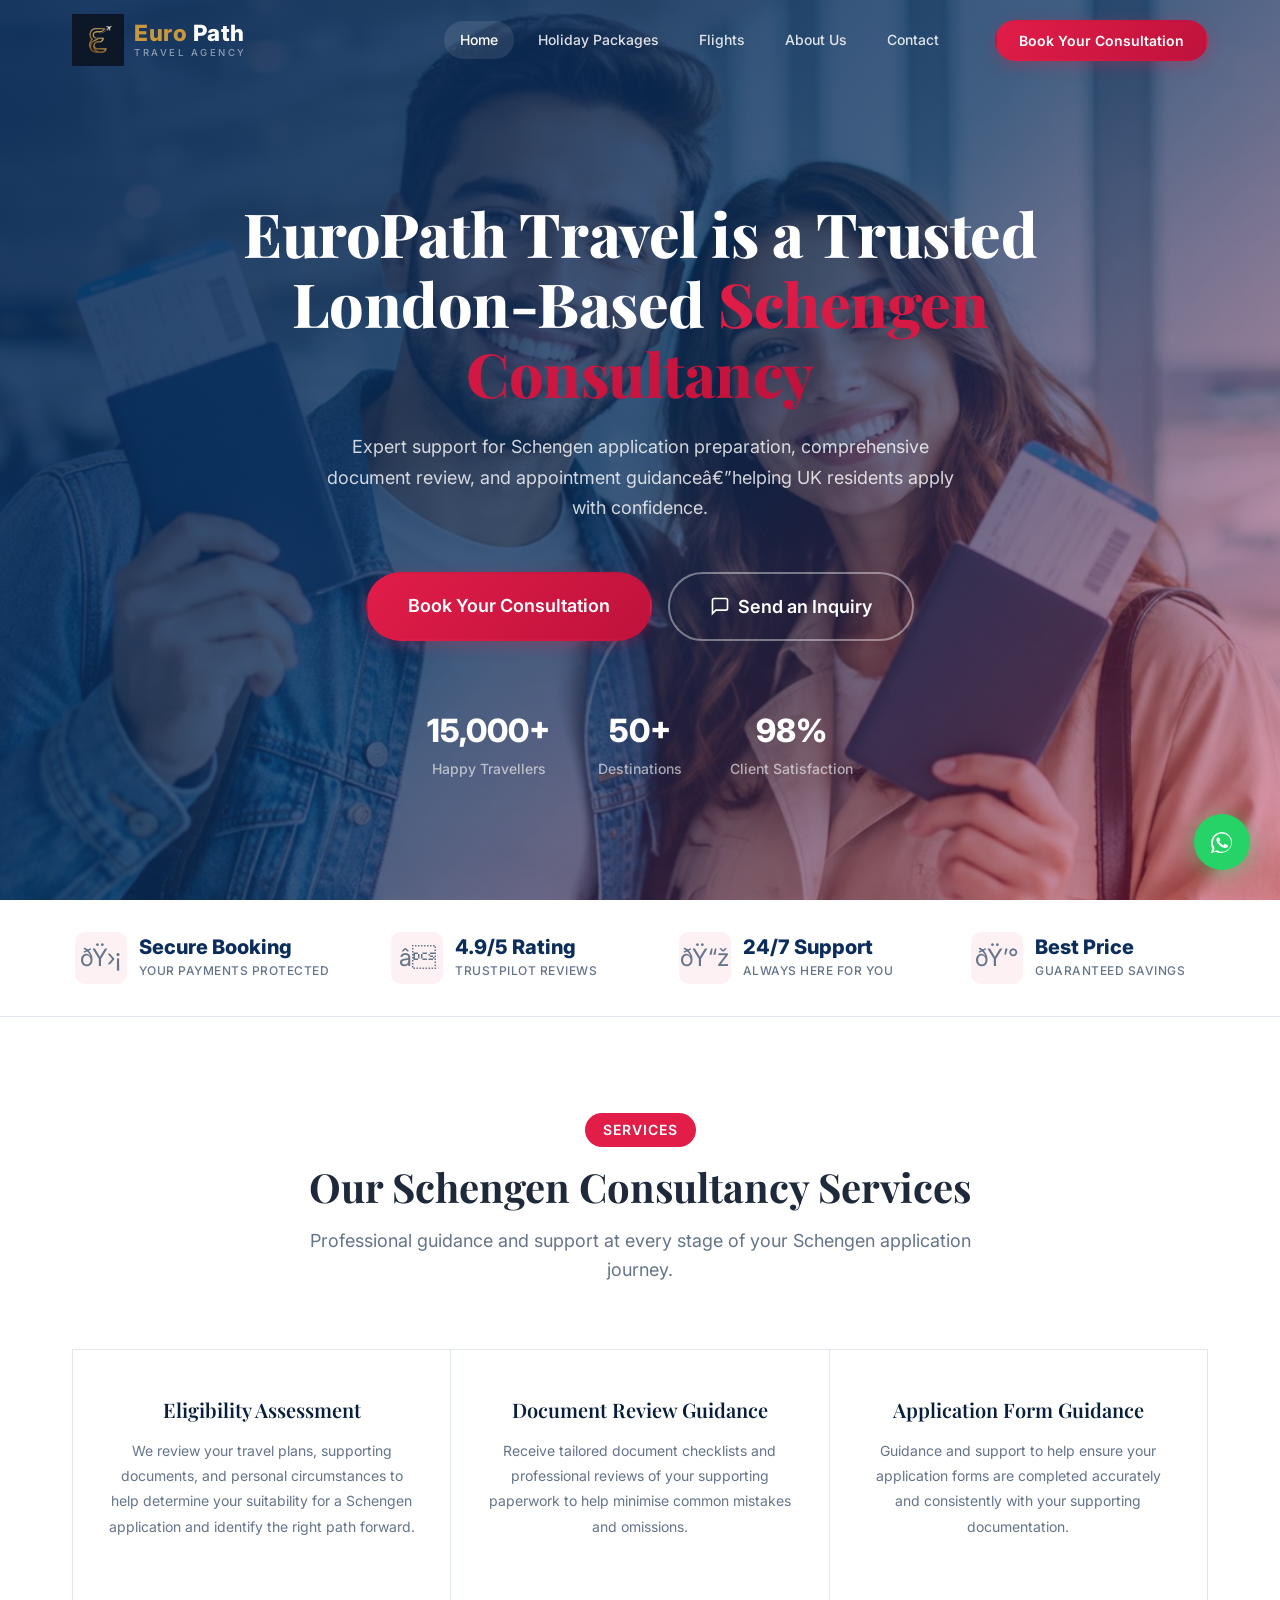
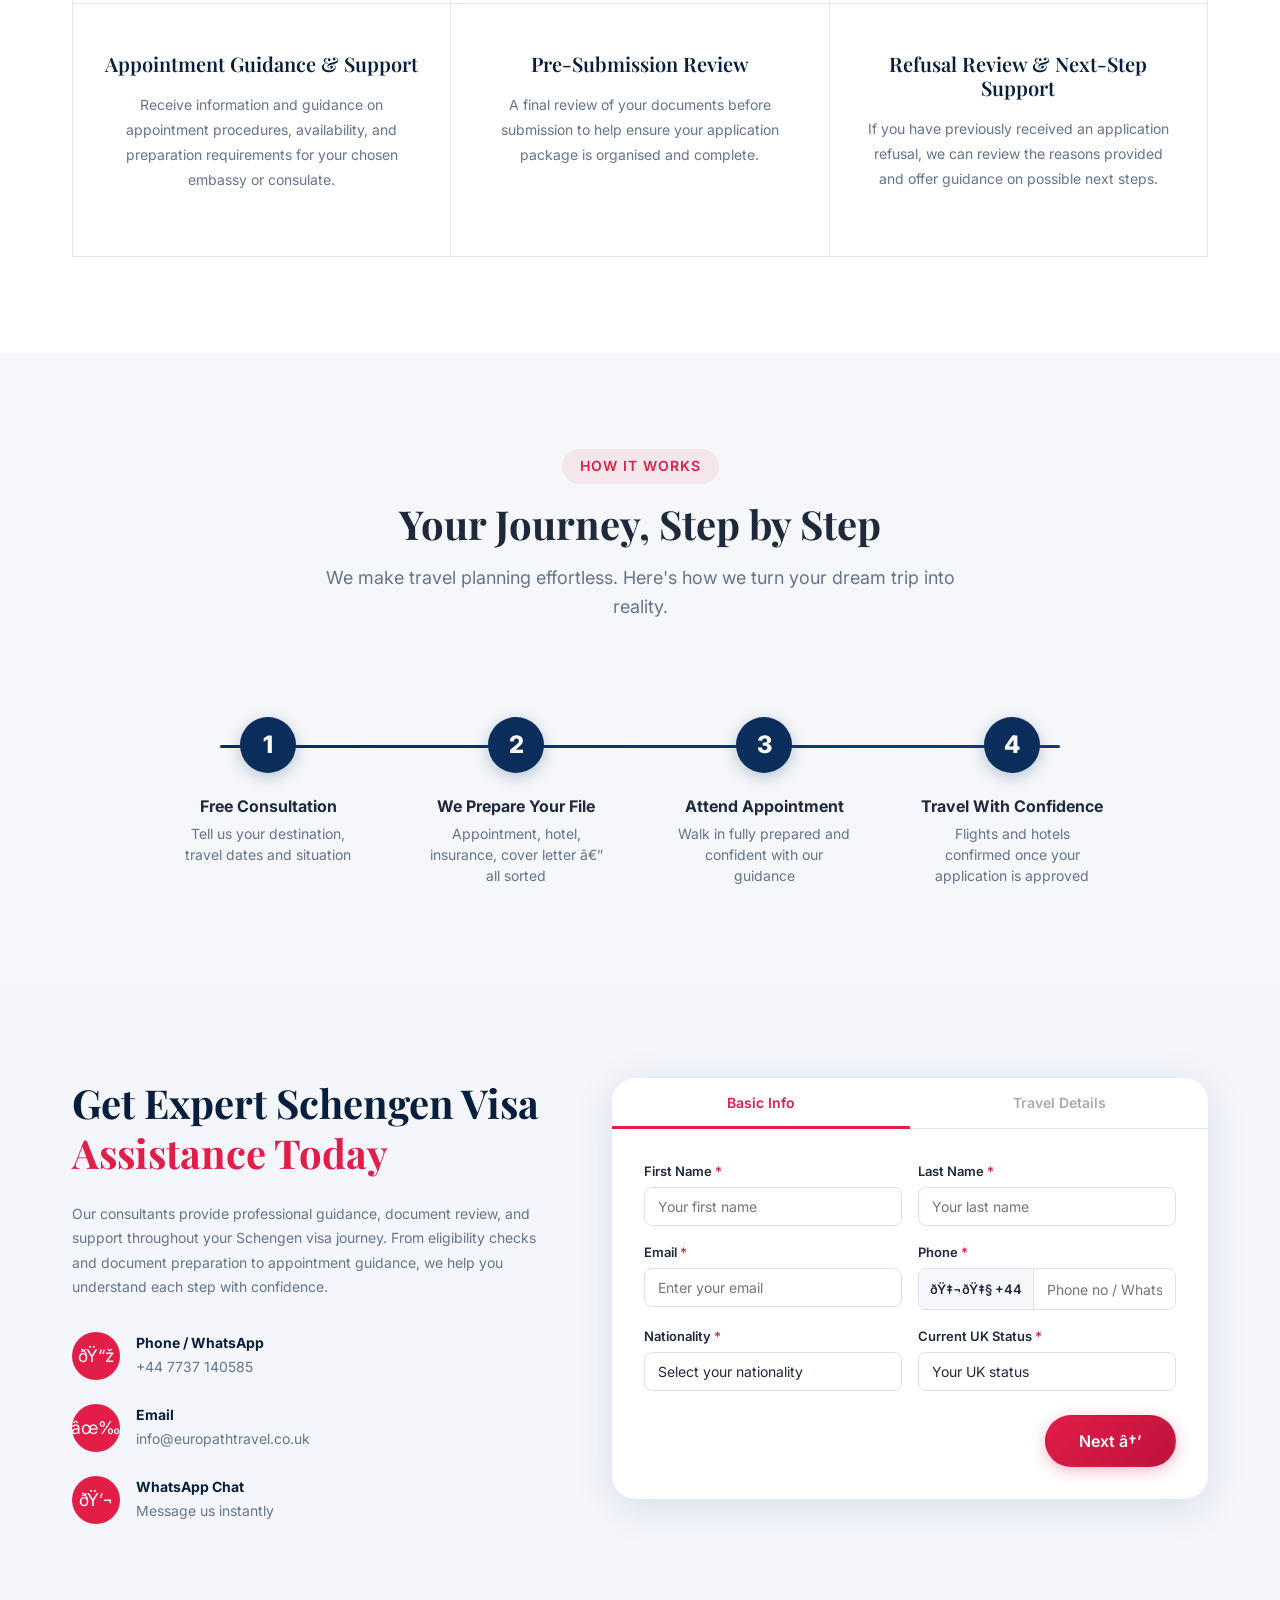
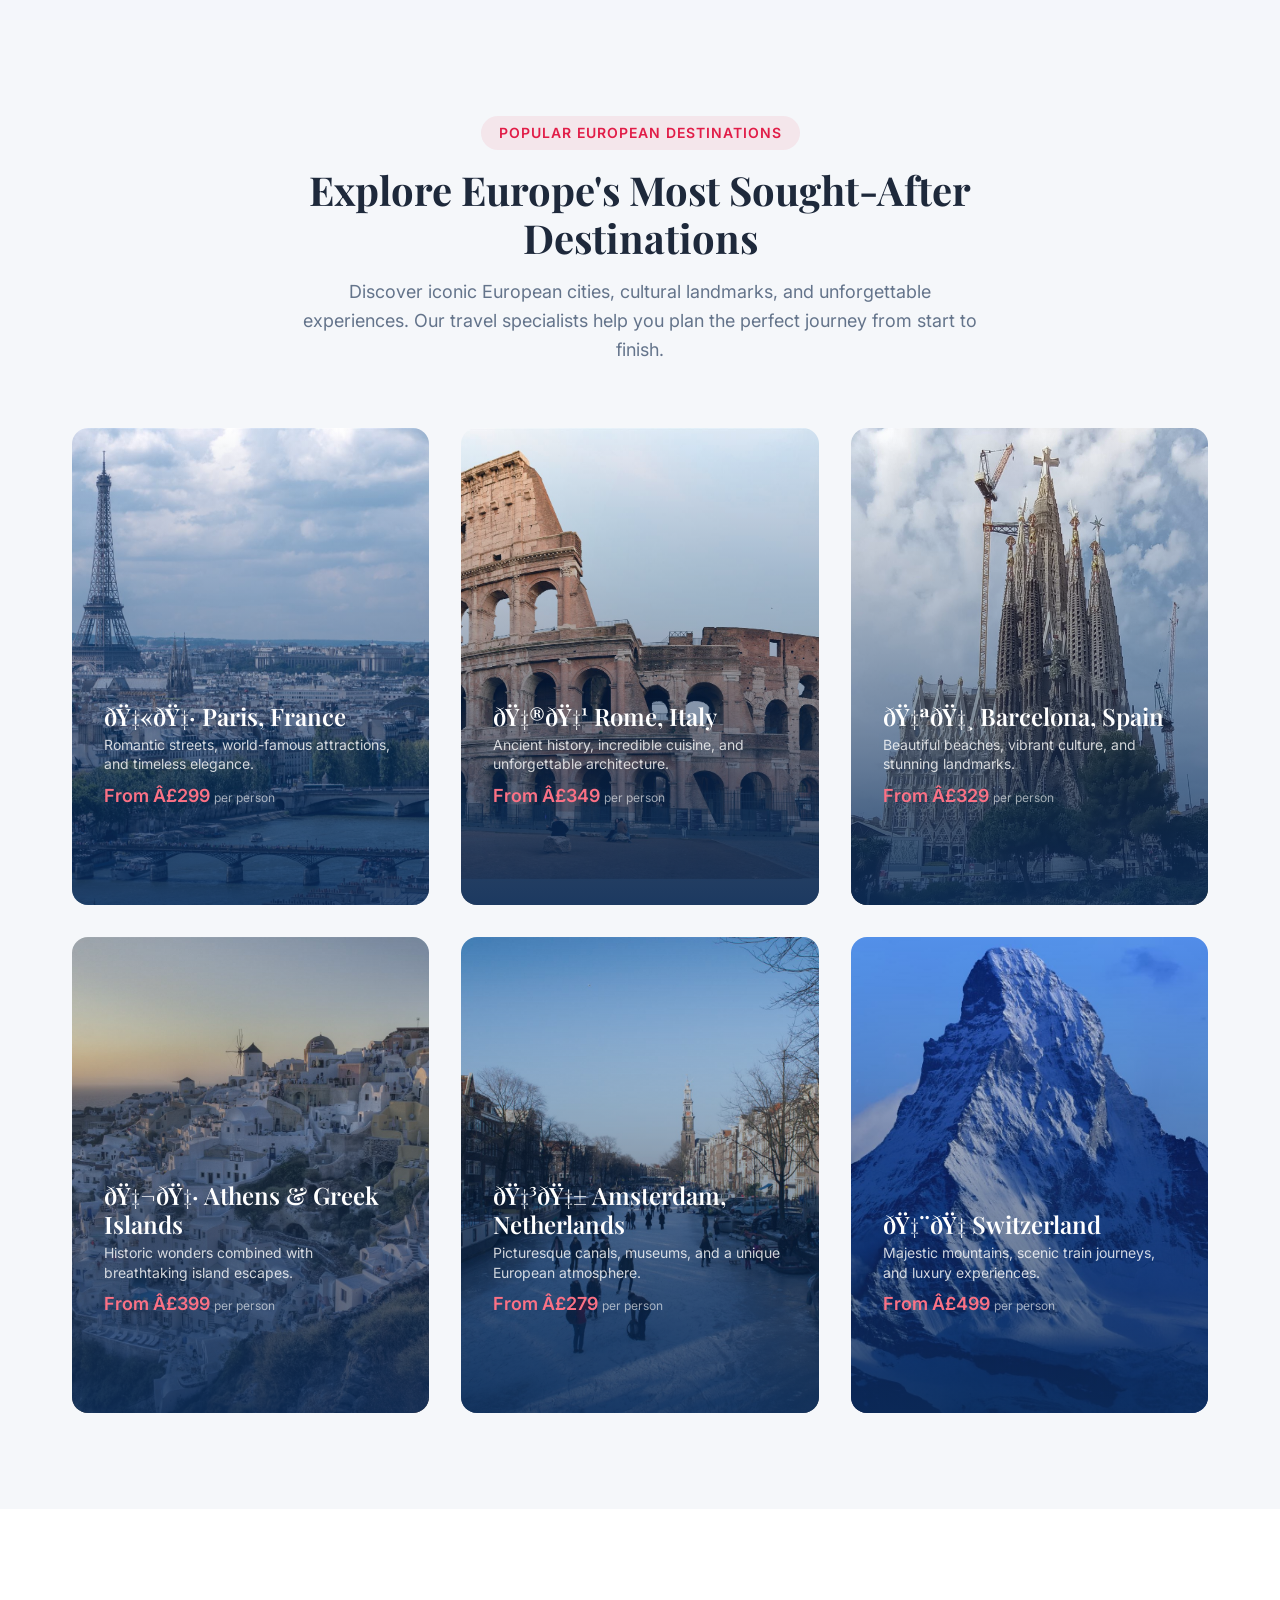
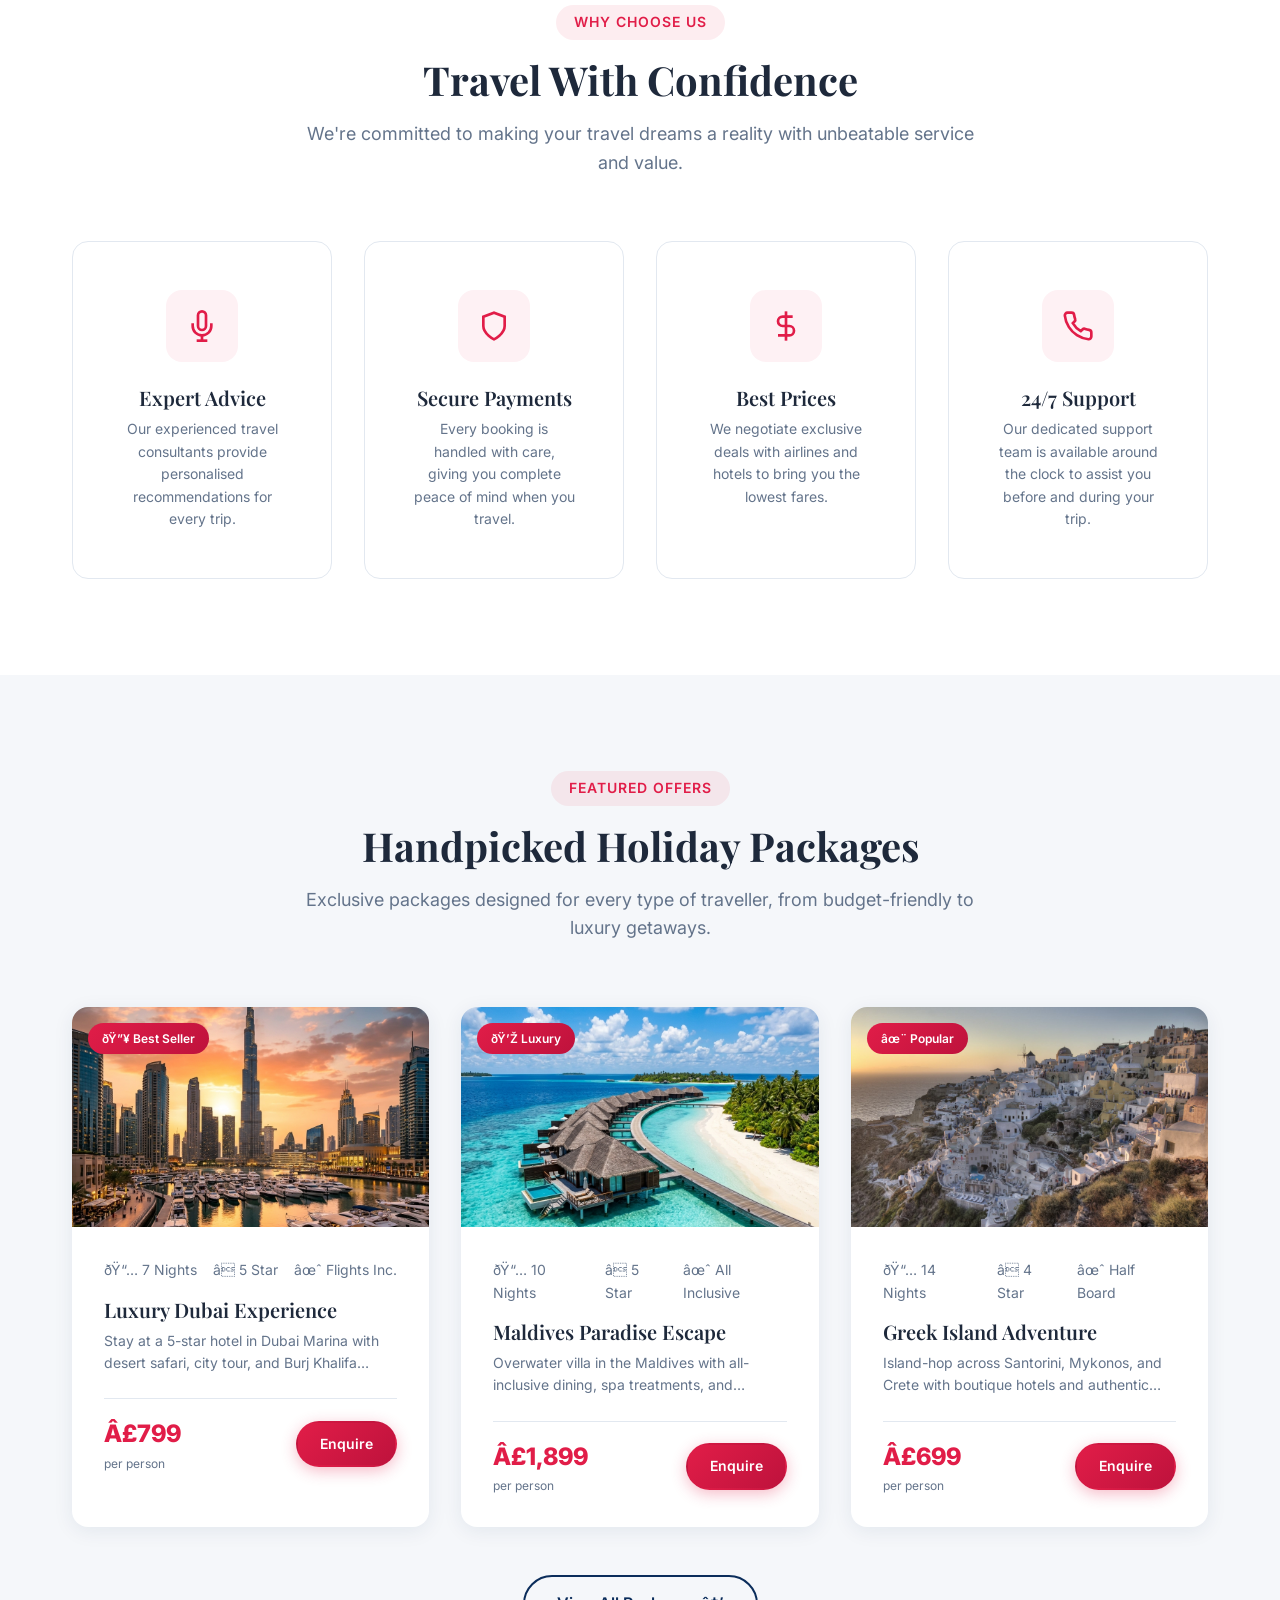
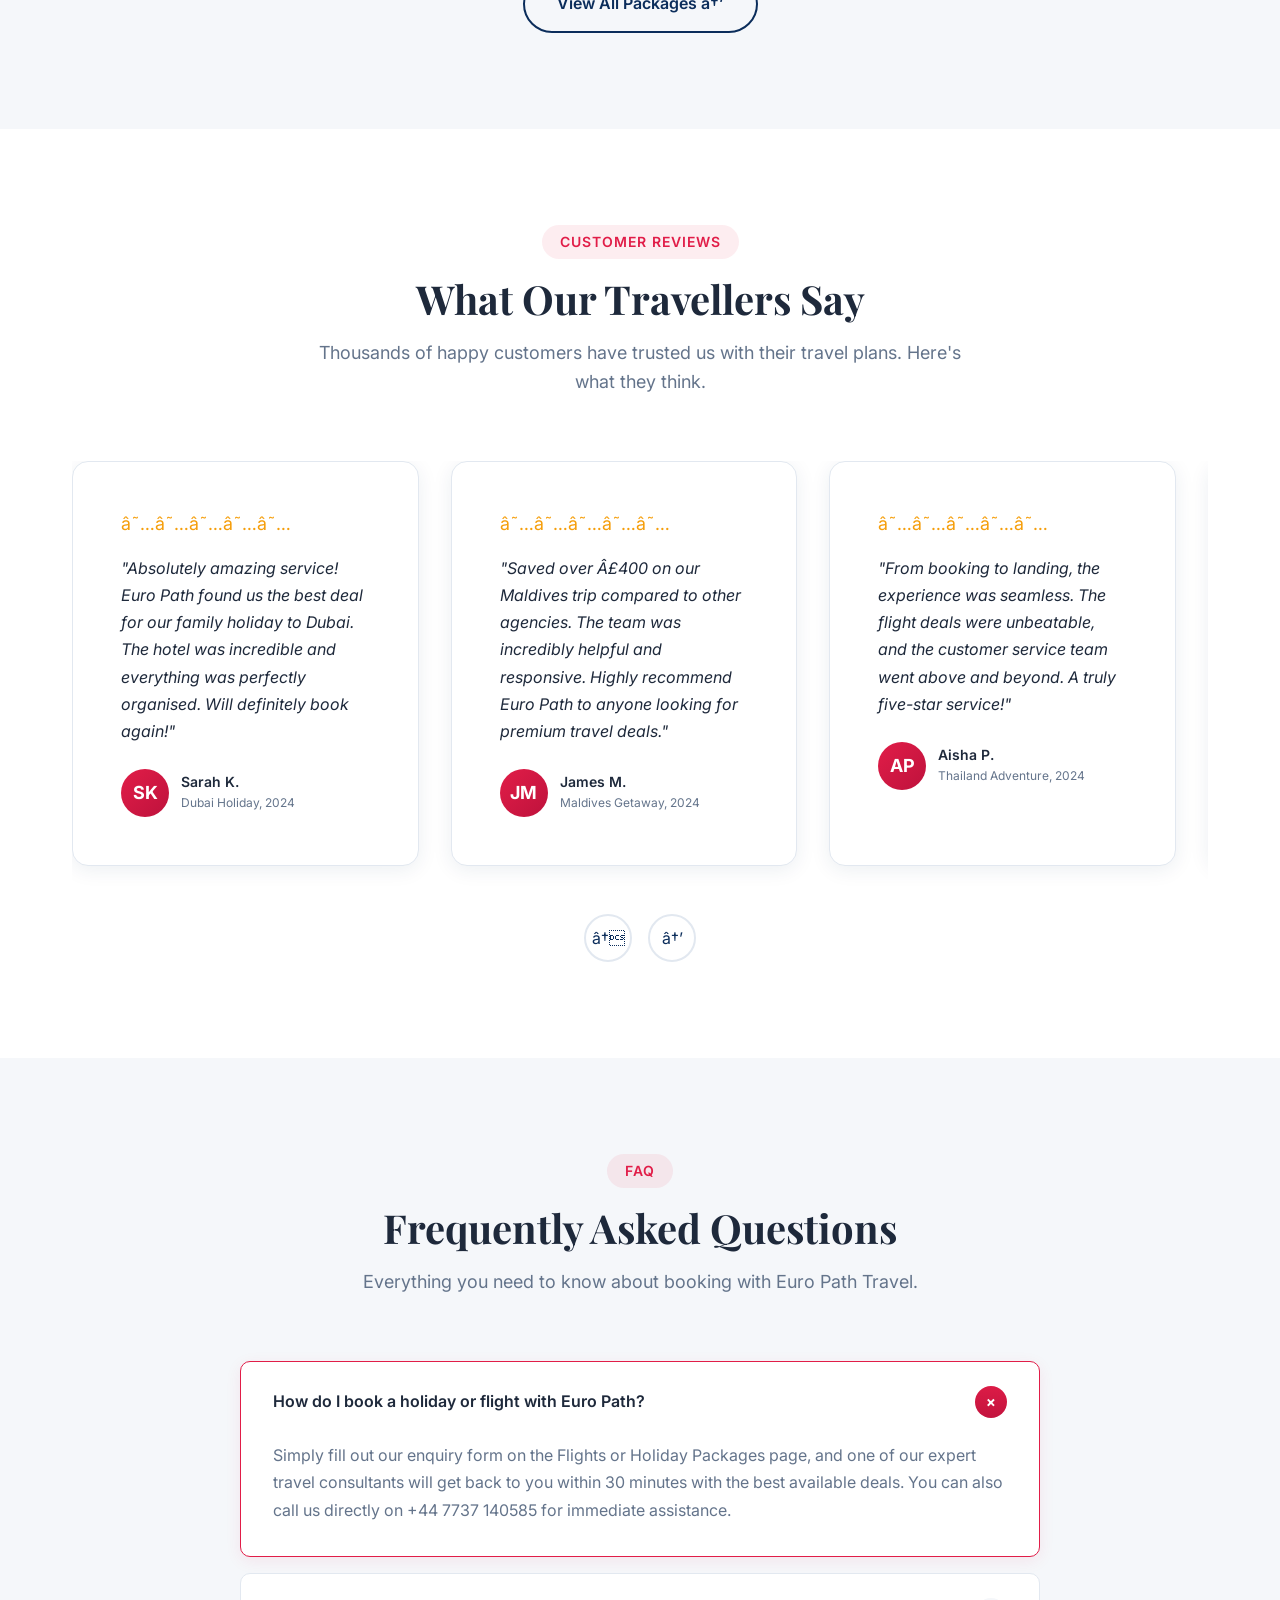
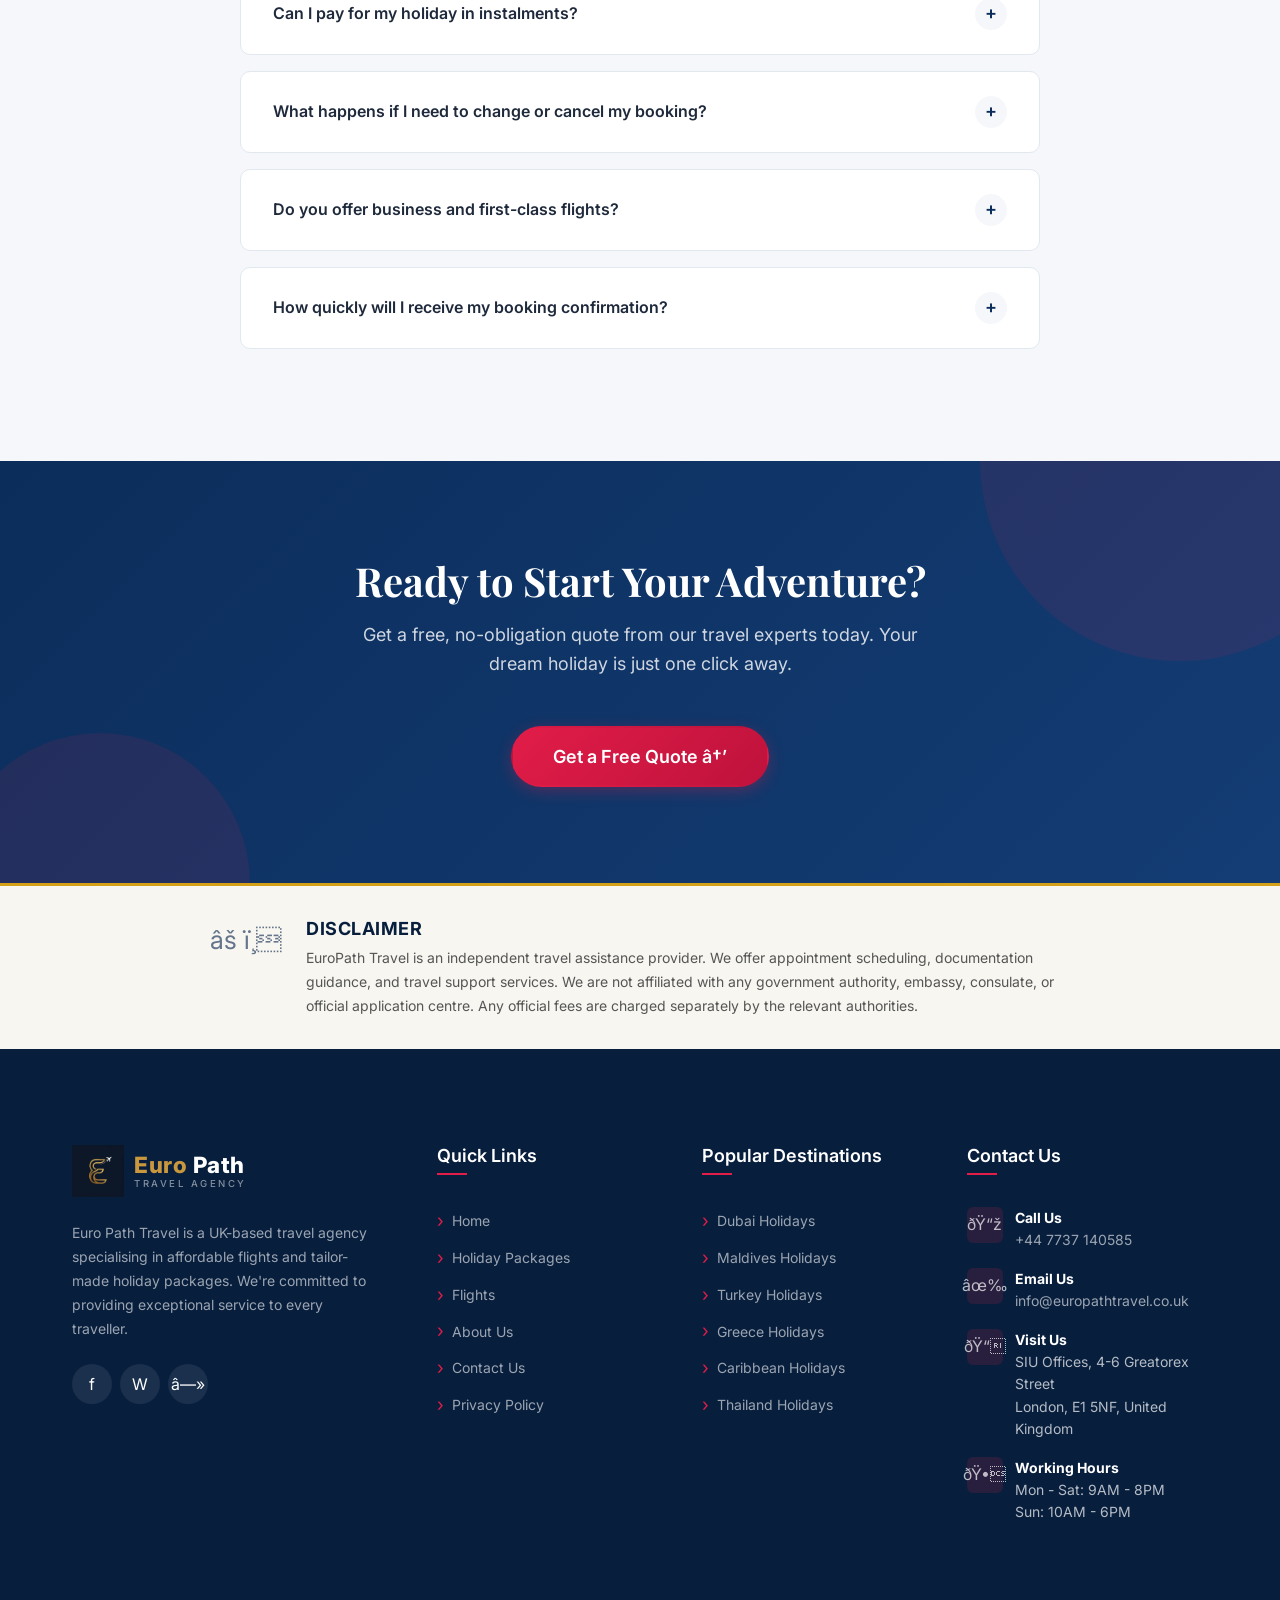
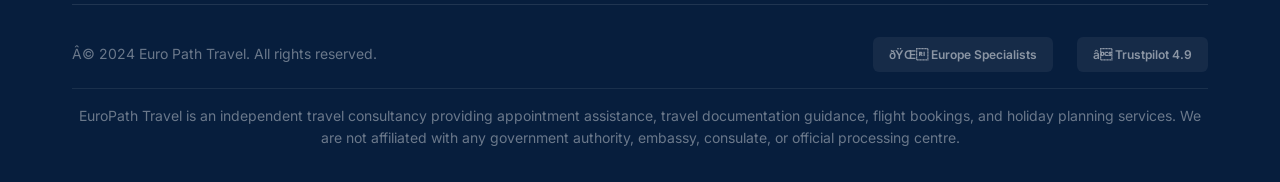
<file: index.html>
<!DOCTYPE html>
<html lang="en">
<head>
  <!-- Google tag (gtag.js) -->
  <script async src="https://www.googletagmanager.com/gtag/js?id=AW-18291988415"></script>
  <script>
    window.dataLayer = window.dataLayer || [];
    function gtag(){dataLayer.push(arguments);}
    gtag('js', new Date());

    gtag('config', 'AW-18291988415');
    gtag('config', 'G-J966X2J82V');
  </script>
  <!-- Meta Pixel Code -->
  <script>
  !function(f,b,e,v,n,t,s)
  {if(f.fbq)return;n=f.fbq=function(){n.callMethod?
  n.callMethod.apply(n,arguments):n.queue.push(arguments)};
  if(!f._fbq)f._fbq=n;n.push=n;n.loaded=!0;n.version='2.0';
  n.queue=[];t=b.createElement(e);t.async=!0;
  t.src=v;s=b.getElementsByTagName(e)[0];
  s.parentNode.insertBefore(t,s)}(window, document,'script',
  'https://connect.facebook.net/en_US/fbevents.js');
  fbq('init', '2125989114643503');
  fbq('track', 'PageView');
  </script>
  <noscript><img height="1" width="1" style="display:none"
  src="https://www.facebook.com/tr?id=2125989114643503&ev=PageView&noscript=1"
  /></noscript>
  <!-- End Meta Pixel Code -->
  <meta charset="UTF-8">
  <meta name="viewport" content="width=device-width, initial-scale=1.0">
  <title>EuroPath Travel | London-Based Schengen Consultancy</title>
  <meta name="description" content="London-based Schengen consultancy helping UK residents with document preparation, application review, appointment guidance, travel insurance, and itinerary planning.">
  <meta name="keywords" content="Schengen consultancy, Schengen application, UK Schengen visa help, London travel consultancy, document review, appointment guidance">

  <!-- Open Graph -->
  <meta property="og:title" content="EuroPath Travel | London-Based Schengen Consultancy">
  <meta property="og:description" content="London-based Schengen consultancy helping UK residents with document preparation, application review, appointment guidance, travel insurance, and itinerary planning.">
  <meta property="og:type" content="website">
  <meta property="og:url" content="https://europathtravel.co.uk/">
  
  <!-- Fonts -->
  <link rel="preconnect" href="https://fonts.googleapis.com">
  <link rel="preconnect" href="https://fonts.gstatic.com" crossorigin>
  <link href="https://fonts.googleapis.com/css2?family=Inter:wght@400;500;600;700;800&family=Playfair+Display:ital,wght@0,600;0,700;0,800;1,600;1,700&display=swap" rel="stylesheet">
  
  <!-- Styles -->
  <link rel="icon" type="image/png" href="images/favicon.png">
  <link rel="apple-touch-icon" href="images/favicon.png">
  <link rel="stylesheet" href="css/style.css">
  
  <!-- Schema.org -->
  <script type="application/ld+json">
  {
    "@context": "https://schema.org",
    "@type": "TravelAgency",
    "name": "Euro Path Travel",
    "url": "https://europathtravel.co.uk",
    "telephone": "+44-20-1234-5678",
    "address": {
      "@type": "PostalAddress",
      "streetAddress": "SIU Offices, 4-6 Greatorex Street",
      "addressLocality": "London",
      "postalCode": "E1 5NF",
      "addressCountry": "GB"
    }
  }
  </script>
</head>
<body>

  <!-- ===== HEADER ===== -->
  <header class="header transparent" id="header">
    <div class="container">
      <div class="header-inner">
        <a href="index.html" class="logo" aria-label="Euro Path Travel Home">
          <img src="images/logo-white.png" alt="Euro Path Travel"><div class="logo-text"><span class="brand-name"><span class="gold">Euro</span> Path</span><span class="brand-tagline">Travel Agency</span></div>
        </a>
        
        <nav class="nav" id="main-nav">
          <div class="nav-links">
            <a href="index.html" class="active">Home</a>
            <a href="holiday-packages.html">Holiday Packages</a>
            <a href="flights.html">Flights</a>
            <a href="about.html">About Us</a>
            <a href="contact.html">Contact</a>
          </div>
          <button type="button" class="btn btn-primary btn-sm nav-cta open-consultation-btn">Book Your Consultation</button>
        </nav>
        
        <button class="hamburger" id="hamburger" aria-label="Toggle menu">
          <span></span><span></span><span></span>
        </button>
      </div>
    </div>
  </header>

  <!-- Mobile Nav -->
  <div class="mobile-nav-overlay" id="mobile-nav">
    <div class="mobile-nav">
      <a href="index.html">Home</a>
      <a href="holiday-packages.html">Holiday Packages</a>
      <a href="flights.html">Flights</a>
      <a href="about.html">About Us</a>
      <a href="contact.html">Contact</a>
      <button type="button" class="btn btn-primary open-consultation-btn" style="margin-top:16px;">Book Your Consultation</button>
    </div>
  </div>

  <!-- ===== SEND A QUERY MODAL ===== -->
  <div class="query-modal-overlay" id="query-modal-overlay">
    <div class="query-modal">
      <button type="button" class="query-modal-close" id="query-modal-close" aria-label="Close">&times;</button>
      <div class="query-modal-body">
        <h3 class="query-modal-title">Get A Quote</h3>
        <p class="query-modal-sub">Complete the form below, and our visa consultant will get in touch with you as soon as possible.</p>

        <form id="query-form" novalidate>
          <input type="hidden" name="access_key" value="928235df-5d4d-4fe7-bce0-ea703df89a52">
          <input type="hidden" name="subject" value="📝 New Query — EuroPath Travel">
          <input type="hidden" name="form_type" value="Homepage Query Form">
          <input type="text" name="website" style="display:none" tabindex="-1" autocomplete="off">

          <div class="visa-field">
            <label>Name <span class="req">*</span></label>
            <input type="text" name="name" placeholder="Your full name" required>
          </div>
          <div class="visa-field">
            <label>Email <span class="req">*</span></label>
            <input type="email" name="email" placeholder="Enter your email" required>
          </div>
          <div class="visa-field">
            <label>Contact <span class="req">*</span></label>
            <div class="visa-phone-wrap">
              <span class="visa-phone-prefix">🇬🇧 +44</span>
              <input type="tel" name="contact" placeholder="Phone no / WhatsApp" required>
            </div>
          </div>
          <div class="visa-field">
            <label>Nationality <span class="req">*</span></label>
            <select name="nationality" required>
              <option value="">Select your nationality</option>
              <option>Pakistani</option>
              <option>Indian</option>
              <option>Bangladeshi</option>
              <option>Nigerian</option>
              <option>Ghanaian</option>
              <option>Sri Lankan</option>
              <option>Nepalese</option>
              <option>Afghan</option>
              <option>Egyptian</option>
              <option>Turkish</option>
              <option>Iranian</option>
              <option>Iraqi</option>
              <option>Zimbabwean</option>
              <option>South African</option>
              <option>Chinese</option>
              <option>Filipino</option>
              <option>Other</option>
            </select>
          </div>
          <div class="visa-field">
            <label>UK Visa Status <span class="req">*</span></label>
            <select name="uk_visa_status" required>
              <option value="">Your UK visa status</option>
              <option>British Citizen</option>
              <option>ILR (Indefinite Leave to Remain)</option>
              <option>EU Settled Status</option>
              <option>EU Pre-Settled Status</option>
              <option>Skilled Worker Visa</option>
              <option>Student Visa</option>
              <option>Graduate Visa</option>
              <option>Family / Spouse Visa</option>
              <option>Visitor Visa</option>
              <option>Other</option>
            </select>
          </div>
          <div class="visa-field">
            <label>Best Time To Call <span class="req">*</span></label>
            <select name="best_time_to_call" required>
              <option value="">Select best time to call</option>
              <option>Morning (9AM – 12PM)</option>
              <option>Afternoon (12PM – 4PM)</option>
              <option>Evening (4PM – 8PM)</option>
              <option>Anytime</option>
            </select>
          </div>

          <div class="visa-actions">
            <button type="submit" class="btn btn-primary" style="width:100%; justify-content:center;">Submit Query</button>
          </div>
        </form>

        <div class="visa-confirm" id="query-confirm">
          <div class="success-anim">
            <svg viewBox="0 0 52 52" aria-hidden="true">
              <circle class="success-circle" cx="26" cy="26" r="24" fill="none"/>
              <path class="success-tick" fill="none" d="M15 27l8 8 15-16"/>
            </svg>
          </div>
          <h3 class="success-text-1">Thank You!</h3>
          <p class="success-text-2">Your query has been received. Redirecting you now…</p>
        </div>
      </div>
    </div>
  </div>

  <!-- ===== BOOK YOUR CONSULTATION MODAL ===== -->
  <div class="query-modal-overlay" id="consultation-modal-overlay">
    <div class="query-modal">
      <button type="button" class="query-modal-close" id="consultation-modal-close" aria-label="Close">&times;</button>
      <div class="query-modal-body">
        <h3 class="query-modal-title">Book Your Consultation</h3>
        <p class="query-modal-sub">Complete the form below, and our visa consultant will get in touch with you as soon as possible.</p>

        <form id="consultation-form" novalidate>
          <input type="hidden" name="access_key" value="928235df-5d4d-4fe7-bce0-ea703df89a52">
          <input type="hidden" name="subject" value="📅 New Consultation Booking — EuroPath Travel">
          <input type="hidden" name="form_type" value="Consultation Booking">
          <input type="text" name="website" style="display:none" tabindex="-1" autocomplete="off">

          <div class="visa-field">
            <label>Full Name <span class="req">*</span></label>
            <input type="text" name="name" placeholder="Your full name" required>
          </div>
          <div class="visa-field">
            <label>Email <span class="req">*</span></label>
            <input type="email" name="email" placeholder="Enter your email" required>
          </div>
          <div class="visa-field">
            <label>Phone <span class="req">*</span></label>
            <input type="tel" name="phone" placeholder="+44 7xxx xxx xxx" required>
          </div>
          <div class="visa-field">
            <label>Nationality <span class="req">*</span></label>
            <select name="nationality" required>
              <option value="">Select your nationality</option>
              <option>Pakistani</option>
              <option>Indian</option>
              <option>Bangladeshi</option>
              <option>Nigerian</option>
              <option>Ghanaian</option>
              <option>Sri Lankan</option>
              <option>Nepalese</option>
              <option>Afghan</option>
              <option>Egyptian</option>
              <option>Turkish</option>
              <option>Iranian</option>
              <option>Iraqi</option>
              <option>Zimbabwean</option>
              <option>South African</option>
              <option>Chinese</option>
              <option>Filipino</option>
              <option>Other</option>
            </select>
          </div>
          <div class="visa-field">
            <label>Message <span class="req">*</span></label>
            <textarea name="message" rows="3" placeholder="Tell us about your travel plans or questions..." required></textarea>
          </div>

          <div class="visa-actions">
            <button type="submit" class="btn btn-primary" style="width:100%; justify-content:center;">Book Consultation</button>
          </div>
        </form>

        <div class="visa-confirm" id="consultation-confirm">
          <div class="success-anim">
            <svg viewBox="0 0 52 52" aria-hidden="true">
              <circle class="success-circle" cx="26" cy="26" r="24" fill="none"/>
              <path class="success-tick" fill="none" d="M15 27l8 8 15-16"/>
            </svg>
          </div>
          <h3 class="success-text-1">Thank You!</h3>
          <p class="success-text-2">Your consultation request has been received. Redirecting you now…</p>
        </div>
      </div>
    </div>
  </div>

  <main>
    <!-- ===== HERO SECTION ===== -->
    <section class="hero" id="hero">
      <div class="hero-bg">
        <img src="images/hero-bg.jpg" alt="Smiling couple holding passports and boarding passes at the airport" loading="eager">
      </div>
      <div class="hero-overlay"></div>
      
      <div class="container">
        <div class="hero-content hero-content--centered">
          <div class="hero-text hero-text--centered">
            <h1>EuroPath Travel is a Trusted London-Based <span class="highlight">Schengen Consultancy</span></h1>

            <p class="hero-desc">
              Expert support for Schengen application preparation, comprehensive document review, and appointment guidance—helping UK residents apply with confidence.
            </p>

            <div class="hero-buttons">
              <a href="contact.html" class="btn btn-primary btn-lg">Book Your Consultation</a>
              <button type="button" class="btn btn-outline-white btn-lg open-query-btn">
                <svg width="20" height="20" viewBox="0 0 24 24" fill="none" stroke="currentColor" stroke-width="2"><path d="M21 15a2 2 0 0 1-2 2H7l-4 4V5a2 2 0 0 1 2-2h14a2 2 0 0 1 2 2z"/></svg>
                Send an Inquiry
              </button>
            </div>

            <div class="hero-stats">
              <div class="hero-stat">
                <span class="number" data-count="15000" data-suffix="+">0</span>
                <span class="label">Happy Travellers</span>
              </div>
              <div class="hero-stat">
                <span class="number" data-count="50" data-suffix="+">0</span>
                <span class="label">Destinations</span>
              </div>
              <div class="hero-stat">
                <span class="number" data-count="98" data-suffix="%">0</span>
                <span class="label">Client Satisfaction</span>
              </div>
            </div>
          </div>
        </div>
      </div>
    </section>

    <!-- ===== TRUST BAR ===== -->
    <section class="trust-bar" id="trust-bar">
      <div class="container">
        <div class="trust-bar-inner">
          <div class="trust-item reveal">
            <div class="trust-icon">🛡</div>
            <div>
              <h4>Secure Booking</h4>
              <p>Your payments protected</p>
            </div>
          </div>
          <div class="trust-item reveal">
            <div class="trust-icon">⭐</div>
            <div>
              <h4>4.9/5 Rating</h4>
              <p>Trustpilot reviews</p>
            </div>
          </div>
          <div class="trust-item reveal">
            <div class="trust-icon">📞</div>
            <div>
              <h4>24/7 Support</h4>
              <p>Always here for you</p>
            </div>
          </div>
          <div class="trust-item reveal">
            <div class="trust-icon">💰</div>
            <div>
              <h4>Best Price</h4>
              <p>Guaranteed savings</p>
            </div>
          </div>
        </div>
      </div>
    </section>

    <!-- ===== OUR SERVICES ===== -->
    <section class="section" id="services">
      <div class="container">
        <div class="section-header reveal">
          <span class="section-tag section-tag--solid">Services</span>
          <h2>Our Schengen Consultancy Services</h2>
          <p>Professional guidance and support at every stage of your Schengen application journey.</p>
        </div>

        <div class="consult-grid reveal">
          <div class="consult-item">
            <h3>Eligibility Assessment</h3>
            <p>We review your travel plans, supporting documents, and personal circumstances to help determine your suitability for a Schengen application and identify the right path forward.</p>
          </div>
          <div class="consult-item">
            <h3>Document Review Guidance</h3>
            <p>Receive tailored document checklists and professional reviews of your supporting paperwork to help minimise common mistakes and omissions.</p>
          </div>
          <div class="consult-item">
            <h3>Application Form Guidance</h3>
            <p>Guidance and support to help ensure your application forms are completed accurately and consistently with your supporting documentation.</p>
          </div>
          <div class="consult-item">
            <h3>Appointment Guidance &amp; Support</h3>
            <p>Receive information and guidance on appointment procedures, availability, and preparation requirements for your chosen embassy or consulate.</p>
          </div>
          <div class="consult-item">
            <h3>Pre-Submission Review</h3>
            <p>A final review of your documents before submission to help ensure your application package is organised and complete.</p>
          </div>
          <div class="consult-item">
            <h3>Refusal Review &amp; Next-Step Support</h3>
            <p>If you have previously received an application refusal, we can review the reasons provided and offer guidance on possible next steps.</p>
          </div>
        </div>
      </div>
    </section>

    <!-- ===== HOW IT WORKS ===== -->
    <section class="section bg-light" id="how-it-works">
      <div class="container">
        <div class="section-header reveal">
          <span class="section-tag">How It Works</span>
          <h2>Your Journey, Step by Step</h2>
          <p>We make travel planning effortless. Here's how we turn your dream trip into reality.</p>
        </div>
        
        <div class="steps-container reveal">
          <div class="steps-line"></div>
          
          <div class="step-item">
            <div class="step-number">1</div>
            <h4>Free Consultation</h4>
            <p>Tell us your destination, travel dates and situation</p>
          </div>
          
          <div class="step-item">
            <div class="step-number">2</div>
            <h4>We Prepare Your File</h4>
            <p>Appointment, hotel, insurance, cover letter — all sorted</p>
          </div>
          
          <div class="step-item">
            <div class="step-number">3</div>
            <h4>Attend Appointment</h4>
            <p>Walk in fully prepared and confident with our guidance</p>
          </div>
          
          <div class="step-item">
            <div class="step-number">4</div>
            <h4>Travel With Confidence</h4>
            <p>Flights and hotels confirmed once your application is approved</p>
          </div>
        </div>
      </div>
    </section>

    <!-- ===== SCHENGEN VISA INQUIRY ===== -->
    <section class="section visa-inquiry-section" id="visa-inquiry">
      <div class="container">
        <div class="visa-inquiry-grid">

          <!-- Left: Info -->
          <div class="visa-inquiry-info reveal-left">
            <h2 class="visa-info-heading">Get Expert Schengen Visa <span class="highlight">Assistance Today</span></h2>
            <p class="visa-info-desc">Our consultants provide professional guidance, document review, and support throughout your Schengen visa journey. From eligibility checks and document preparation to appointment guidance, we help you understand each step with confidence.</p>
            <ul class="visa-contact-list">
              <li>
                <div class="visa-cicon">📞</div>
                <div>
                  <strong>Phone / WhatsApp</strong>
                  <span><a href="tel:+447737140585" style="color:inherit;">+44 7737 140585</a></span>
                </div>
              </li>
              <li>
                <div class="visa-cicon">✉</div>
                <div>
                  <strong>Email</strong>
                  <span><a href="mailto:info@europathtravel.co.uk" style="color:inherit;">info@europathtravel.co.uk</a></span>
                </div>
              </li>
              <li>
                <div class="visa-cicon">💬</div>
                <div>
                  <strong>WhatsApp Chat</strong>
                  <span><a href="https://wa.me/447737140585" target="_blank" rel="noopener" style="color:inherit;">Message us instantly</a></span>
                </div>
              </li>
            </ul>
          </div>

          <!-- Right: Multi-step form -->
          <div class="visa-form-card reveal-right">

            <!-- Progress -->
            <div class="visa-progress">
              <div class="visa-progress-step active" data-vstep="1">Basic Info</div>
              <div class="visa-progress-step" data-vstep="2">Travel Details</div>
            </div>

            <!-- Form -->
            <div class="visa-form-body">
              <form id="visa-inquiry-form" novalidate>
                <input type="hidden" name="access_key" value="928235df-5d4d-4fe7-bce0-ea703df89a52">
                <input type="hidden" name="subject" value="🛂 New Schengen Visa Enquiry — EuroPath Travel">
                <input type="hidden" name="form_type" value="Schengen Visa Enquiry">

                <!-- Step 1: Basic Info -->
                <div class="visa-step active" id="vstep-1">
                  <div class="visa-row">
                    <div class="visa-field">
                      <label>First Name <span class="req">*</span></label>
                      <input type="text" name="first_name" placeholder="Your first name" required>
                    </div>
                    <div class="visa-field">
                      <label>Last Name <span class="req">*</span></label>
                      <input type="text" name="last_name" placeholder="Your last name" required>
                    </div>
                  </div>
                  <div class="visa-row">
                    <div class="visa-field">
                      <label>Email <span class="req">*</span></label>
                      <input type="email" name="email" placeholder="Enter your email" required>
                    </div>
                    <div class="visa-field">
                      <label>Phone <span class="req">*</span></label>
                      <div class="visa-phone-wrap">
                        <span class="visa-phone-prefix">🇬🇧 +44</span>
                        <input type="tel" name="phone" placeholder="Phone no / WhatsApp" required>
                      </div>
                    </div>
                  </div>
                  <div class="visa-row">
                    <div class="visa-field">
                      <label>Nationality <span class="req">*</span></label>
                      <select name="nationality" required>
                        <option value="">Select your nationality</option>
                        <option>Pakistani</option>
                        <option>Indian</option>
                        <option>Bangladeshi</option>
                        <option>Nigerian</option>
                        <option>Ghanaian</option>
                        <option>Sri Lankan</option>
                        <option>Nepalese</option>
                        <option>Afghan</option>
                        <option>Egyptian</option>
                        <option>Turkish</option>
                        <option>Iranian</option>
                        <option>Iraqi</option>
                        <option>Zimbabwean</option>
                        <option>South African</option>
                        <option>Chinese</option>
                        <option>Filipino</option>
                        <option>Other</option>
                      </select>
                    </div>
                    <div class="visa-field">
                      <label>Current UK Status <span class="req">*</span></label>
                      <select name="uk_status" required>
                        <option value="">Your UK status</option>
                        <option>British Citizen</option>
                        <option>ILR (Indefinite Leave to Remain)</option>
                        <option>EU Settled Status</option>
                        <option>EU Pre-Settled Status</option>
                        <option>Skilled Worker Visa</option>
                        <option>Student Visa</option>
                        <option>Graduate Visa</option>
                        <option>Family / Spouse Visa</option>
                        <option>Visitor Visa</option>
                        <option>Other</option>
                      </select>
                    </div>
                  </div>
                  <div class="visa-actions">
                    <button type="button" class="btn btn-primary visa-next">Next →</button>
                  </div>
                </div>

                <!-- Step 2: Travel Details -->
                <div class="visa-step" id="vstep-2">
                  <div class="visa-row">
                    <div class="visa-field">
                      <label>Destination Country <span class="req">*</span></label>
                      <select name="destination" required>
                        <option value="">Select destination</option>
                        <option>France</option>
                        <option>Germany</option>
                        <option>Italy</option>
                        <option>Spain</option>
                        <option>Netherlands</option>
                        <option>Greece</option>
                        <option>Switzerland</option>
                        <option>Austria</option>
                        <option>Belgium</option>
                        <option>Portugal</option>
                        <option>Czech Republic</option>
                        <option>Poland</option>
                        <option>Hungary</option>
                        <option>Sweden</option>
                        <option>Norway</option>
                        <option>Other Schengen Country</option>
                      </select>
                    </div>
                    <div class="visa-field">
                      <label>Planned Travel Date <span class="req">*</span></label>
                      <input type="date" name="travel_date" required>
                    </div>
                  </div>
                  <div class="visa-row">
                    <div class="visa-field">
                      <label>Purpose of Travel <span class="req">*</span></label>
                      <select name="purpose" required>
                        <option value="">Select purpose</option>
                        <option>Tourism / Holiday</option>
                        <option>Business</option>
                        <option>Family Visit</option>
                        <option>Medical</option>
                        <option>Study</option>
                        <option>Other</option>
                      </select>
                    </div>
                    <div class="visa-field">
                      <label>Duration of Stay</label>
                      <select name="duration">
                        <option value="">Select duration</option>
                        <option>Up to 7 days</option>
                        <option>8 – 14 days</option>
                        <option>15 – 30 days</option>
                        <option>More than 30 days</option>
                      </select>
                    </div>
                  </div>
                  <div class="visa-row full">
                    <div class="visa-field">
                      <label>Additional Information</label>
                      <textarea name="message" rows="3" placeholder="Any details about your trip, previous visa refusals, or specific requirements..."></textarea>
                    </div>
                  </div>
                  <div class="visa-actions space-between">
                    <button type="button" class="btn btn-outline visa-prev">← Back</button>
                    <button type="submit" class="btn btn-primary">Submit Enquiry</button>
                  </div>
                </div>
              </form>

              <!-- Confirmation -->
              <div class="visa-confirm" id="visa-confirm">
                <div class="success-anim">
                  <svg viewBox="0 0 52 52" aria-hidden="true">
                    <circle class="success-circle" cx="26" cy="26" r="24" fill="none"/>
                    <path class="success-tick" fill="none" d="M15 27l8 8 15-16"/>
                  </svg>
                </div>
                <h3 class="success-text-1">Thank You!</h3>
                <p class="success-text-2">Your enquiry has been received. Our Schengen visa specialists will contact you within <strong>30 minutes</strong> to discuss your application.</p>
                <a href="contact.html" class="btn btn-outline success-text-3" style="margin-top:16px;">Contact Us</a>
              </div>
            </div>
          </div>

        </div>
      </div>
    </section>

    <!-- ===== POPULAR DESTINATIONS ===== -->
    <section class="section bg-light" id="destinations">
      <div class="container">
        <div class="section-header reveal">
          <span class="section-tag">Popular European Destinations</span>
          <h2>Explore Europe's Most Sought-After Destinations</h2>
          <p>Discover iconic European cities, cultural landmarks, and unforgettable experiences. Our travel specialists help you plan the perfect journey from start to finish.</p>
        </div>

        <div class="grid grid-3 stagger-children">
          <div class="dest-card reveal">
            <img src="images/paris.jpg" alt="Paris Eiffel Tower at sunset" loading="lazy">
            <div class="dest-card-overlay">
              <h3>🇫🇷 Paris, France</h3>
              <p class="dest-desc">Romantic streets, world-famous attractions, and timeless elegance.</p>
              <p class="price">From £299 <small>per person</small></p>
              <a href="holiday-packages.html" class="btn btn-primary btn-sm">Explore France</a>
            </div>
          </div>

          <div class="dest-card reveal">
            <img src="images/rome.jpg" alt="Rome Colosseum and ancient ruins" loading="lazy">
            <div class="dest-card-overlay">
              <h3>🇮🇹 Rome, Italy</h3>
              <p class="dest-desc">Ancient history, incredible cuisine, and unforgettable architecture.</p>
              <p class="price">From £349 <small>per person</small></p>
              <a href="holiday-packages.html" class="btn btn-primary btn-sm">Explore Italy</a>
            </div>
          </div>

          <div class="dest-card reveal">
            <img src="images/barcelona.jpg" alt="Barcelona Sagrada Familia and coastline" loading="lazy">
            <div class="dest-card-overlay">
              <h3>🇪🇸 Barcelona, Spain</h3>
              <p class="dest-desc">Beautiful beaches, vibrant culture, and stunning landmarks.</p>
              <p class="price">From £329 <small>per person</small></p>
              <a href="holiday-packages.html" class="btn btn-primary btn-sm">Explore Spain</a>
            </div>
          </div>

          <div class="dest-card reveal">
            <img src="images/greece.jpg" alt="Oia, Santorini at sunset" loading="lazy">
            <div class="dest-card-overlay">
              <h3>🇬🇷 Athens & Greek Islands</h3>
              <p class="dest-desc">Historic wonders combined with breathtaking island escapes.</p>
              <p class="price">From £399 <small>per person</small></p>
              <a href="holiday-packages.html" class="btn btn-primary btn-sm">Explore Greece</a>
            </div>
          </div>

          <div class="dest-card reveal">
            <img src="images/amsterdam.jpg" alt="Amsterdam canals and historic architecture" loading="lazy">
            <div class="dest-card-overlay">
              <h3>🇳🇱 Amsterdam, Netherlands</h3>
              <p class="dest-desc">Picturesque canals, museums, and a unique European atmosphere.</p>
              <p class="price">From £279 <small>per person</small></p>
              <a href="holiday-packages.html" class="btn btn-primary btn-sm">Explore Netherlands</a>
            </div>
          </div>

          <div class="dest-card reveal">
            <img src="images/switzerland.jpg" alt="Matterhorn and Swiss Alps scenery" loading="lazy">
            <div class="dest-card-overlay">
              <h3>🇨🇭 Switzerland</h3>
              <p class="dest-desc">Majestic mountains, scenic train journeys, and luxury experiences.</p>
              <p class="price">From £499 <small>per person</small></p>
              <a href="holiday-packages.html" class="btn btn-primary btn-sm">Explore Switzerland</a>
            </div>
          </div>
        </div>
      </div>
    </section>

    <!-- ===== WHY CHOOSE US ===== -->
    <section class="section" id="why-us">
      <div class="container">
        <div class="section-header reveal">
          <span class="section-tag">Why Choose Us</span>
          <h2>Travel With Confidence</h2>
          <p>We're committed to making your travel dreams a reality with unbeatable service and value.</p>
        </div>
        
        <div class="grid grid-4 stagger-children">
          <div class="feature-card reveal">
            <div class="feature-icon">
              <svg width="32" height="32" viewBox="0 0 24 24" fill="none" stroke="#E11D48" stroke-width="2"><path d="M12 1a3 3 0 0 0-3 3v8a3 3 0 0 0 6 0V4a3 3 0 0 0-3-3z"/><path d="M19 10v2a7 7 0 0 1-14 0v-2"/><line x1="12" y1="19" x2="12" y2="23"/><line x1="8" y1="23" x2="16" y2="23"/></svg>
            </div>
            <h3>Expert Advice</h3>
            <p>Our experienced travel consultants provide personalised recommendations for every trip.</p>
          </div>
          
          <div class="feature-card reveal">
            <div class="feature-icon">
              <svg width="32" height="32" viewBox="0 0 24 24" fill="none" stroke="#E11D48" stroke-width="2"><path d="M12 22s8-4 8-10V5l-8-3-8 3v7c0 6 8 10 8 10z"/></svg>
            </div>
            <h3>Secure Payments</h3>
            <p>Every booking is handled with care, giving you complete peace of mind when you travel.</p>
          </div>
          
          <div class="feature-card reveal">
            <div class="feature-icon">
              <svg width="32" height="32" viewBox="0 0 24 24" fill="none" stroke="#E11D48" stroke-width="2"><line x1="12" y1="1" x2="12" y2="23"/><path d="M17 5H9.5a3.5 3.5 0 0 0 0 7h5a3.5 3.5 0 0 1 0 7H6"/></svg>
            </div>
            <h3>Best Prices</h3>
            <p>We negotiate exclusive deals with airlines and hotels to bring you the lowest fares.</p>
          </div>
          
          <div class="feature-card reveal">
            <div class="feature-icon">
              <svg width="32" height="32" viewBox="0 0 24 24" fill="none" stroke="#E11D48" stroke-width="2"><path d="M22 16.92v3a2 2 0 0 1-2.18 2 19.79 19.79 0 0 1-8.63-3.07 19.5 19.5 0 0 1-6-6 19.79 19.79 0 0 1-3.07-8.67A2 2 0 0 1 4.11 2h3a2 2 0 0 1 2 1.72c.127.96.361 1.903.7 2.81a2 2 0 0 1-.45 2.11L8.09 9.91a16 16 0 0 0 6 6l1.27-1.27a2 2 0 0 1 2.11-.45c.907.339 1.85.573 2.81.7A2 2 0 0 1 22 16.92z"/></svg>
            </div>
            <h3>24/7 Support</h3>
            <p>Our dedicated support team is available around the clock to assist you before and during your trip.</p>
          </div>
        </div>
      </div>
    </section>

    <!-- ===== FEATURED PACKAGES ===== -->
    <section class="section bg-light" id="packages">
      <div class="container">
        <div class="section-header reveal">
          <span class="section-tag">Featured Offers</span>
          <h2>Handpicked Holiday Packages</h2>
          <p>Exclusive packages designed for every type of traveller, from budget-friendly to luxury getaways.</p>
        </div>
        
        <div class="grid grid-3 stagger-children">
          <div class="package-card reveal">
            <div class="package-img">
              <img src="images/dubai.png" alt="Dubai luxury holiday" loading="lazy">
              <span class="package-badge">🔥 Best Seller</span>
            </div>
            <div class="package-body">
              <div class="package-meta">
                <span class="package-meta-item">📅 7 Nights</span>
                <span class="package-meta-item">⭐ 5 Star</span>
                <span class="package-meta-item">✈ Flights Inc.</span>
              </div>
              <h3>Luxury Dubai Experience</h3>
              <p>Stay at a 5-star hotel in Dubai Marina with desert safari, city tour, and Burj Khalifa access included.</p>
              <div class="package-footer">
                <div class="package-price">
                  £799 <small>per person</small>
                </div>
                <a href="holiday-packages.html" class="btn btn-primary btn-sm">Enquire</a>
              </div>
            </div>
          </div>
          
          <div class="package-card reveal">
            <div class="package-img">
              <img src="images/maldives.png" alt="Maldives all inclusive holiday" loading="lazy">
              <span class="package-badge">💎 Luxury</span>
            </div>
            <div class="package-body">
              <div class="package-meta">
                <span class="package-meta-item">📅 10 Nights</span>
                <span class="package-meta-item">⭐ 5 Star</span>
                <span class="package-meta-item">✈ All Inclusive</span>
              </div>
              <h3>Maldives Paradise Escape</h3>
              <p>Overwater villa in the Maldives with all-inclusive dining, spa treatments, and snorkelling excursions.</p>
              <div class="package-footer">
                <div class="package-price">
                  £1,899 <small>per person</small>
                </div>
                <a href="holiday-packages.html" class="btn btn-primary btn-sm">Enquire</a>
              </div>
            </div>
          </div>
          
          <div class="package-card reveal">
            <div class="package-img">
              <img src="images/greece.jpg" alt="Greek island hopping holiday" loading="lazy">
              <span class="package-badge">✨ Popular</span>
            </div>
            <div class="package-body">
              <div class="package-meta">
                <span class="package-meta-item">📅 14 Nights</span>
                <span class="package-meta-item">⭐ 4 Star</span>
                <span class="package-meta-item">✈ Half Board</span>
              </div>
              <h3>Greek Island Adventure</h3>
              <p>Island-hop across Santorini, Mykonos, and Crete with boutique hotels and authentic Greek dining.</p>
              <div class="package-footer">
                <div class="package-price">
                  £699 <small>per person</small>
                </div>
                <a href="holiday-packages.html" class="btn btn-primary btn-sm">Enquire</a>
              </div>
            </div>
          </div>
        </div>
        
        <div style="text-align:center; margin-top:var(--space-2xl);">
          <a href="holiday-packages.html" class="btn btn-outline reveal">View All Packages →</a>
        </div>
      </div>
    </section>

    <!-- ===== TESTIMONIALS ===== -->
    <section class="section" id="reviews">
      <div class="container">
        <div class="section-header reveal">
          <span class="section-tag">Customer Reviews</span>
          <h2>What Our Travellers Say</h2>
          <p>Thousands of happy customers have trusted us with their travel plans. Here's what they think.</p>
        </div>
        
        <div class="testimonial-slider reveal">
          <div class="testimonial-track">
            <div class="testimonial-card">
              <div class="testimonial-stars">★★★★★</div>
              <p class="testimonial-text">"Absolutely amazing service! Euro Path found us the best deal for our family holiday to Dubai. The hotel was incredible and everything was perfectly organised. Will definitely book again!"</p>
              <div class="testimonial-author">
                <div class="testimonial-avatar">SK</div>
                <div>
                  <h4>Sarah K.</h4>
                  <p>Dubai Holiday, 2024</p>
                </div>
              </div>
            </div>
            
            <div class="testimonial-card">
              <div class="testimonial-stars">★★★★★</div>
              <p class="testimonial-text">"Saved over £400 on our Maldives trip compared to other agencies. The team was incredibly helpful and responsive. Highly recommend Euro Path to anyone looking for premium travel deals."</p>
              <div class="testimonial-author">
                <div class="testimonial-avatar">JM</div>
                <div>
                  <h4>James M.</h4>
                  <p>Maldives Getaway, 2024</p>
                </div>
              </div>
            </div>
            
            <div class="testimonial-card">
              <div class="testimonial-stars">★★★★★</div>
              <p class="testimonial-text">"From booking to landing, the experience was seamless. The flight deals were unbeatable, and the customer service team went above and beyond. A truly five-star service!"</p>
              <div class="testimonial-author">
                <div class="testimonial-avatar">AP</div>
                <div>
                  <h4>Aisha P.</h4>
                  <p>Thailand Adventure, 2024</p>
                </div>
              </div>
            </div>
            
            <div class="testimonial-card">
              <div class="testimonial-stars">★★★★★</div>
              <p class="testimonial-text">"I've been using Euro Path for 3 years now and they never disappoint. Great prices, knowledgeable staff, and real peace of mind throughout the whole journey. Can't ask for more!"</p>
              <div class="testimonial-author">
                <div class="testimonial-avatar">DH</div>
                <div>
                  <h4>David H.</h4>
                  <p>Regular Customer</p>
                </div>
              </div>
            </div>
            
            <div class="testimonial-card">
              <div class="testimonial-stars">★★★★★</div>
              <p class="testimonial-text">"Our Greek island holiday was a dream come true. Euro Path arranged everything perfectly — flights, hotels, ferries. Stress-free from start to finish. Thank you!"</p>
              <div class="testimonial-author">
                <div class="testimonial-avatar">LR</div>
                <div>
                  <h4>Linda R.</h4>
                  <p>Greece Island Hopping, 2024</p>
                </div>
              </div>
            </div>
          </div>
          
          <div class="testimonial-controls">
            <button class="testimonial-prev" aria-label="Previous review">←</button>
            <button class="testimonial-next" aria-label="Next review">→</button>
          </div>
        </div>
      </div>
    </section>

    <!-- ===== FAQ ===== -->
    <section class="section bg-light" id="faq">
      <div class="container">
        <div class="section-header reveal">
          <span class="section-tag">FAQ</span>
          <h2>Frequently Asked Questions</h2>
          <p>Everything you need to know about booking with Euro Path Travel.</p>
        </div>
        
        <div style="max-width:800px; margin:0 auto;">
          <div class="faq-item active reveal">
            <div class="faq-question">
              How do I book a holiday or flight with Euro Path?
              <span class="faq-toggle">+</span>
            </div>
            <div class="faq-answer">
              <div class="faq-answer-inner">
                Simply fill out our enquiry form on the Flights or Holiday Packages page, and one of our expert travel consultants will get back to you within 30 minutes with the best available deals. You can also call us directly on +44 7737 140585 for immediate assistance.
              </div>
            </div>
          </div>
          
          <div class="faq-item reveal">
            <div class="faq-question">
              Can I pay for my holiday in instalments?
              <span class="faq-toggle">+</span>
            </div>
            <div class="faq-answer">
              <div class="faq-answer-inner">
                Absolutely! We offer flexible payment plans to make your dream holiday more affordable. You can secure your booking with a deposit and pay the balance in manageable instalments before your departure date.
              </div>
            </div>
          </div>
          
          <div class="faq-item reveal">
            <div class="faq-question">
              What happens if I need to change or cancel my booking?
              <span class="faq-toggle">+</span>
            </div>
            <div class="faq-answer">
              <div class="faq-answer-inner">
                We understand plans can change. Our team will work with you to amend or cancel your booking. Cancellation terms vary depending on the airline and hotel, but we'll always find the best solution for you. We also recommend travel insurance for added protection.
              </div>
            </div>
          </div>
          
          <div class="faq-item reveal">
            <div class="faq-question">
              Do you offer business and first-class flights?
              <span class="faq-toggle">+</span>
            </div>
            <div class="faq-answer">
              <div class="faq-answer-inner">
                Yes, we specialise in finding the best deals across all cabin classes — Economy, Premium Economy, Business, and First Class. We have access to exclusive fares and can often find significant savings on premium cabin bookings.
              </div>
            </div>
          </div>
          
          <div class="faq-item reveal">
            <div class="faq-question">
              How quickly will I receive my booking confirmation?
              <span class="faq-toggle">+</span>
            </div>
            <div class="faq-answer">
              <div class="faq-answer-inner">
                Once your booking is confirmed and payment is processed, you'll receive a detailed confirmation email within 24 hours. This will include all your travel documents, itinerary, and emergency contact details.
              </div>
            </div>
          </div>
        </div>
      </div>
    </section>

    <!-- ===== CTA BANNER ===== -->
    <section class="cta-banner" id="cta">
      <div class="container">
        <h2 class="reveal">Ready to Start Your Adventure?</h2>
        <p class="reveal">Get a free, no-obligation quote from our travel experts today. Your dream holiday is just one click away.</p>
        <div class="reveal">
          <button type="button" class="btn btn-primary btn-lg open-query-btn">Get a Free Quote →</button>
        </div>
      </div>
    </section>
  </main>

  <!-- ===== DISCLAIMER ===== -->
  <div class="disclaimer-section">
    <div class="container">
      <div class="disclaimer-inner">
        <div class="disclaimer-icon">⚠️</div>
        <div>
          <h4>Disclaimer</h4>
          <p>EuroPath Travel is an independent travel assistance provider. We offer appointment scheduling, documentation guidance, and travel support services. We are not affiliated with any government authority, embassy, consulate, or official application centre. Any official fees are charged separately by the relevant authorities.</p>
        </div>
      </div>
    </div>
  </div>

  <!-- ===== FOOTER ===== -->
  <footer class="footer" id="footer">
    <div class="container">
      <div class="footer-grid">
        <div class="footer-about">
          <a href="index.html" class="logo">
            <img src="images/logo-white.png" alt="Euro Path Travel"><div class="logo-text"><span class="brand-name"><span class="gold">Euro</span> Path</span><span class="brand-tagline">Travel Agency</span></div>
          </a>
          <p>Euro Path Travel is a UK-based travel agency specialising in affordable flights and tailor-made holiday packages. We're committed to providing exceptional service to every traveller.</p>
          <div class="footer-social">
            <a href="https://www.facebook.com/profile.php?id=61590407525509" aria-label="Facebook" target="_blank" rel="noopener">f</a>
            <a href="https://wa.me/447737140585" aria-label="WhatsApp" target="_blank" rel="noopener">W</a>
            <a href="https://www.instagram.com/europathtravel?igsh=MW5qb3phNzFnbTd6cg==" aria-label="Instagram" target="_blank" rel="noopener">◻</a>
          </div>
        </div>
        
        <div class="footer-col">
          <h4>Quick Links</h4>
          <ul class="footer-links">
            <li><a href="index.html">Home</a></li>
            <li><a href="holiday-packages.html">Holiday Packages</a></li>
            <li><a href="flights.html">Flights</a></li>
            <li><a href="about.html">About Us</a></li>
            <li><a href="contact.html">Contact Us</a></li>
            <li><a href="privacy.html">Privacy Policy</a></li>
          </ul>
        </div>
        
        <div class="footer-col">
          <h4>Popular Destinations</h4>
          <ul class="footer-links">
            <li><a href="holiday-packages.html">Dubai Holidays</a></li>
            <li><a href="holiday-packages.html">Maldives Holidays</a></li>
            <li><a href="holiday-packages.html">Turkey Holidays</a></li>
            <li><a href="holiday-packages.html">Greece Holidays</a></li>
            <li><a href="holiday-packages.html">Caribbean Holidays</a></li>
            <li><a href="holiday-packages.html">Thailand Holidays</a></li>
          </ul>
        </div>
        
        <div class="footer-col">
          <h4>Contact Us</h4>
          <ul class="footer-contact">
            <li>
              <span class="footer-contact-icon">📞</span>
              <div>
                <strong style="color:var(--white);">Call Us</strong><br>
                <a href="tel:+447737140585" style="color:rgba(255,255,255,0.6);">+44 7737 140585</a>
              </div>
            </li>
            <li>
              <span class="footer-contact-icon">✉</span>
              <div>
                <strong style="color:var(--white);">Email Us</strong><br>
                <a href="mailto:info@europathtravel.co.uk" style="color:rgba(255,255,255,0.6);">info@europathtravel.co.uk</a>
              </div>
            </li>
            <li>
              <span class="footer-contact-icon">📍</span>
              <div>
                <strong style="color:var(--white);">Visit Us</strong><br>
                SIU Offices, 4-6 Greatorex Street<br>London, E1 5NF, United Kingdom
              </div>
            </li>
            <li>
              <span class="footer-contact-icon">🕐</span>
              <div>
                <strong style="color:var(--white);">Working Hours</strong><br>
                Mon - Sat: 9AM - 8PM<br>
                Sun: 10AM - 6PM
              </div>
            </li>
          </ul>
        </div>
      </div>
      
      <div class="footer-bottom">
        <p>© 2024 Euro Path Travel. All rights reserved.</p>
        <div class="footer-badges">
          <span class="footer-badge">🌍 Europe Specialists</span>
          <span class="footer-badge">⭐ Trustpilot 4.9</span>
        </div>
        <p class="footer-disclaimer">EuroPath Travel is an independent travel consultancy providing appointment assistance, travel documentation guidance, flight bookings, and holiday planning services. We are not affiliated with any government authority, embassy, consulate, or official processing centre.</p>
      </div>
    </div>
  </footer>

  <!-- Back to Top -->
  <a href="https://wa.me/447737140585" target="_blank" rel="noopener" class="whatsapp-float" aria-label="Chat with us on WhatsApp">
    <svg width="30" height="30" viewBox="0 0 24 24" fill="currentColor"><path d="M17.6 6.32A8.86 8.86 0 0 0 12.05 4a8.94 8.94 0 0 0-7.7 13.4L3 21l3.7-1.28a8.9 8.9 0 0 0 4.36 1.13h.01A8.94 8.94 0 0 0 20 12.94a8.94 8.94 0 0 0-2.4-6.62zm-5.55 13.5h-.01a7.4 7.4 0 0 1-3.78-1.04l-.27-.16-2.8.96.94-2.72-.18-.28a7.42 7.42 0 0 1 6.1-11.44 7.4 7.4 0 0 1 7.4 7.42 7.4 7.4 0 0 1-7.4 7.26zm4.06-5.55c-.22-.11-1.31-.65-1.51-.72-.2-.07-.35-.11-.5.11-.15.22-.57.72-.7.87-.13.15-.26.16-.48.05-.22-.11-.94-.35-1.79-1.1-.66-.59-1.11-1.32-1.24-1.54-.13-.22-.01-.34.1-.45.1-.1.22-.26.33-.39.11-.13.15-.22.22-.37.07-.15.04-.28-.02-.39-.05-.11-.5-1.2-.68-1.65-.18-.43-.36-.37-.5-.38h-.43c-.15 0-.39.05-.6.28-.2.22-.79.77-.79 1.87 0 1.1.81 2.16.92 2.31.11.15 1.6 2.44 3.87 3.42.54.23.96.37 1.29.48.54.17 1.03.15 1.42.09.43-.06 1.31-.54 1.5-1.05.18-.51.18-.95.13-1.05-.05-.09-.2-.15-.42-.26z"/></svg>
  </a>
  <button class="back-to-top" id="back-to-top" aria-label="Back to top">↑</button>

  <!-- Schema: FAQ Page -->
  <script type="application/ld+json">
  {
    "@context": "https://schema.org",
    "@type": "FAQPage",
    "mainEntity": [
      {
        "@type": "Question",
        "name": "How do I book a holiday or flight with Euro Path?",
        "acceptedAnswer": {
          "@type": "Answer",
          "text": "Simply fill out our enquiry form on the Flights or Holiday Packages page, and one of our expert travel consultants will get back to you within 30 minutes with the best available deals."
        }
      },
      {
        "@type": "Question",
        "name": "Can I pay for my holiday in instalments?",
        "acceptedAnswer": {
          "@type": "Answer",
          "text": "Yes! We offer flexible payment plans so you can secure your booking with a deposit and pay the balance in manageable instalments before your departure date."
        }
      }
    ]
  }
  </script>

  <script src="js/main.js"></script>
</body>
</html>
</file>
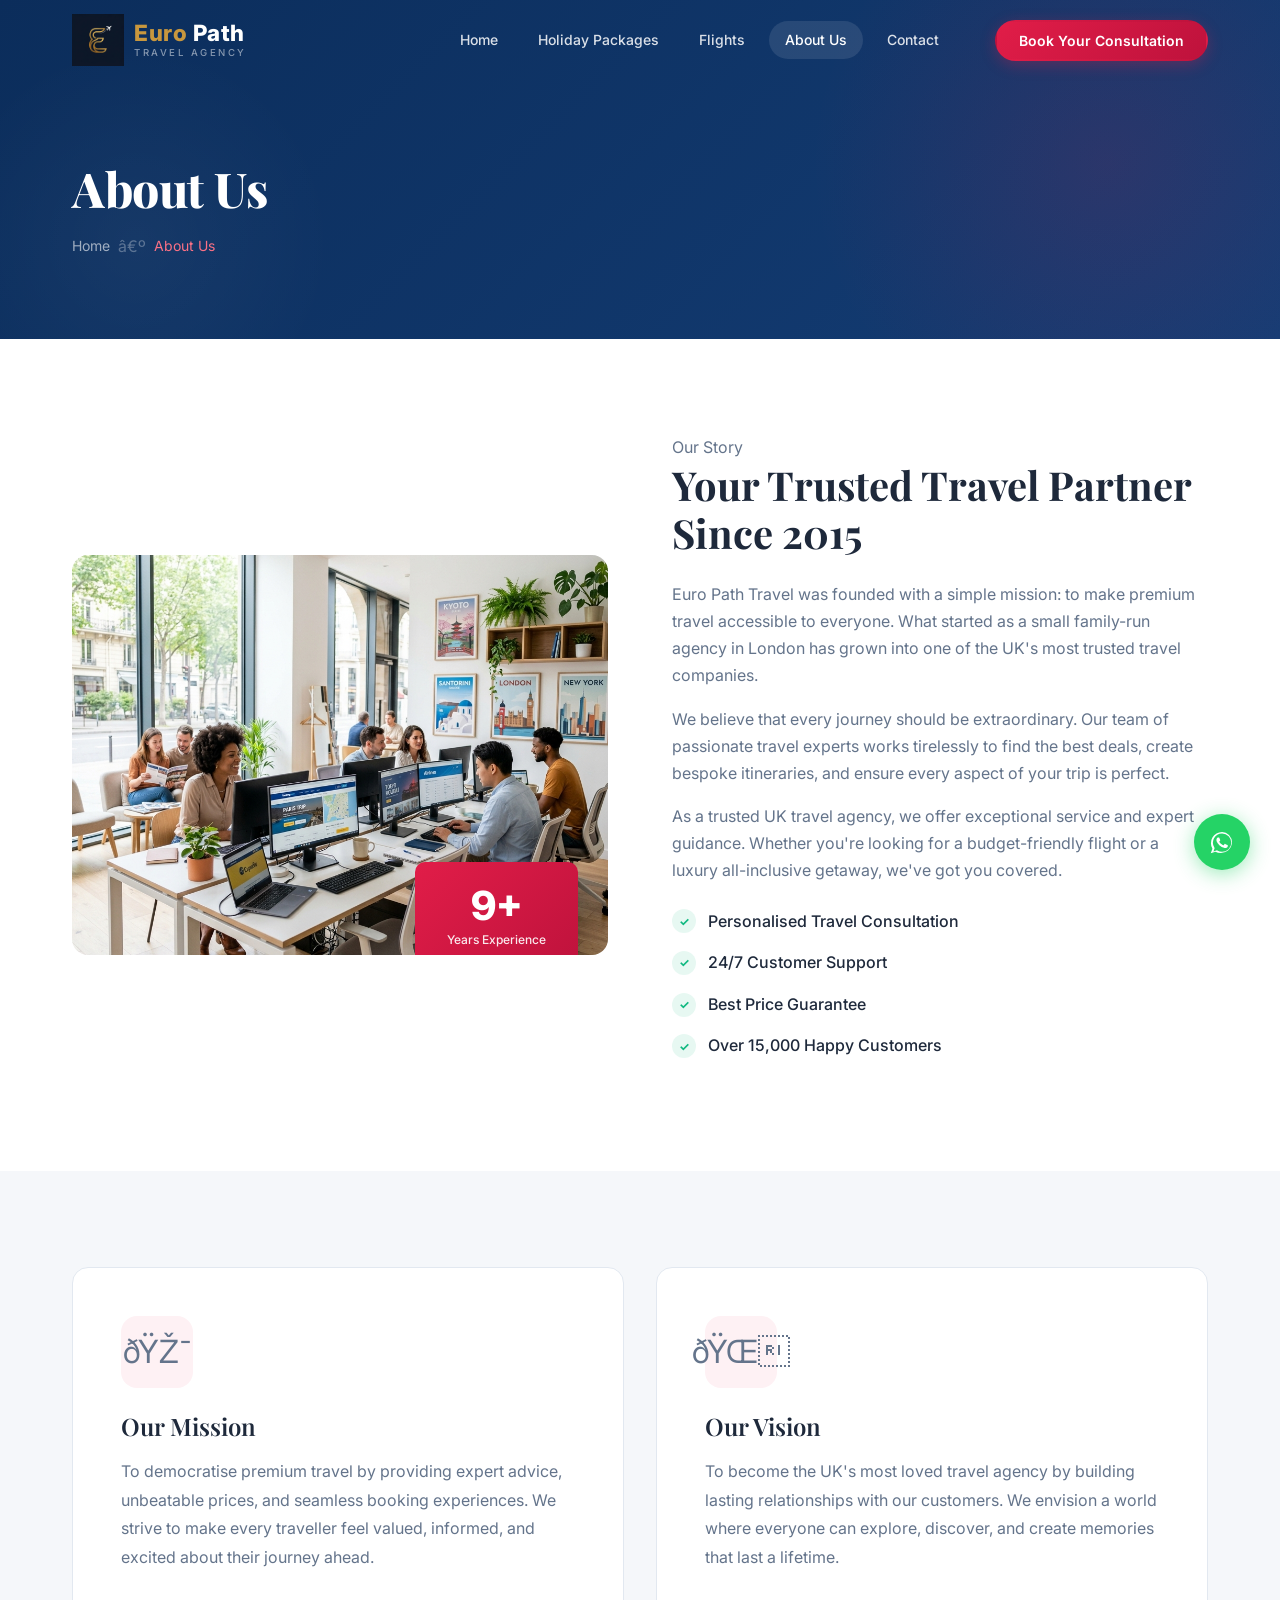
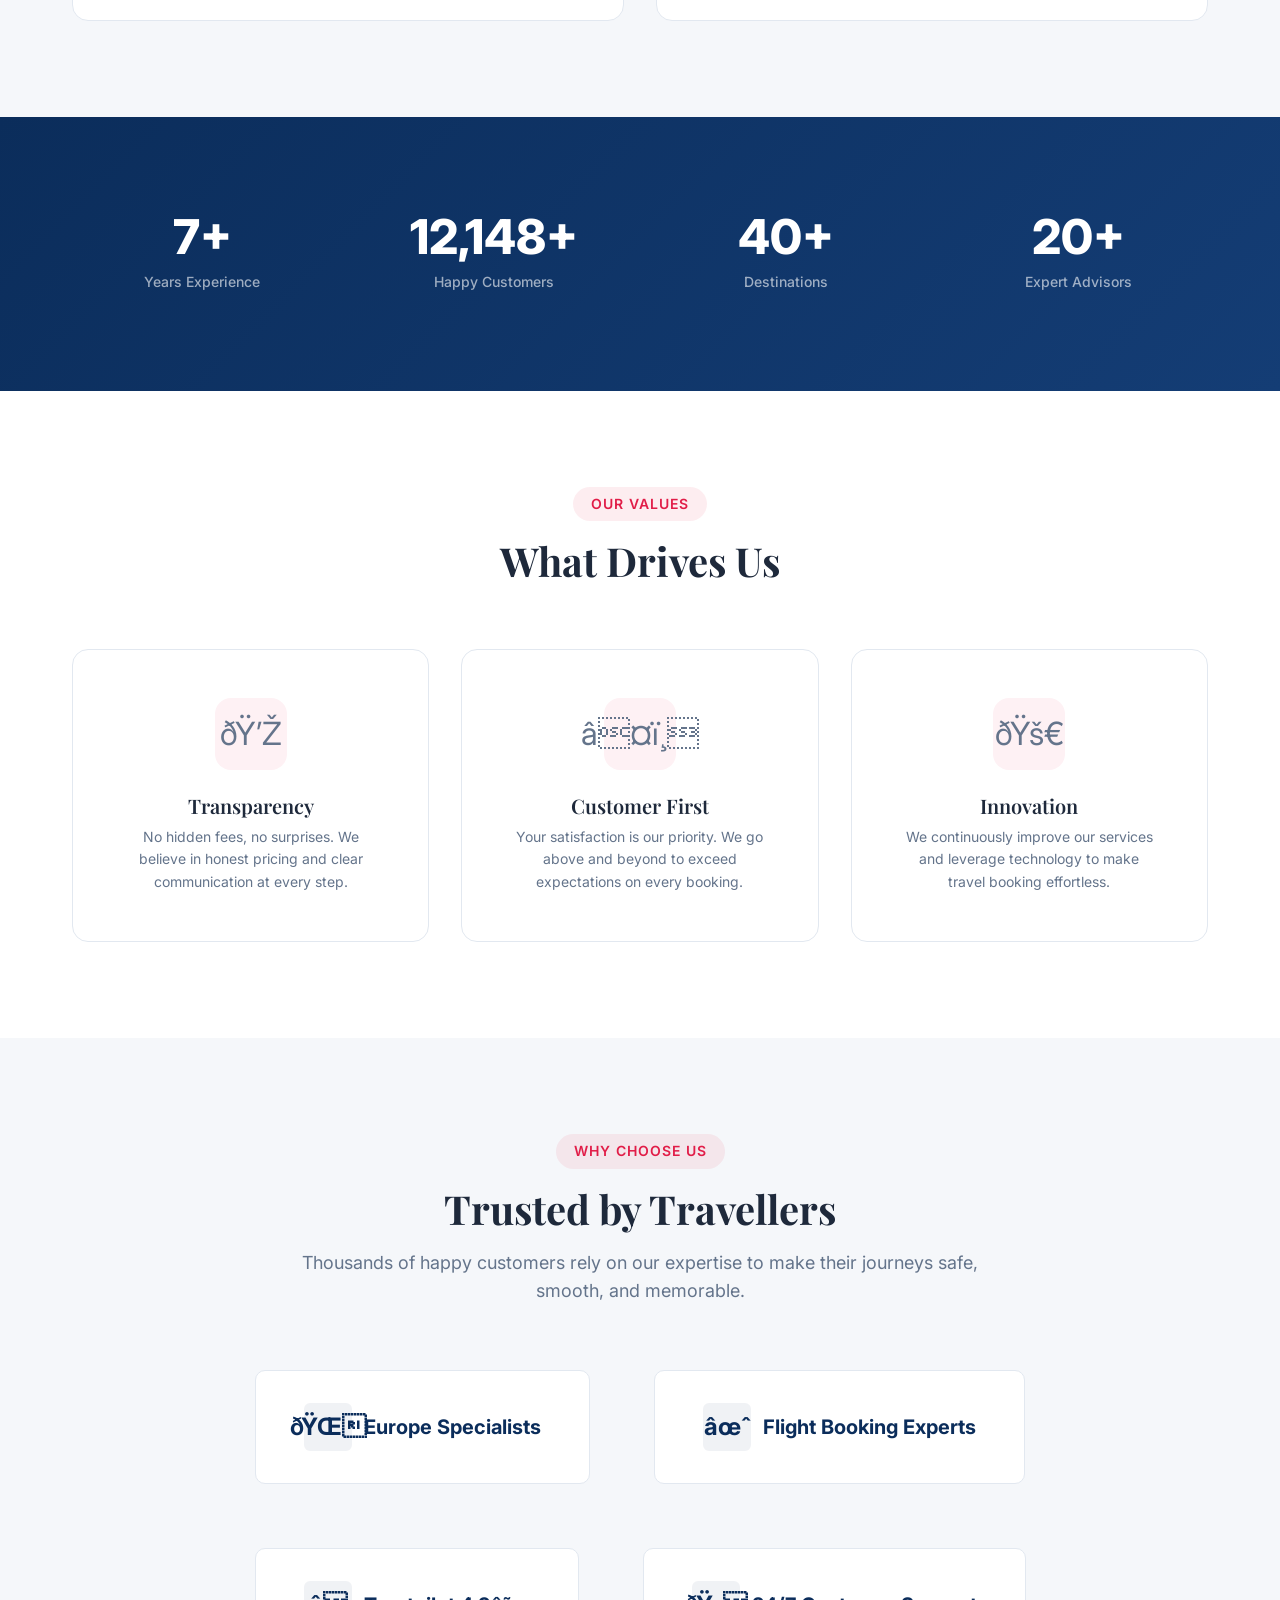
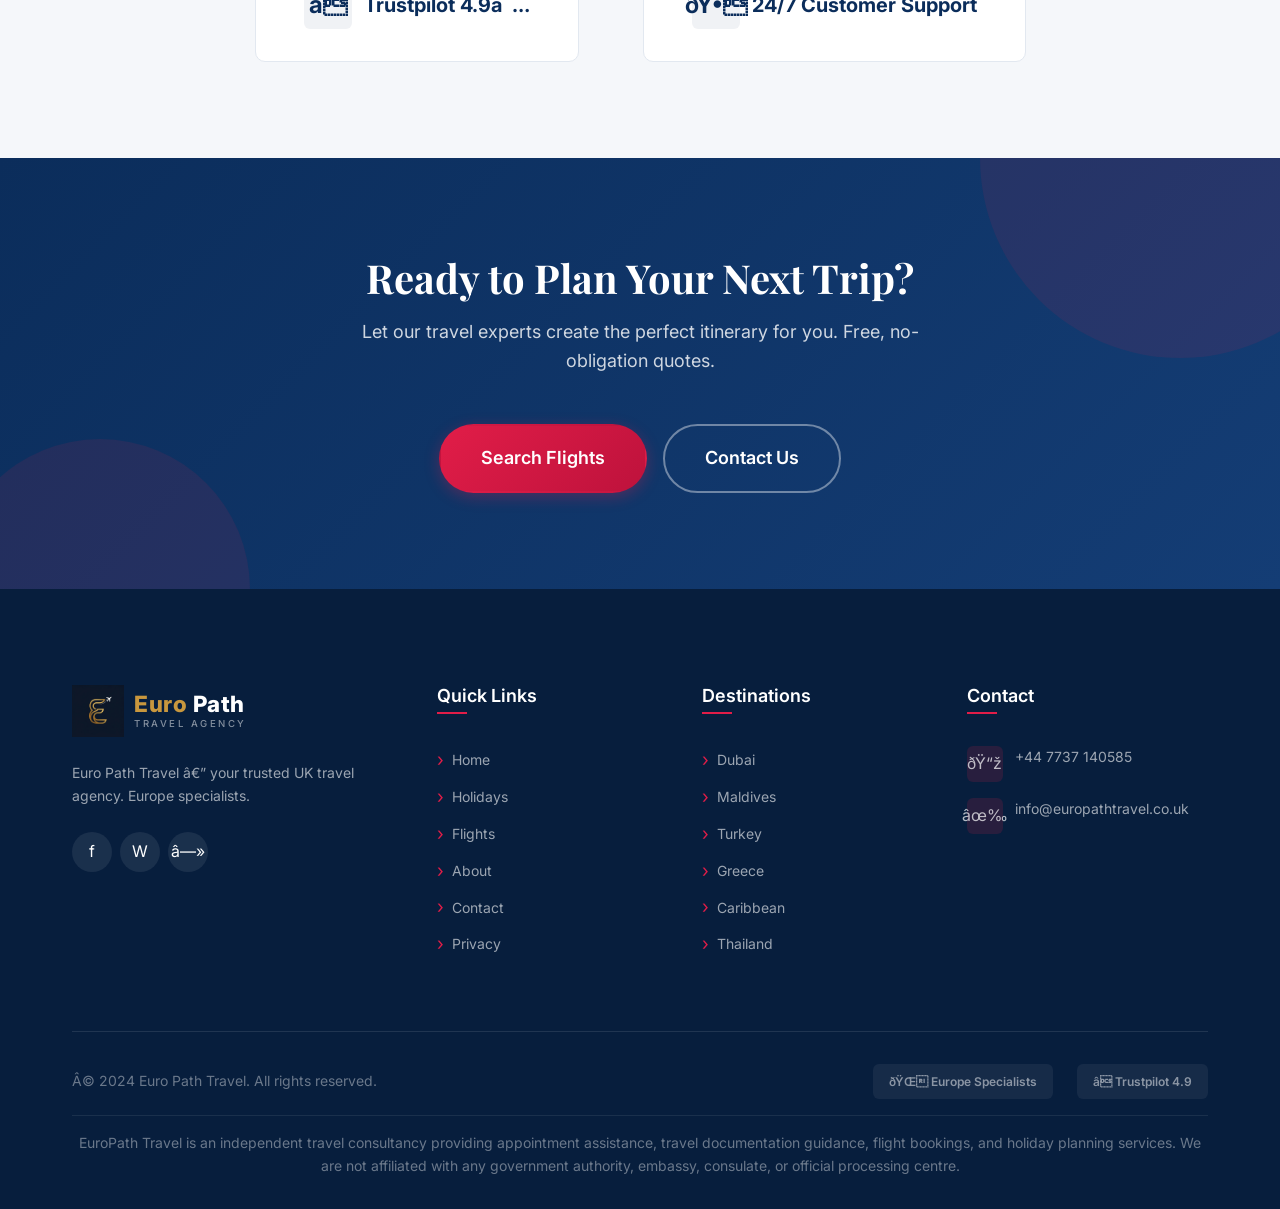
<file: about.html>
<!DOCTYPE html>
<html lang="en">
<head>
  <!-- Google tag (gtag.js) -->
  <script async src="https://www.googletagmanager.com/gtag/js?id=AW-18291988415"></script>
  <script>
    window.dataLayer = window.dataLayer || [];
    function gtag(){dataLayer.push(arguments);}
    gtag('js', new Date());

    gtag('config', 'AW-18291988415');
    gtag('config', 'G-J966X2J82V');
  </script>
  <!-- Meta Pixel Code -->
  <script>
  !function(f,b,e,v,n,t,s)
  {if(f.fbq)return;n=f.fbq=function(){n.callMethod?
  n.callMethod.apply(n,arguments):n.queue.push(arguments)};
  if(!f._fbq)f._fbq=n;n.push=n;n.loaded=!0;n.version='2.0';
  n.queue=[];t=b.createElement(e);t.async=!0;
  t.src=v;s=b.getElementsByTagName(e)[0];
  s.parentNode.insertBefore(t,s)}(window, document,'script',
  'https://connect.facebook.net/en_US/fbevents.js');
  fbq('init', '2125989114643503');
  fbq('track', 'PageView');
  </script>
  <noscript><img height="1" width="1" style="display:none"
  src="https://www.facebook.com/tr?id=2125989114643503&ev=PageView&noscript=1"
  /></noscript>
  <!-- End Meta Pixel Code -->
  <meta charset="UTF-8">
  <meta name="viewport" content="width=device-width, initial-scale=1.0">
  <title>About Us — Euro Path Travel | UK's Trusted Travel Agency</title>
  <meta name="description" content="Learn about Euro Path Travel — a UK-based travel agency dedicated to finding the best flights and holidays for our customers since 2015.">
  <meta property="og:title" content="About Euro Path Travel">
  <meta property="og:description" content="UK's trusted travel agency — expert advisors, unbeatable prices, your gateway to Europe.">
  <link rel="preconnect" href="https://fonts.googleapis.com">
  <link rel="preconnect" href="https://fonts.gstatic.com" crossorigin>
  <link href="https://fonts.googleapis.com/css2?family=Inter:wght@400;500;600;700;800&family=Playfair+Display:ital,wght@0,600;0,700;0,800;1,600;1,700&display=swap" rel="stylesheet">
  <link rel="icon" type="image/png" href="images/favicon.png">
  <link rel="apple-touch-icon" href="images/favicon.png">
  <link rel="stylesheet" href="css/style.css">
</head>
<body>

  <!-- Header -->
  <header class="header transparent" id="header">
    <div class="container">
      <div class="header-inner">
        <a href="index.html" class="logo"><img src="images/logo-white.png" alt="Euro Path Travel"><div class="logo-text"><span class="brand-name"><span class="gold">Euro</span> Path</span><span class="brand-tagline">Travel Agency</span></div></a>
        <nav class="nav">
          <div class="nav-links">
            <a href="index.html">Home</a><a href="holiday-packages.html">Holiday Packages</a>
            <a href="flights.html">Flights</a><a href="about.html" class="active">About Us</a><a href="contact.html">Contact</a>
          </div>
          <button type="button" class="btn btn-primary btn-sm nav-cta open-consultation-btn">Book Your Consultation</button>
        </nav>
        <button class="hamburger" id="hamburger" aria-label="Toggle menu"><span></span><span></span><span></span></button>
      </div>
    </div>
  </header>
  <div class="mobile-nav-overlay" id="mobile-nav">
    <div class="mobile-nav">
      <a href="index.html">Home</a><a href="holiday-packages.html">Holiday Packages</a>
      <a href="flights.html">Flights</a><a href="about.html">About Us</a><a href="contact.html">Contact</a>
    </div>
  </div>

  <!-- ===== BOOK YOUR CONSULTATION MODAL ===== -->
  <div class="query-modal-overlay" id="consultation-modal-overlay">
    <div class="query-modal">
      <button type="button" class="query-modal-close" id="consultation-modal-close" aria-label="Close">&times;</button>
      <div class="query-modal-body">
        <h3 class="query-modal-title">Book Your Consultation</h3>
        <p class="query-modal-sub">Complete the form below, and our visa consultant will get in touch with you as soon as possible.</p>

        <form id="consultation-form" novalidate>
          <input type="hidden" name="access_key" value="928235df-5d4d-4fe7-bce0-ea703df89a52">
          <input type="hidden" name="subject" value="📅 New Consultation Booking — EuroPath Travel">
          <input type="hidden" name="form_type" value="Consultation Booking">
          <input type="text" name="website" style="display:none" tabindex="-1" autocomplete="off">

          <div class="visa-field">
            <label>Full Name <span class="req">*</span></label>
            <input type="text" name="name" placeholder="Your full name" required>
          </div>
          <div class="visa-field">
            <label>Email <span class="req">*</span></label>
            <input type="email" name="email" placeholder="Enter your email" required>
          </div>
          <div class="visa-field">
            <label>Phone <span class="req">*</span></label>
            <input type="tel" name="phone" placeholder="+44 7xxx xxx xxx" required>
          </div>
          <div class="visa-field">
            <label>Nationality <span class="req">*</span></label>
            <select name="nationality" required>
              <option value="">Select your nationality</option>
              <option>Pakistani</option>
              <option>Indian</option>
              <option>Bangladeshi</option>
              <option>Nigerian</option>
              <option>Ghanaian</option>
              <option>Sri Lankan</option>
              <option>Nepalese</option>
              <option>Afghan</option>
              <option>Egyptian</option>
              <option>Turkish</option>
              <option>Iranian</option>
              <option>Iraqi</option>
              <option>Zimbabwean</option>
              <option>South African</option>
              <option>Chinese</option>
              <option>Filipino</option>
              <option>Other</option>
            </select>
          </div>
          <div class="visa-field">
            <label>Message <span class="req">*</span></label>
            <textarea name="message" rows="3" placeholder="Tell us about your travel plans or questions..." required></textarea>
          </div>

          <div class="visa-actions">
            <button type="submit" class="btn btn-primary" style="width:100%; justify-content:center;">Book Consultation</button>
          </div>
        </form>

        <div class="visa-confirm" id="consultation-confirm">
          <div class="success-anim">
            <svg viewBox="0 0 52 52" aria-hidden="true">
              <circle class="success-circle" cx="26" cy="26" r="24" fill="none"/>
              <path class="success-tick" fill="none" d="M15 27l8 8 15-16"/>
            </svg>
          </div>
          <h3 class="success-text-1">Thank You!</h3>
          <p class="success-text-2">Your consultation request has been received. Redirecting you now…</p>
        </div>
      </div>
    </div>
  </div>

  <main>
    <section class="page-hero">
      <div class="container">
        <h1>About Us</h1>
        <div class="breadcrumb">
          <a href="index.html">Home</a><span class="separator">›</span><span class="current">About Us</span>
        </div>
      </div>
    </section>

    <!-- Company Story -->
    <section class="section">
      <div class="container">
        <div class="about-split">
          <div class="about-image reveal-left">
            <img src="images/about-team.png" alt="Euro Path Travel team in our London office" loading="lazy">
            <div class="about-image-badge">
              <span class="number">9+</span>
              <span class="text">Years Experience</span>
            </div>
          </div>
          <div class="about-text reveal-right">
            <span class="section-tag">Our Story</span>
            <h2>Your Trusted Travel Partner Since 2015</h2>
            <p>Euro Path Travel was founded with a simple mission: to make premium travel accessible to everyone. What started as a small family-run agency in London has grown into one of the UK's most trusted travel companies.</p>
            <p>We believe that every journey should be extraordinary. Our team of passionate travel experts works tirelessly to find the best deals, create bespoke itineraries, and ensure every aspect of your trip is perfect.</p>
            <p>As a trusted UK travel agency, we offer exceptional service and expert guidance. Whether you're looking for a budget-friendly flight or a luxury all-inclusive getaway, we've got you covered.</p>
            <ul class="about-list">
              <li>Personalised Travel Consultation</li>
              <li>24/7 Customer Support</li>
              <li>Best Price Guarantee</li>
              <li>Over 15,000 Happy Customers</li>
            </ul>
          </div>
        </div>
      </div>
    </section>

    <!-- Mission & Vision -->
    <section class="section bg-light">
      <div class="container">
        <div class="grid grid-2 stagger-children">
          <div class="feature-card reveal" style="text-align:left;padding:var(--space-2xl);">
            <div class="feature-icon" style="margin:0 0 var(--space-lg) 0;">🎯</div>
            <h3 style="font-size:var(--fs-xl);margin-bottom:var(--space-md);">Our Mission</h3>
            <p style="font-size:var(--fs-base);line-height:1.8;">To democratise premium travel by providing expert advice, unbeatable prices, and seamless booking experiences. We strive to make every traveller feel valued, informed, and excited about their journey ahead.</p>
          </div>
          <div class="feature-card reveal" style="text-align:left;padding:var(--space-2xl);">
            <div class="feature-icon" style="margin:0 0 var(--space-lg) 0;">🌍</div>
            <h3 style="font-size:var(--fs-xl);margin-bottom:var(--space-md);">Our Vision</h3>
            <p style="font-size:var(--fs-base);line-height:1.8;">To become the UK's most loved travel agency by building lasting relationships with our customers. We envision a world where everyone can explore, discover, and create memories that last a lifetime.</p>
          </div>
        </div>
      </div>
    </section>

    <!-- Stats -->
    <section class="stats-section">
      <div class="container">
        <div class="stats-grid">
          <div class="stat-item reveal">
            <span class="stat-number" data-count="9" data-suffix="+">0</span>
            <span class="stat-label">Years Experience</span>
          </div>
          <div class="stat-item reveal">
            <span class="stat-number" data-count="15000" data-suffix="+">0</span>
            <span class="stat-label">Happy Customers</span>
          </div>
          <div class="stat-item reveal">
            <span class="stat-number" data-count="50" data-suffix="+">0</span>
            <span class="stat-label">Destinations</span>
          </div>
          <div class="stat-item reveal">
            <span class="stat-number" data-count="25" data-suffix="+">0</span>
            <span class="stat-label">Expert Advisors</span>
          </div>
        </div>
      </div>
    </section>

    <!-- Values -->
    <section class="section">
      <div class="container">
        <div class="section-header reveal">
          <span class="section-tag">Our Values</span>
          <h2>What Drives Us</h2>
        </div>
        <div class="grid grid-3 stagger-children">
          <div class="feature-card reveal">
            <div class="feature-icon">💎</div>
            <h3>Transparency</h3>
            <p>No hidden fees, no surprises. We believe in honest pricing and clear communication at every step.</p>
          </div>
          <div class="feature-card reveal">
            <div class="feature-icon">❤️</div>
            <h3>Customer First</h3>
            <p>Your satisfaction is our priority. We go above and beyond to exceed expectations on every booking.</p>
          </div>
          <div class="feature-card reveal">
            <div class="feature-icon">🚀</div>
            <h3>Innovation</h3>
            <p>We continuously improve our services and leverage technology to make travel booking effortless.</p>
          </div>
        </div>
      </div>
    </section>

    <!-- Why Choose Us -->
    <section class="section bg-light">
      <div class="container">
        <div class="section-header reveal">
          <span class="section-tag">Why Choose Us</span>
          <h2>Trusted by Travellers</h2>
          <p>Thousands of happy customers rely on our expertise to make their journeys safe, smooth, and memorable.</p>
        </div>
        <div class="accreditations reveal">
          <div class="accreditation-item">
            <div class="accreditation-icon">🌍</div>
            Europe Specialists
          </div>
          <div class="accreditation-item">
            <div class="accreditation-icon">✈</div>
            Flight Booking Experts
          </div>
          <div class="accreditation-item">
            <div class="accreditation-icon">⭐</div>
            Trustpilot 4.9★
          </div>
          <div class="accreditation-item">
            <div class="accreditation-icon">🕐</div>
            24/7 Customer Support
          </div>
        </div>
      </div>
    </section>

    <!-- CTA -->
    <section class="cta-banner">
      <div class="container">
        <h2 class="reveal">Ready to Plan Your Next Trip?</h2>
        <p class="reveal">Let our travel experts create the perfect itinerary for you. Free, no-obligation quotes.</p>
        <div class="reveal">
          <a href="flights.html" class="btn btn-primary btn-lg" style="margin-right:12px;">Search Flights</a>
          <a href="contact.html" class="btn btn-outline-white btn-lg">Contact Us</a>
        </div>
      </div>
    </section>
  </main>

  <!-- Footer -->
  <footer class="footer">
    <div class="container">
      <div class="footer-grid">
        <div class="footer-about">
          <a href="index.html" class="logo"><img src="images/logo-white.png" alt="Euro Path Travel"><div class="logo-text"><span class="brand-name"><span class="gold">Euro</span> Path</span><span class="brand-tagline">Travel Agency</span></div></a>
          <p>Euro Path Travel — your trusted UK travel agency. Europe specialists.</p>
          <div class="footer-social"><a href="https://www.facebook.com/profile.php?id=61590407525509" target="_blank" rel="noopener" aria-label="Facebook">f</a><a href="https://wa.me/447737140585" target="_blank" rel="noopener" aria-label="WhatsApp">W</a><a href="https://www.instagram.com/europathtravel?igsh=MW5qb3phNzFnbTd6cg==" target="_blank" rel="noopener" aria-label="Instagram">◻</a></div>
        </div>
        <div class="footer-col">
          <h4>Quick Links</h4>
          <ul class="footer-links"><li><a href="index.html">Home</a></li><li><a href="holiday-packages.html">Holidays</a></li><li><a href="flights.html">Flights</a></li><li><a href="about.html">About</a></li><li><a href="contact.html">Contact</a></li><li><a href="privacy.html">Privacy</a></li></ul>
        </div>
        <div class="footer-col">
          <h4>Destinations</h4>
          <ul class="footer-links"><li><a href="#">Dubai</a></li><li><a href="#">Maldives</a></li><li><a href="#">Turkey</a></li><li><a href="#">Greece</a></li><li><a href="#">Caribbean</a></li><li><a href="#">Thailand</a></li></ul>
        </div>
        <div class="footer-col">
          <h4>Contact</h4>
          <ul class="footer-contact">
            <li><span class="footer-contact-icon">📞</span><div><a href="tel:+447737140585" style="color:rgba(255,255,255,0.6);">+44 7737 140585</a></div></li>
            <li><span class="footer-contact-icon">✉</span><div><a href="mailto:info@europathtravel.co.uk" style="color:rgba(255,255,255,0.6);">info@europathtravel.co.uk</a></div></li>
          </ul>
        </div>
      </div>
      <div class="footer-bottom"><p>© 2024 Euro Path Travel. All rights reserved.</p><div class="footer-badges"><span class="footer-badge">🌍 Europe Specialists</span><span class="footer-badge">⭐ Trustpilot 4.9</span></div><p class="footer-disclaimer">EuroPath Travel is an independent travel consultancy providing appointment assistance, travel documentation guidance, flight bookings, and holiday planning services. We are not affiliated with any government authority, embassy, consulate, or official processing centre.</p></div>
    </div>
  </footer>
  <a href="https://wa.me/447737140585" target="_blank" rel="noopener" class="whatsapp-float" aria-label="Chat with us on WhatsApp">
    <svg width="30" height="30" viewBox="0 0 24 24" fill="currentColor"><path d="M17.6 6.32A8.86 8.86 0 0 0 12.05 4a8.94 8.94 0 0 0-7.7 13.4L3 21l3.7-1.28a8.9 8.9 0 0 0 4.36 1.13h.01A8.94 8.94 0 0 0 20 12.94a8.94 8.94 0 0 0-2.4-6.62zm-5.55 13.5h-.01a7.4 7.4 0 0 1-3.78-1.04l-.27-.16-2.8.96.94-2.72-.18-.28a7.42 7.42 0 0 1 6.1-11.44 7.4 7.4 0 0 1 7.4 7.42 7.4 7.4 0 0 1-7.4 7.26zm4.06-5.55c-.22-.11-1.31-.65-1.51-.72-.2-.07-.35-.11-.5.11-.15.22-.57.72-.7.87-.13.15-.26.16-.48.05-.22-.11-.94-.35-1.79-1.1-.66-.59-1.11-1.32-1.24-1.54-.13-.22-.01-.34.1-.45.1-.1.22-.26.33-.39.11-.13.15-.22.22-.37.07-.15.04-.28-.02-.39-.05-.11-.5-1.2-.68-1.65-.18-.43-.36-.37-.5-.38h-.43c-.15 0-.39.05-.6.28-.2.22-.79.77-.79 1.87 0 1.1.81 2.16.92 2.31.11.15 1.6 2.44 3.87 3.42.54.23.96.37 1.29.48.54.17 1.03.15 1.42.09.43-.06 1.31-.54 1.5-1.05.18-.51.18-.95.13-1.05-.05-.09-.2-.15-.42-.26z"/></svg>
  </a>
  <button class="back-to-top" id="back-to-top" aria-label="Back to top">↑</button>
  <script src="js/main.js"></script>
</body>
</html>
</file>
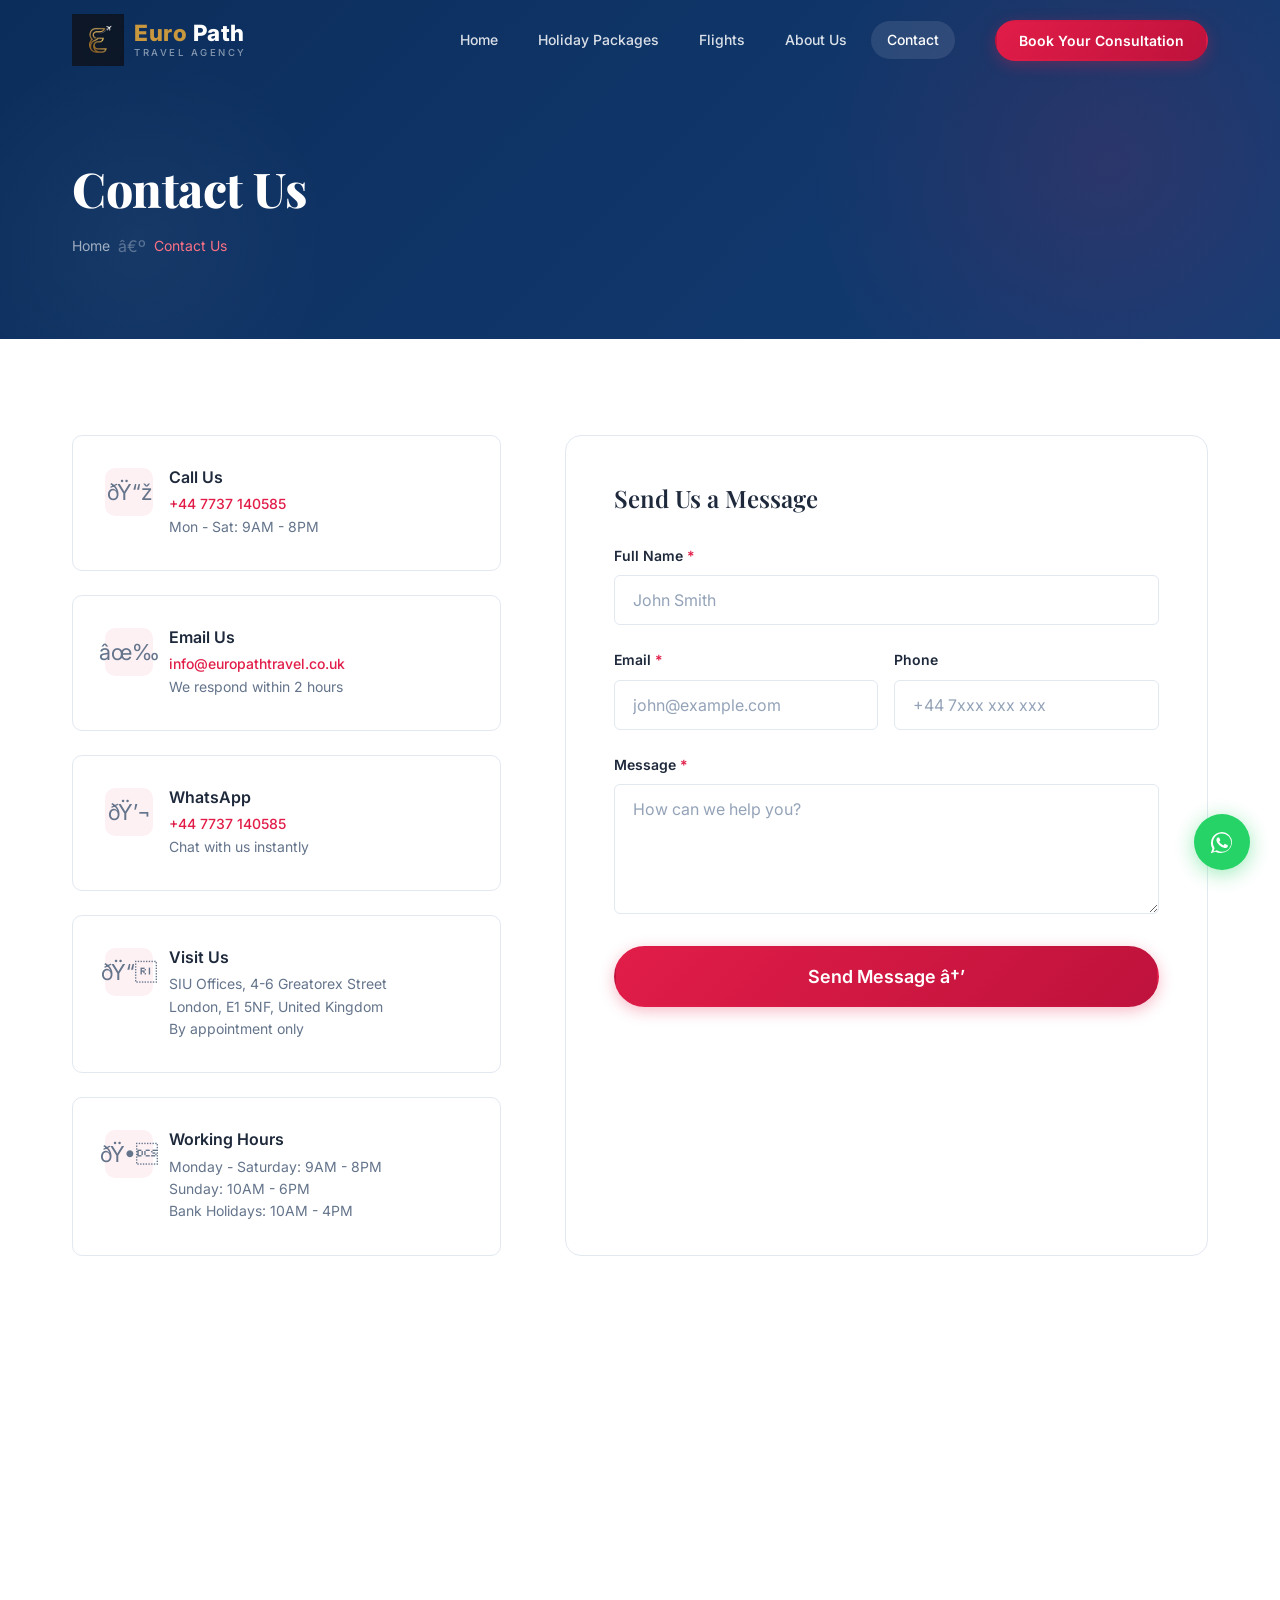
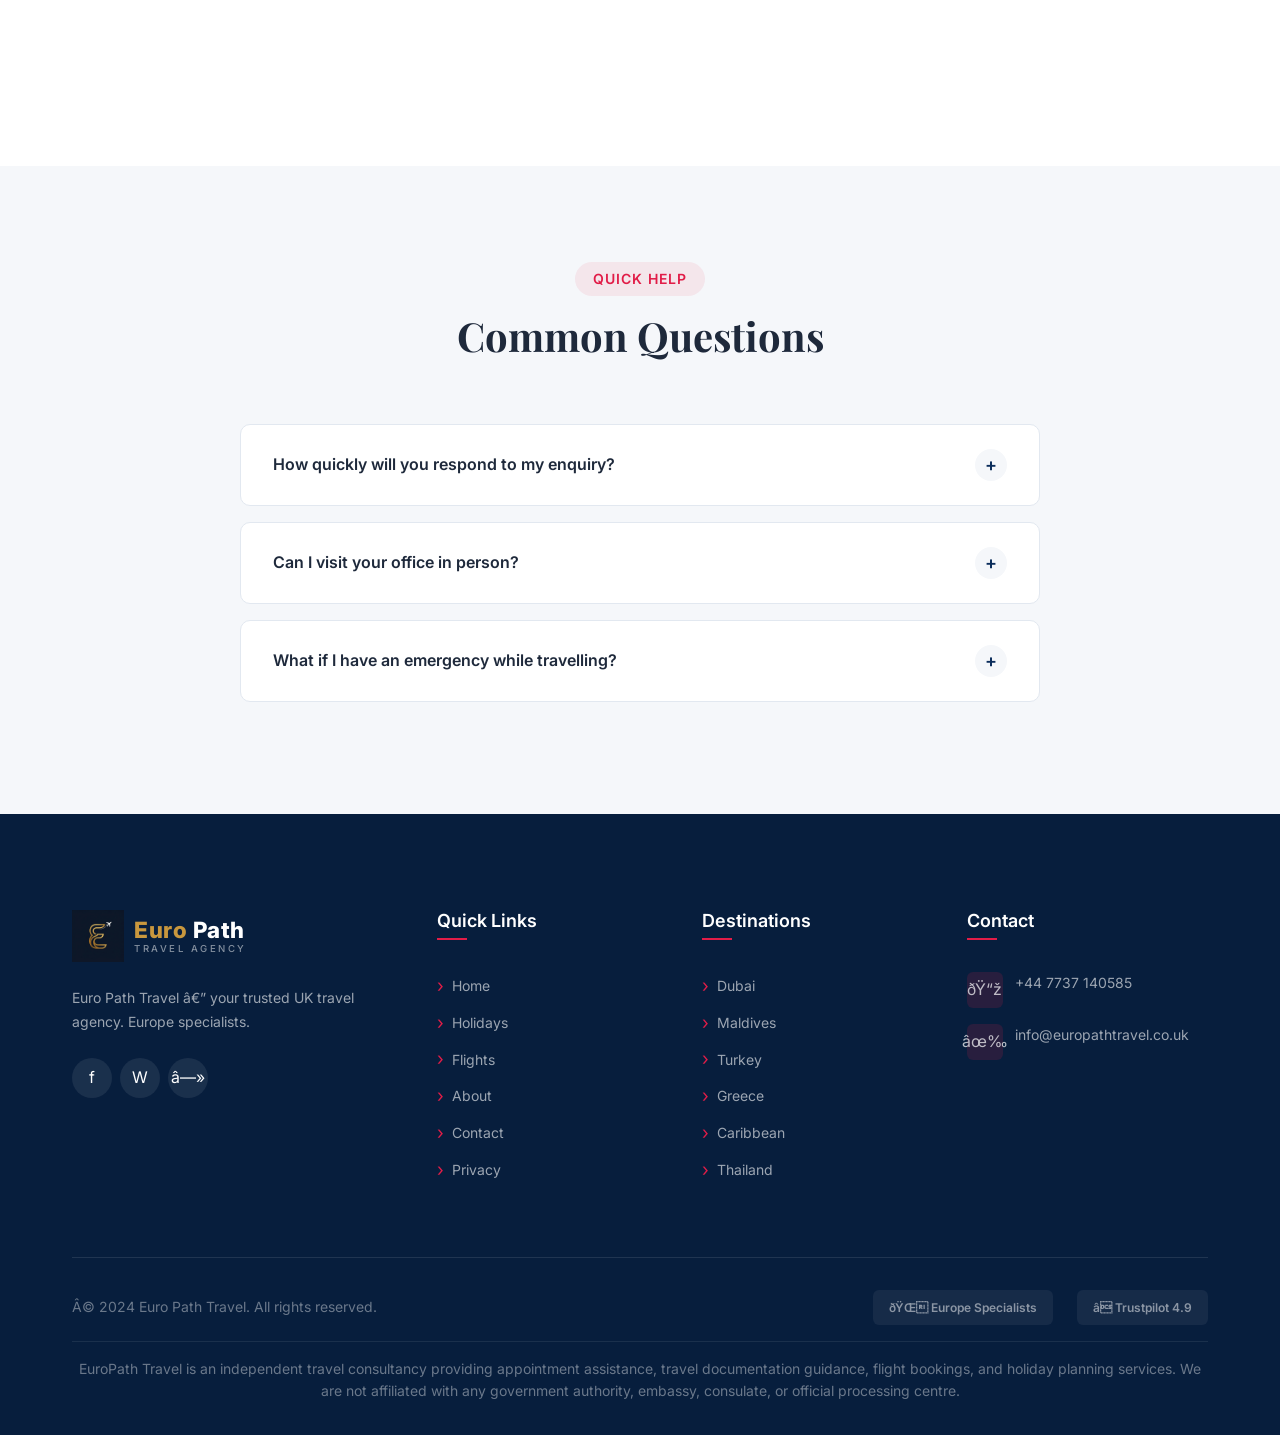
<file: contact.html>
<!DOCTYPE html>
<html lang="en">
<head>
  <!-- Google tag (gtag.js) -->
  <script async src="https://www.googletagmanager.com/gtag/js?id=AW-18291988415"></script>
  <script>
    window.dataLayer = window.dataLayer || [];
    function gtag(){dataLayer.push(arguments);}
    gtag('js', new Date());

    gtag('config', 'AW-18291988415');
    gtag('config', 'G-J966X2J82V');
  </script>
  <!-- Meta Pixel Code -->
  <script>
  !function(f,b,e,v,n,t,s)
  {if(f.fbq)return;n=f.fbq=function(){n.callMethod?
  n.callMethod.apply(n,arguments):n.queue.push(arguments)};
  if(!f._fbq)f._fbq=n;n.push=n;n.loaded=!0;n.version='2.0';
  n.queue=[];t=b.createElement(e);t.async=!0;
  t.src=v;s=b.getElementsByTagName(e)[0];
  s.parentNode.insertBefore(t,s)}(window, document,'script',
  'https://connect.facebook.net/en_US/fbevents.js');
  fbq('init', '2125989114643503');
  fbq('track', 'PageView');
  </script>
  <noscript><img height="1" width="1" style="display:none"
  src="https://www.facebook.com/tr?id=2125989114643503&ev=PageView&noscript=1"
  /></noscript>
  <!-- End Meta Pixel Code -->
  <meta charset="UTF-8">
  <meta name="viewport" content="width=device-width, initial-scale=1.0">
  <title>Contact Us — Euro Path Travel | Get in Touch</title>
  <meta name="description" content="Contact Euro Path Travel for flight enquiries, holiday bookings, and travel advice. Call us on +44 7737 140585 or fill out our contact form.">
  <meta property="og:title" content="Contact Euro Path Travel">
  <meta property="og:description" content="Get in touch with our travel experts. We're here to help 7 days a week.">
  <link rel="preconnect" href="https://fonts.googleapis.com">
  <link rel="preconnect" href="https://fonts.gstatic.com" crossorigin>
  <link href="https://fonts.googleapis.com/css2?family=Inter:wght@400;500;600;700;800&family=Playfair+Display:ital,wght@0,600;0,700;0,800;1,600;1,700&display=swap" rel="stylesheet">
  <link rel="icon" type="image/png" href="images/favicon.png">
  <link rel="apple-touch-icon" href="images/favicon.png">
  <link rel="stylesheet" href="css/style.css">
</head>
<body>

  <!-- Header -->
  <header class="header transparent" id="header">
    <div class="container">
      <div class="header-inner">
        <a href="index.html" class="logo"><img src="images/logo-white.png" alt="Euro Path Travel"><div class="logo-text"><span class="brand-name"><span class="gold">Euro</span> Path</span><span class="brand-tagline">Travel Agency</span></div></a>
        <nav class="nav">
          <div class="nav-links">
            <a href="index.html">Home</a><a href="holiday-packages.html">Holiday Packages</a>
            <a href="flights.html">Flights</a><a href="about.html">About Us</a><a href="contact.html" class="active">Contact</a>
          </div>
          <button type="button" class="btn btn-primary btn-sm nav-cta open-consultation-btn">Book Your Consultation</button>
        </nav>
        <button class="hamburger" id="hamburger" aria-label="Toggle menu"><span></span><span></span><span></span></button>
      </div>
    </div>
  </header>
  <div class="mobile-nav-overlay" id="mobile-nav">
    <div class="mobile-nav">
      <a href="index.html">Home</a><a href="holiday-packages.html">Holiday Packages</a>
      <a href="flights.html">Flights</a><a href="about.html">About Us</a><a href="contact.html">Contact</a>
    </div>
  </div>

  <!-- ===== BOOK YOUR CONSULTATION MODAL ===== -->
  <div class="query-modal-overlay" id="consultation-modal-overlay">
    <div class="query-modal">
      <button type="button" class="query-modal-close" id="consultation-modal-close" aria-label="Close">&times;</button>
      <div class="query-modal-body">
        <h3 class="query-modal-title">Book Your Consultation</h3>
        <p class="query-modal-sub">Complete the form below, and our visa consultant will get in touch with you as soon as possible.</p>

        <form id="consultation-form" novalidate>
          <input type="hidden" name="access_key" value="928235df-5d4d-4fe7-bce0-ea703df89a52">
          <input type="hidden" name="subject" value="📅 New Consultation Booking — EuroPath Travel">
          <input type="hidden" name="form_type" value="Consultation Booking">
          <input type="text" name="website" style="display:none" tabindex="-1" autocomplete="off">

          <div class="visa-field">
            <label>Full Name <span class="req">*</span></label>
            <input type="text" name="name" placeholder="Your full name" required>
          </div>
          <div class="visa-field">
            <label>Email <span class="req">*</span></label>
            <input type="email" name="email" placeholder="Enter your email" required>
          </div>
          <div class="visa-field">
            <label>Phone <span class="req">*</span></label>
            <input type="tel" name="phone" placeholder="+44 7xxx xxx xxx" required>
          </div>
          <div class="visa-field">
            <label>Nationality <span class="req">*</span></label>
            <select name="nationality" required>
              <option value="">Select your nationality</option>
              <option>Pakistani</option>
              <option>Indian</option>
              <option>Bangladeshi</option>
              <option>Nigerian</option>
              <option>Ghanaian</option>
              <option>Sri Lankan</option>
              <option>Nepalese</option>
              <option>Afghan</option>
              <option>Egyptian</option>
              <option>Turkish</option>
              <option>Iranian</option>
              <option>Iraqi</option>
              <option>Zimbabwean</option>
              <option>South African</option>
              <option>Chinese</option>
              <option>Filipino</option>
              <option>Other</option>
            </select>
          </div>
          <div class="visa-field">
            <label>Message <span class="req">*</span></label>
            <textarea name="message" rows="3" placeholder="Tell us about your travel plans or questions..." required></textarea>
          </div>

          <div class="visa-actions">
            <button type="submit" class="btn btn-primary" style="width:100%; justify-content:center;">Book Consultation</button>
          </div>
        </form>

        <div class="visa-confirm" id="consultation-confirm">
          <div class="success-anim">
            <svg viewBox="0 0 52 52" aria-hidden="true">
              <circle class="success-circle" cx="26" cy="26" r="24" fill="none"/>
              <path class="success-tick" fill="none" d="M15 27l8 8 15-16"/>
            </svg>
          </div>
          <h3 class="success-text-1">Thank You!</h3>
          <p class="success-text-2">Your consultation request has been received. Redirecting you now…</p>
        </div>
      </div>
    </div>
  </div>

  <main>
    <section class="page-hero">
      <div class="container">
        <h1>Contact Us</h1>
        <div class="breadcrumb">
          <a href="index.html">Home</a><span class="separator">›</span><span class="current">Contact Us</span>
        </div>
      </div>
    </section>

    <!-- Contact Content -->
    <section class="section">
      <div class="container">
        <div class="contact-grid">
          <!-- Info Cards -->
          <div class="contact-info-cards reveal-left">
            <div class="contact-info-card">
              <div class="contact-card-icon">📞</div>
              <div>
                <h4>Call Us</h4>
                <p><a href="tel:+447737140585">+44 7737 140585</a></p>
                <p>Mon - Sat: 9AM - 8PM</p>
              </div>
            </div>
            <div class="contact-info-card">
              <div class="contact-card-icon">✉</div>
              <div>
                <h4>Email Us</h4>
                <p><a href="mailto:info@europathtravel.co.uk">info@europathtravel.co.uk</a></p>
                <p>We respond within 2 hours</p>
              </div>
            </div>
            <div class="contact-info-card">
              <div class="contact-card-icon">💬</div>
              <div>
                <h4>WhatsApp</h4>
                <p><a href="https://wa.me/447737140585">+44 7737 140585</a></p>
                <p>Chat with us instantly</p>
              </div>
            </div>
            <div class="contact-info-card">
              <div class="contact-card-icon">📍</div>
              <div>
                <h4>Visit Us</h4>
                <p>SIU Offices, 4-6 Greatorex Street<br>London, E1 5NF, United Kingdom</p>
                <p>By appointment only</p>
              </div>
            </div>
            <div class="contact-info-card">
              <div class="contact-card-icon">🕐</div>
              <div>
                <h4>Working Hours</h4>
                <p>Monday - Saturday: 9AM - 8PM<br>Sunday: 10AM - 6PM</p>
                <p>Bank Holidays: 10AM - 4PM</p>
              </div>
            </div>
          </div>

          <!-- Contact Form -->
          <div class="contact-form-card reveal-right">
            <h3>Send Us a Message</h3>
            <form id="contact-form">
              <input type="hidden" name="access_key" value="928235df-5d4d-4fe7-bce0-ea703df89a52">
              <div class="form-group">
                <label>Full Name <span class="required">*</span></label>
                <input type="text" class="form-input" name="name" placeholder="John Smith" required>
              </div>
              <div class="form-row">
                <div class="form-group">
                  <label>Email <span class="required">*</span></label>
                  <input type="email" class="form-input" name="email" placeholder="john@example.com" required>
                </div>
                <div class="form-group">
                  <label>Phone</label>
                  <input type="tel" class="form-input" name="phone" placeholder="+44 7xxx xxx xxx">
                </div>
              </div>
              <div class="form-group">
                <label>Message <span class="required">*</span></label>
                <textarea class="form-input" name="message" rows="5" placeholder="How can we help you?" required></textarea>
              </div>
              <button type="submit" class="btn btn-primary btn-lg" style="width:100%;">Send Message →</button>
            </form>
          </div>
        </div>

        <!-- Map -->
        <div class="map-container reveal">
          <iframe src="https://www.google.com/maps?q=SIU+Offices,+4-6+Greatorex+Street,+London+E1+5NF,+United+Kingdom&output=embed" allowfullscreen="" loading="lazy" referrerpolicy="no-referrer-when-downgrade" title="Euro Path Travel office location"></iframe>
        </div>
      </div>
    </section>

    <!-- Quick FAQ -->
    <section class="section bg-light">
      <div class="container">
        <div class="section-header reveal">
          <span class="section-tag">Quick Help</span>
          <h2>Common Questions</h2>
        </div>
        <div style="max-width:800px;margin:0 auto;">
          <div class="faq-item reveal">
            <div class="faq-question">How quickly will you respond to my enquiry?<span class="faq-toggle">+</span></div>
            <div class="faq-answer"><div class="faq-answer-inner">We aim to respond to all enquiries within 30 minutes during business hours. For urgent requests, please call us directly.</div></div>
          </div>
          <div class="faq-item reveal">
            <div class="faq-question">Can I visit your office in person?<span class="faq-toggle">+</span></div>
            <div class="faq-answer"><div class="faq-answer-inner">Yes! We welcome visitors to our London office. We recommend booking an appointment first so we can dedicate a travel consultant to assist you.</div></div>
          </div>
          <div class="faq-item reveal">
            <div class="faq-question">What if I have an emergency while travelling?<span class="faq-toggle">+</span></div>
            <div class="faq-answer"><div class="faq-answer-inner">Our 24/7 emergency helpline is available for all booked customers. You'll receive the emergency contact number in your booking confirmation email.</div></div>
          </div>
        </div>
      </div>
    </section>
  </main>

  <!-- Footer -->
  <footer class="footer">
    <div class="container">
      <div class="footer-grid">
        <div class="footer-about">
          <a href="index.html" class="logo"><img src="images/logo-white.png" alt="Euro Path Travel"><div class="logo-text"><span class="brand-name"><span class="gold">Euro</span> Path</span><span class="brand-tagline">Travel Agency</span></div></a>
          <p>Euro Path Travel — your trusted UK travel agency. Europe specialists.</p>
          <div class="footer-social"><a href="https://www.facebook.com/profile.php?id=61590407525509" target="_blank" rel="noopener" aria-label="Facebook">f</a><a href="https://wa.me/447737140585" target="_blank" rel="noopener" aria-label="WhatsApp">W</a><a href="https://www.instagram.com/europathtravel?igsh=MW5qb3phNzFnbTd6cg==" target="_blank" rel="noopener" aria-label="Instagram">◻</a></div>
        </div>
        <div class="footer-col"><h4>Quick Links</h4><ul class="footer-links"><li><a href="index.html">Home</a></li><li><a href="holiday-packages.html">Holidays</a></li><li><a href="flights.html">Flights</a></li><li><a href="about.html">About</a></li><li><a href="contact.html">Contact</a></li><li><a href="privacy.html">Privacy</a></li></ul></div>
        <div class="footer-col"><h4>Destinations</h4><ul class="footer-links"><li><a href="#">Dubai</a></li><li><a href="#">Maldives</a></li><li><a href="#">Turkey</a></li><li><a href="#">Greece</a></li><li><a href="#">Caribbean</a></li><li><a href="#">Thailand</a></li></ul></div>
        <div class="footer-col"><h4>Contact</h4><ul class="footer-contact"><li><span class="footer-contact-icon">📞</span><div><a href="tel:+447737140585" style="color:rgba(255,255,255,0.6);">+44 7737 140585</a></div></li><li><span class="footer-contact-icon">✉</span><div><a href="mailto:info@europathtravel.co.uk" style="color:rgba(255,255,255,0.6);">info@europathtravel.co.uk</a></div></li></ul></div>
      </div>
      <div class="footer-bottom"><p>© 2024 Euro Path Travel. All rights reserved.</p><div class="footer-badges"><span class="footer-badge">🌍 Europe Specialists</span><span class="footer-badge">⭐ Trustpilot 4.9</span></div><p class="footer-disclaimer">EuroPath Travel is an independent travel consultancy providing appointment assistance, travel documentation guidance, flight bookings, and holiday planning services. We are not affiliated with any government authority, embassy, consulate, or official processing centre.</p></div>
    </div>
  </footer>
  <a href="https://wa.me/447737140585" target="_blank" rel="noopener" class="whatsapp-float" aria-label="Chat with us on WhatsApp">
    <svg width="30" height="30" viewBox="0 0 24 24" fill="currentColor"><path d="M17.6 6.32A8.86 8.86 0 0 0 12.05 4a8.94 8.94 0 0 0-7.7 13.4L3 21l3.7-1.28a8.9 8.9 0 0 0 4.36 1.13h.01A8.94 8.94 0 0 0 20 12.94a8.94 8.94 0 0 0-2.4-6.62zm-5.55 13.5h-.01a7.4 7.4 0 0 1-3.78-1.04l-.27-.16-2.8.96.94-2.72-.18-.28a7.42 7.42 0 0 1 6.1-11.44 7.4 7.4 0 0 1 7.4 7.42 7.4 7.4 0 0 1-7.4 7.26zm4.06-5.55c-.22-.11-1.31-.65-1.51-.72-.2-.07-.35-.11-.5.11-.15.22-.57.72-.7.87-.13.15-.26.16-.48.05-.22-.11-.94-.35-1.79-1.1-.66-.59-1.11-1.32-1.24-1.54-.13-.22-.01-.34.1-.45.1-.1.22-.26.33-.39.11-.13.15-.22.22-.37.07-.15.04-.28-.02-.39-.05-.11-.5-1.2-.68-1.65-.18-.43-.36-.37-.5-.38h-.43c-.15 0-.39.05-.6.28-.2.22-.79.77-.79 1.87 0 1.1.81 2.16.92 2.31.11.15 1.6 2.44 3.87 3.42.54.23.96.37 1.29.48.54.17 1.03.15 1.42.09.43-.06 1.31-.54 1.5-1.05.18-.51.18-.95.13-1.05-.05-.09-.2-.15-.42-.26z"/></svg>
  </a>
  <button class="back-to-top" id="back-to-top" aria-label="Back to top">↑</button>
  <script src="js/main.js"></script>
</body>
</html>
</file>
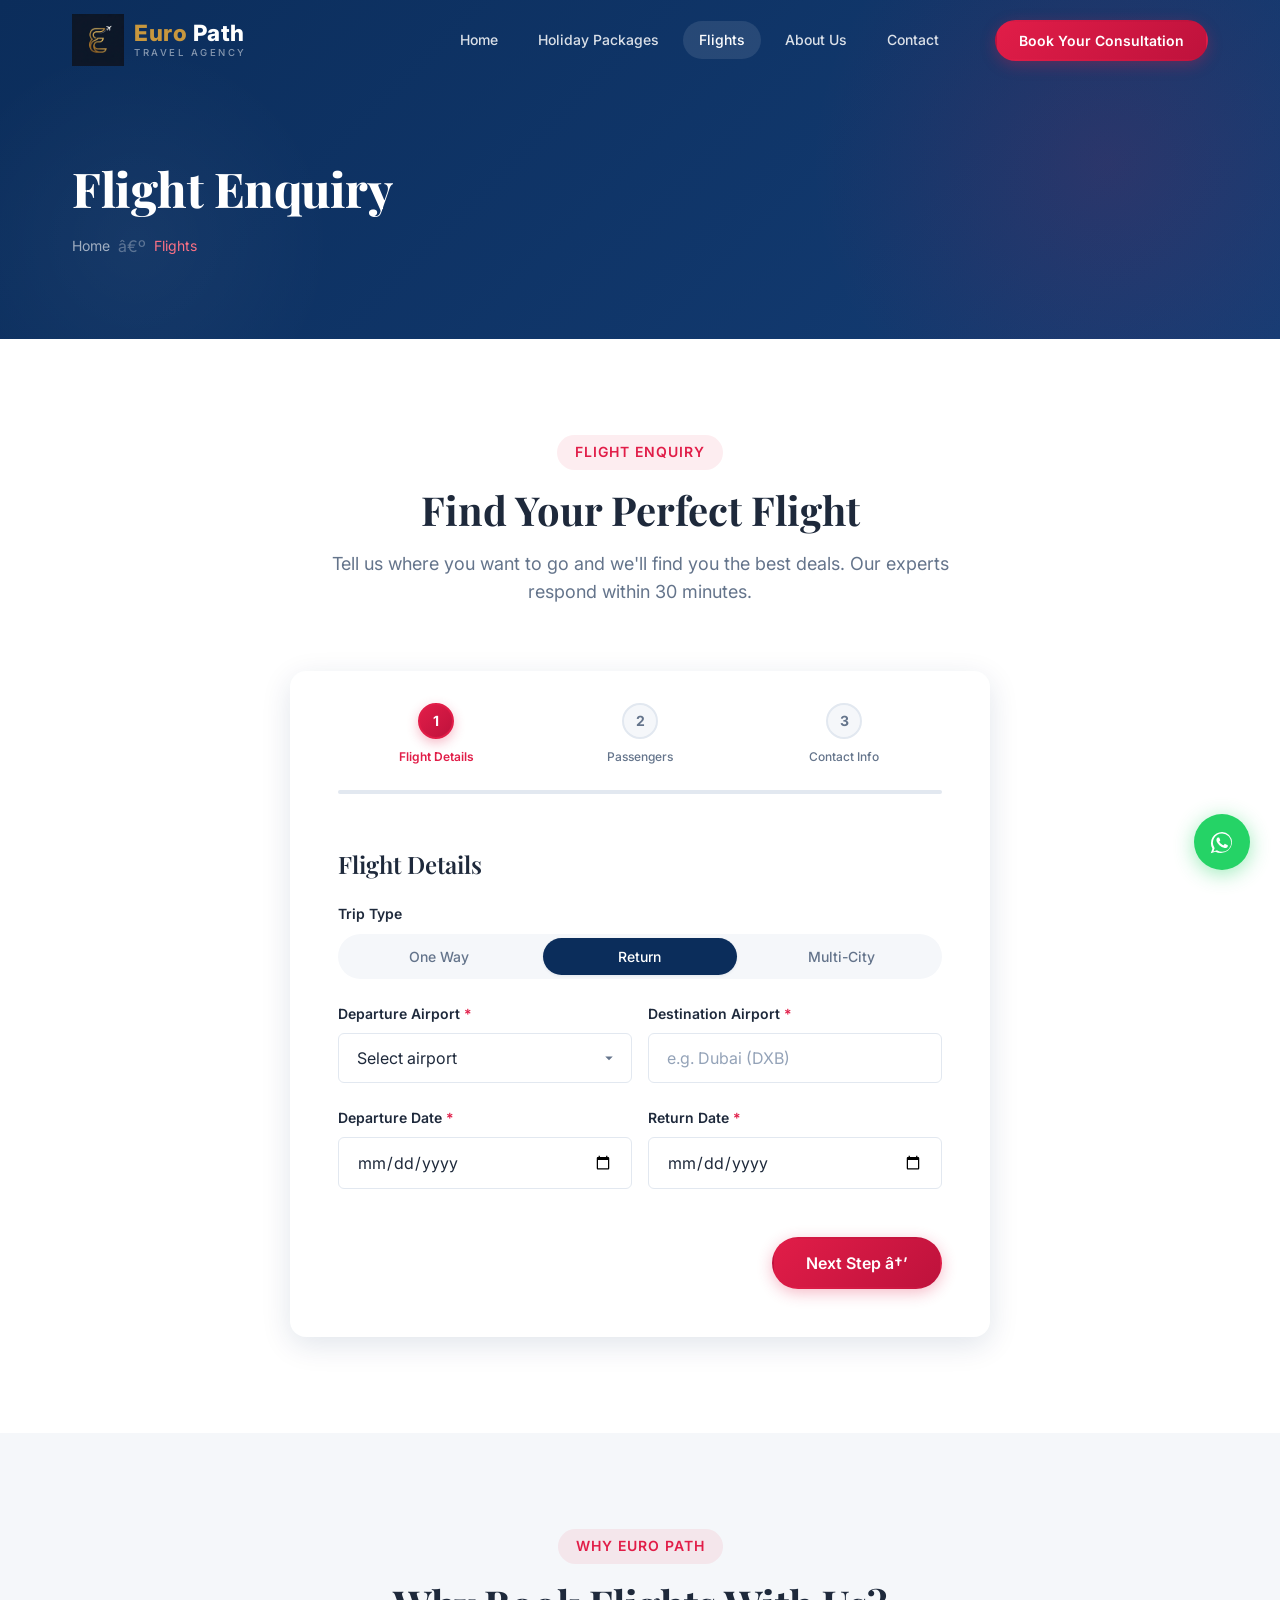
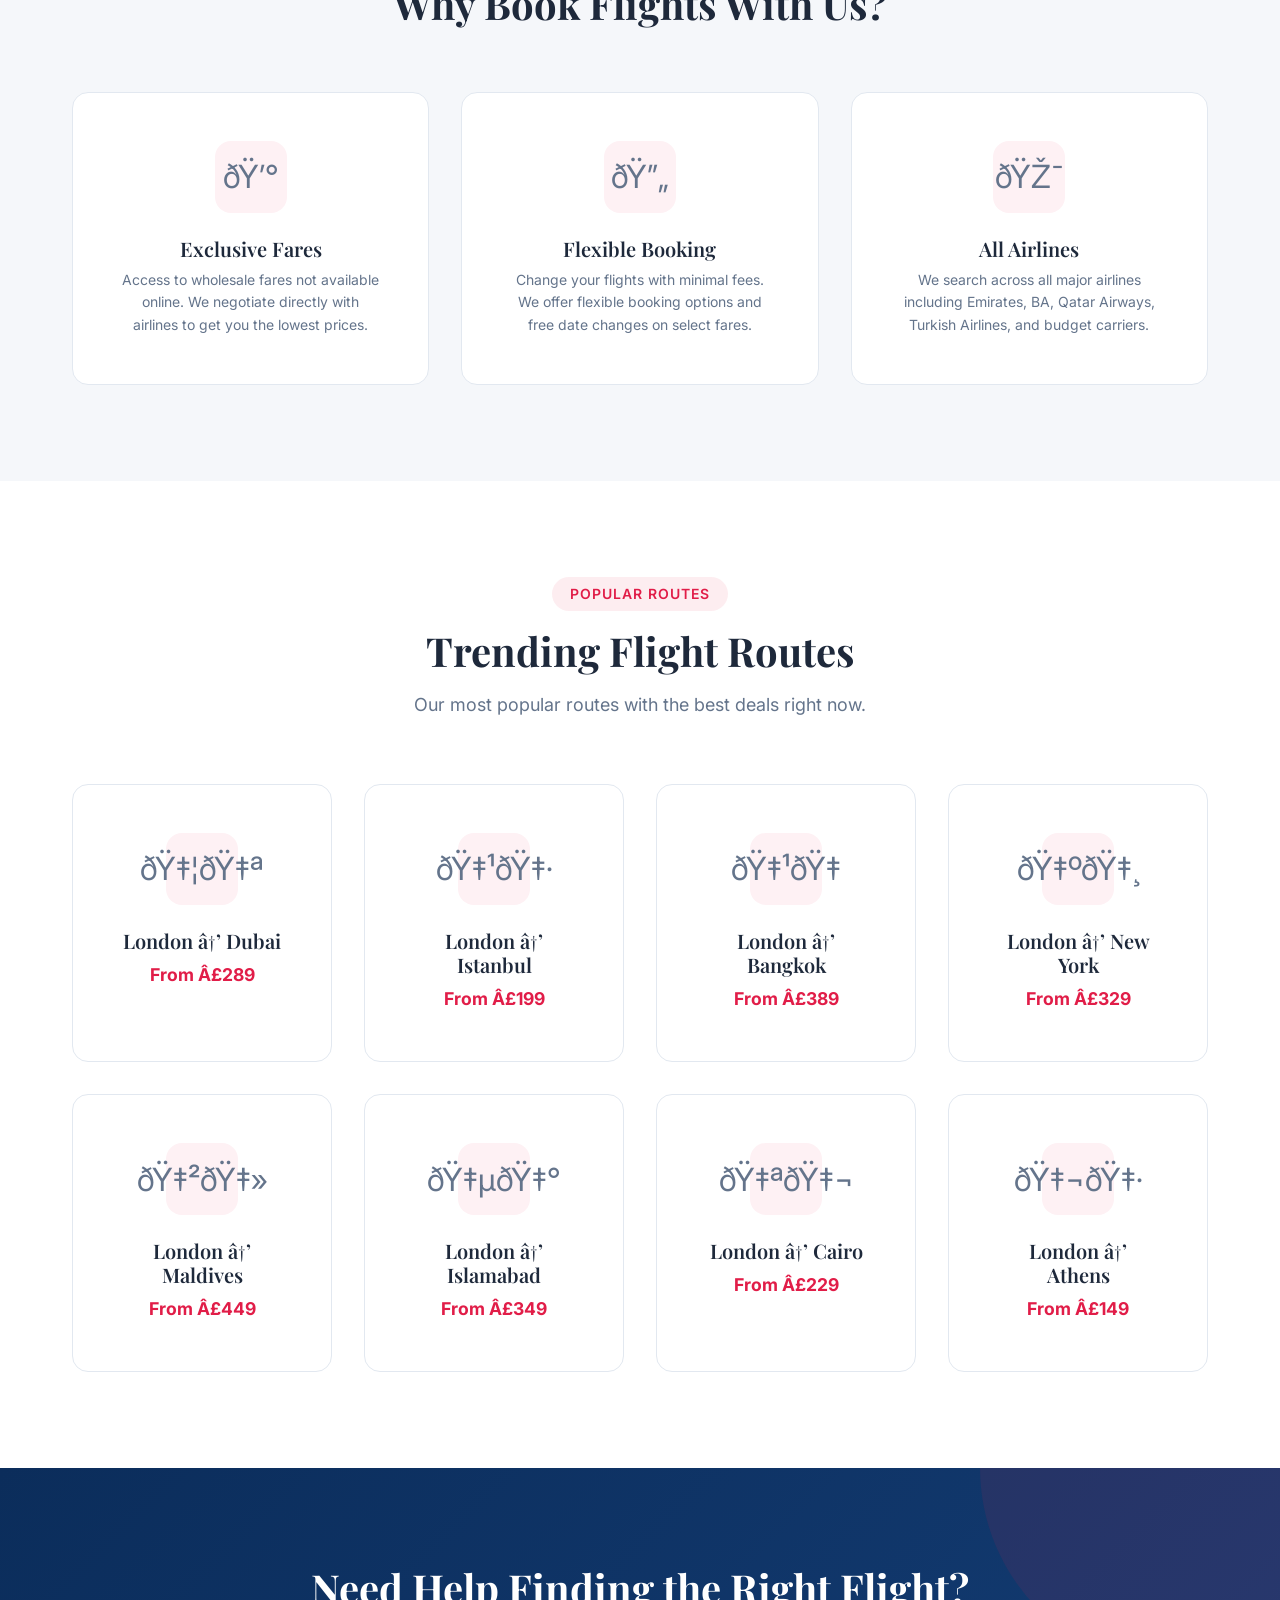
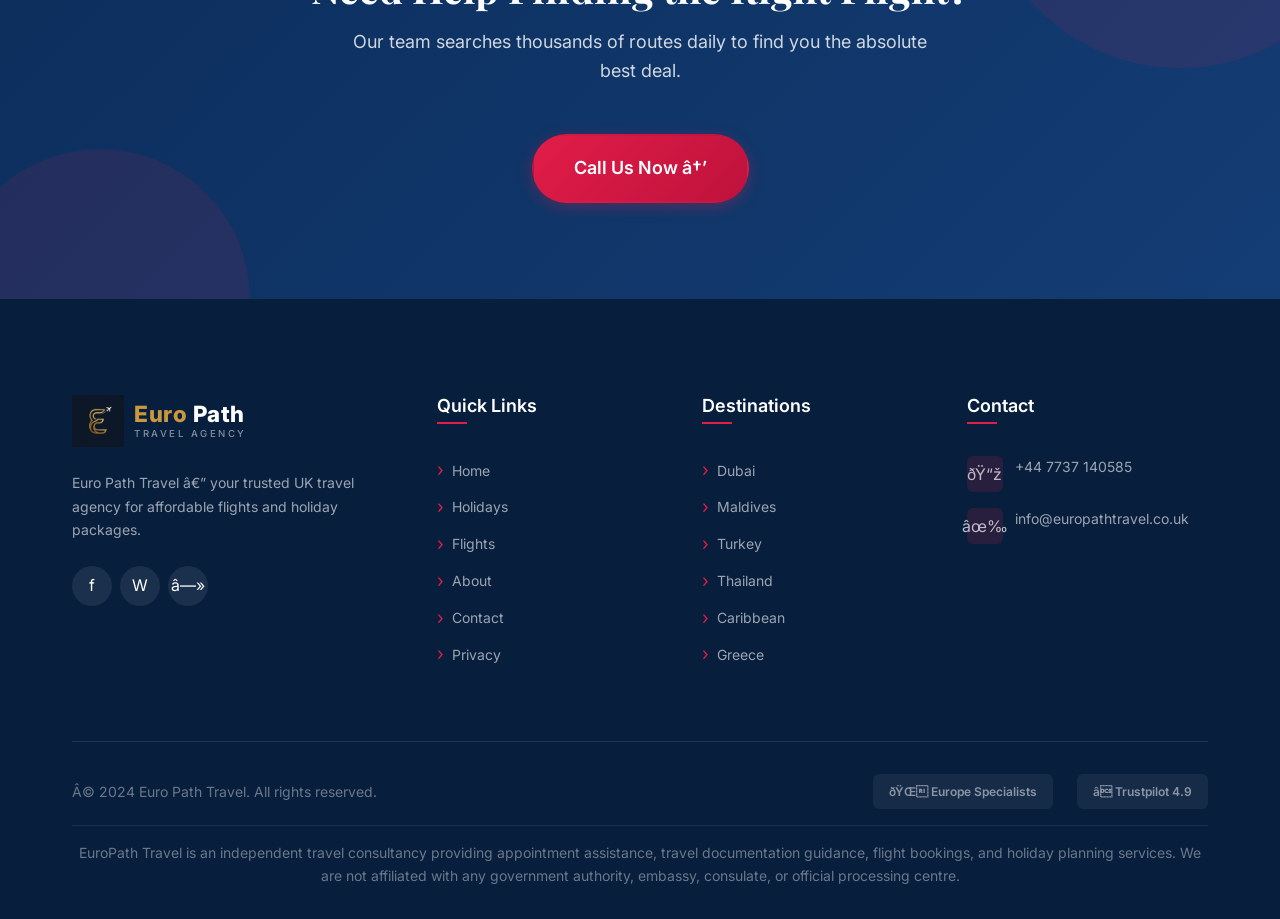
<file: flights.html>
<!DOCTYPE html>
<html lang="en">
<head>
  <!-- Google tag (gtag.js) -->
  <script async src="https://www.googletagmanager.com/gtag/js?id=AW-18291988415"></script>
  <script>
    window.dataLayer = window.dataLayer || [];
    function gtag(){dataLayer.push(arguments);}
    gtag('js', new Date());

    gtag('config', 'AW-18291988415');
    gtag('config', 'G-J966X2J82V');
  </script>
  <!-- Meta Pixel Code -->
  <script>
  !function(f,b,e,v,n,t,s)
  {if(f.fbq)return;n=f.fbq=function(){n.callMethod?
  n.callMethod.apply(n,arguments):n.queue.push(arguments)};
  if(!f._fbq)f._fbq=n;n.push=n;n.loaded=!0;n.version='2.0';
  n.queue=[];t=b.createElement(e);t.async=!0;
  t.src=v;s=b.getElementsByTagName(e)[0];
  s.parentNode.insertBefore(t,s)}(window, document,'script',
  'https://connect.facebook.net/en_US/fbevents.js');
  fbq('init', '2125989114643503');
  fbq('track', 'PageView');
  </script>
  <noscript><img height="1" width="1" style="display:none"
  src="https://www.facebook.com/tr?id=2125989114643503&ev=PageView&noscript=1"
  /></noscript>
  <!-- End Meta Pixel Code -->
  <meta charset="UTF-8">
  <meta name="viewport" content="width=device-width, initial-scale=1.0">
  <title>Flight Enquiry — Cheap Flights from UK | Euro Path Travel</title>
  <meta name="description" content="Find the cheapest flights from the UK to worldwide destinations. Economy, Business & First Class deals. Get a free flight quote from Euro Path Travel.">
  <meta property="og:title" content="Flight Enquiry — Euro Path Travel">
  <meta property="og:description" content="Get the best flight deals from the UK. Free quotes within 30 minutes.">
  <meta property="og:type" content="website">
  <link rel="preconnect" href="https://fonts.googleapis.com">
  <link rel="preconnect" href="https://fonts.gstatic.com" crossorigin>
  <link href="https://fonts.googleapis.com/css2?family=Inter:wght@400;500;600;700;800&family=Playfair+Display:ital,wght@0,600;0,700;0,800;1,600;1,700&display=swap" rel="stylesheet">
  <link rel="icon" type="image/png" href="images/favicon.png">
  <link rel="apple-touch-icon" href="images/favicon.png">
  <link rel="stylesheet" href="css/style.css">
</head>
<body>

  <!-- Header -->
  <header class="header transparent" id="header">
    <div class="container">
      <div class="header-inner">
        <a href="index.html" class="logo"><img src="images/logo-white.png" alt="Euro Path Travel"><div class="logo-text"><span class="brand-name"><span class="gold">Euro</span> Path</span><span class="brand-tagline">Travel Agency</span></div></a>
        <nav class="nav">
          <div class="nav-links">
            <a href="index.html">Home</a>
            <a href="holiday-packages.html">Holiday Packages</a>
            <a href="flights.html" class="active">Flights</a>
            <a href="about.html">About Us</a>
            <a href="contact.html">Contact</a>
          </div>
          <button type="button" class="btn btn-primary btn-sm nav-cta open-consultation-btn">Book Your Consultation</button>
        </nav>
        <button class="hamburger" id="hamburger" aria-label="Toggle menu"><span></span><span></span><span></span></button>
      </div>
    </div>
  </header>
  <div class="mobile-nav-overlay" id="mobile-nav">
    <div class="mobile-nav">
      <a href="index.html">Home</a><a href="holiday-packages.html">Holiday Packages</a>
      <a href="flights.html">Flights</a><a href="about.html">About Us</a><a href="contact.html">Contact</a>
      <button type="button" class="btn btn-primary open-consultation-btn" style="margin-top:16px;">Book Your Consultation</button>
    </div>
  </div>

  <!-- ===== BOOK YOUR CONSULTATION MODAL ===== -->
  <div class="query-modal-overlay" id="consultation-modal-overlay">
    <div class="query-modal">
      <button type="button" class="query-modal-close" id="consultation-modal-close" aria-label="Close">&times;</button>
      <div class="query-modal-body">
        <h3 class="query-modal-title">Book Your Consultation</h3>
        <p class="query-modal-sub">Complete the form below, and our visa consultant will get in touch with you as soon as possible.</p>

        <form id="consultation-form" novalidate>
          <input type="hidden" name="access_key" value="928235df-5d4d-4fe7-bce0-ea703df89a52">
          <input type="hidden" name="subject" value="📅 New Consultation Booking — EuroPath Travel">
          <input type="hidden" name="form_type" value="Consultation Booking">
          <input type="text" name="website" style="display:none" tabindex="-1" autocomplete="off">

          <div class="visa-field">
            <label>Full Name <span class="req">*</span></label>
            <input type="text" name="name" placeholder="Your full name" required>
          </div>
          <div class="visa-field">
            <label>Email <span class="req">*</span></label>
            <input type="email" name="email" placeholder="Enter your email" required>
          </div>
          <div class="visa-field">
            <label>Phone <span class="req">*</span></label>
            <input type="tel" name="phone" placeholder="+44 7xxx xxx xxx" required>
          </div>
          <div class="visa-field">
            <label>Nationality <span class="req">*</span></label>
            <select name="nationality" required>
              <option value="">Select your nationality</option>
              <option>Pakistani</option>
              <option>Indian</option>
              <option>Bangladeshi</option>
              <option>Nigerian</option>
              <option>Ghanaian</option>
              <option>Sri Lankan</option>
              <option>Nepalese</option>
              <option>Afghan</option>
              <option>Egyptian</option>
              <option>Turkish</option>
              <option>Iranian</option>
              <option>Iraqi</option>
              <option>Zimbabwean</option>
              <option>South African</option>
              <option>Chinese</option>
              <option>Filipino</option>
              <option>Other</option>
            </select>
          </div>
          <div class="visa-field">
            <label>Message <span class="req">*</span></label>
            <textarea name="message" rows="3" placeholder="Tell us about your travel plans or questions..." required></textarea>
          </div>

          <div class="visa-actions">
            <button type="submit" class="btn btn-primary" style="width:100%; justify-content:center;">Book Consultation</button>
          </div>
        </form>

        <div class="visa-confirm" id="consultation-confirm">
          <div class="success-anim">
            <svg viewBox="0 0 52 52" aria-hidden="true">
              <circle class="success-circle" cx="26" cy="26" r="24" fill="none"/>
              <path class="success-tick" fill="none" d="M15 27l8 8 15-16"/>
            </svg>
          </div>
          <h3 class="success-text-1">Thank You!</h3>
          <p class="success-text-2">Your consultation request has been received. Redirecting you now…</p>
        </div>
      </div>
    </div>
  </div>

  <main>
    <!-- Page Hero -->
    <section class="page-hero">
      <div class="container">
        <h1>Flight Enquiry</h1>
        <div class="breadcrumb">
          <a href="index.html">Home</a><span class="separator">›</span><span class="current">Flights</span>
        </div>
      </div>
    </section>

    <!-- ===== FLIGHT ENQUIRY FORM ===== -->
    <section class="section" id="flight-enquiry">
      <div class="container">
        <div class="section-header reveal">
          <span class="section-tag">Flight Enquiry</span>
          <h2>Find Your Perfect Flight</h2>
          <p>Tell us where you want to go and we'll find you the best deals. Our experts respond within 30 minutes.</p>
        </div>

        <div class="multistep-form reveal">
          <div class="form-progress">
            <div class="progress-step active">
              <span class="step-num">1</span>
              <span class="step-label">Flight Details</span>
            </div>
            <div class="progress-step">
              <span class="step-num">2</span>
              <span class="step-label">Passengers</span>
            </div>
            <div class="progress-step">
              <span class="step-num">3</span>
              <span class="step-label">Contact Info</span>
            </div>
          </div>
          <div class="progress-bar-track">
            <div class="progress-bar-fill" style="width:0%"></div>
          </div>

          <form>
            <div class="honey-pot">
              <input type="text" name="website" tabindex="-1" autocomplete="off">
            </div>

            <div class="form-steps-container">
              <!-- Step 1: Flight Details -->
              <div class="form-step active">
                <h3>Flight Details</h3>
                
                <!-- Trip Type -->
                <div class="form-group">
                  <label>Trip Type</label>
                  <div class="trip-type-toggle">
                    <button type="button" class="trip-type-btn" data-trip="oneway">One Way</button>
                    <button type="button" class="trip-type-btn active" data-trip="return">Return</button>
                    <button type="button" class="trip-type-btn" data-trip="multicity">Multi-City</button>
                  </div>
                  <input type="hidden" name="trip_type" value="return">
                </div>

                <div class="form-row">
                  <div class="form-group">
                    <label>Departure Airport <span class="required">*</span></label>
                    <select class="form-input" name="departure" required>
                      <option value="">Select airport</option>
                      <option>London Heathrow (LHR)</option>
                      <option>London Gatwick (LGW)</option>
                      <option>London Stansted (STN)</option>
                      <option>London Luton (LTN)</option>
                      <option>London City (LCY)</option>
                      <option>Manchester (MAN)</option>
                      <option>Birmingham (BHX)</option>
                      <option>Edinburgh (EDI)</option>
                      <option>Glasgow (GLA)</option>
                      <option>Bristol (BRS)</option>
                      <option>Leeds Bradford (LBA)</option>
                      <option>Newcastle (NCL)</option>
                      <option>Liverpool (LPL)</option>
                      <option>Cardiff (CWL)</option>
                      <option>Belfast (BFS)</option>
                      <option>Other</option>
                    </select>
                    <span class="form-error">Please select departure airport</span>
                  </div>
                  <div class="form-group">
                    <label>Destination Airport <span class="required">*</span></label>
                    <input type="text" class="form-input" name="destination" placeholder="e.g. Dubai (DXB)" required>
                    <span class="form-error">Please enter destination</span>
                  </div>
                </div>

                <div class="form-row">
                  <div class="form-group">
                    <label>Departure Date <span class="required">*</span></label>
                    <input type="date" class="form-input" name="departure_date" required>
                    <span class="form-error">Please select departure date</span>
                  </div>
                  <div class="form-group return-date-group">
                    <label>Return Date <span class="required">*</span></label>
                    <input type="date" class="form-input" name="return_date" required>
                    <span class="form-error">Please select return date</span>
                  </div>
                </div>

                <div class="form-nav">
                  <div></div>
                  <button type="button" class="btn btn-primary btn-next">Next Step →</button>
                </div>
              </div>

              <!-- Step 2: Passengers -->
              <div class="form-step">
                <h3>Passengers & Preferences</h3>
                
                <div class="form-group">
                  <label>Passengers</label>
                  <div class="passenger-counter">
                    <div class="passenger-info"><h4>Adults</h4><p>12+ years</p></div>
                    <div class="counter-controls">
                      <button type="button" class="counter-btn counter-minus" data-min="1">−</button>
                      <span class="counter-value">1</span>
                      <button type="button" class="counter-btn counter-plus" data-max="9">+</button>
                    </div>
                  </div>
                  <div class="passenger-counter">
                    <div class="passenger-info"><h4>Children</h4><p>2-11 years</p></div>
                    <div class="counter-controls">
                      <button type="button" class="counter-btn counter-minus" data-min="0">−</button>
                      <span class="counter-value">0</span>
                      <button type="button" class="counter-btn counter-plus" data-max="6">+</button>
                    </div>
                  </div>
                  <div class="passenger-counter">
                    <div class="passenger-info"><h4>Infants</h4><p>Under 2 years</p></div>
                    <div class="counter-controls">
                      <button type="button" class="counter-btn counter-minus" data-min="0">−</button>
                      <span class="counter-value">0</span>
                      <button type="button" class="counter-btn counter-plus" data-max="4">+</button>
                    </div>
                  </div>
                </div>

                <div class="form-group">
                  <label>Cabin Class</label>
                  <select class="form-input" name="cabin_class">
                    <option>Economy</option>
                    <option>Premium Economy</option>
                    <option>Business Class</option>
                    <option>First Class</option>
                  </select>
                </div>

                <div class="form-group">
                  <label>Are Your Dates Flexible?</label>
                  <div class="trip-type-toggle">
                    <button type="button" class="trip-type-btn active" data-trip="no">No</button>
                    <button type="button" class="trip-type-btn" data-trip="yes">Yes (±3 days)</button>
                  </div>
                  <input type="hidden" name="flexible_dates" value="no">
                </div>

                <div class="form-nav">
                  <button type="button" class="btn btn-outline btn-prev">← Back</button>
                  <button type="button" class="btn btn-primary btn-next">Next Step →</button>
                </div>
              </div>

              <!-- Step 3: Contact Info -->
              <div class="form-step">
                <h3>Your Contact Details</h3>
                <div class="form-group">
                  <label>Full Name <span class="required">*</span></label>
                  <input type="text" class="form-input" name="name" placeholder="John Smith" required>
                  <span class="form-error">Please enter your name</span>
                </div>
                <div class="form-row">
                  <div class="form-group">
                    <label>Email Address <span class="required">*</span></label>
                    <input type="email" class="form-input" name="email" placeholder="john@example.com" required>
                    <span class="form-error">Please enter a valid email</span>
                  </div>
                  <div class="form-group">
                    <label>Phone / WhatsApp <span class="required">*</span></label>
                    <input type="tel" class="form-input" name="phone" placeholder="+44 7xxx xxx xxx" required>
                    <span class="form-error">Please enter your phone number</span>
                  </div>
                </div>
                <div class="form-group">
                  <label>Additional Notes</label>
                  <textarea class="form-input" name="notes" rows="3" placeholder="Any specific requirements, preferred airlines, layover preferences..."></textarea>
                </div>
                <div class="form-nav">
                  <button type="button" class="btn btn-outline btn-prev">← Back</button>
                  <button type="button" class="btn btn-primary btn-lg btn-submit">Submit Flight Enquiry</button>
                </div>
              </div>
            </div>

            <!-- Confirmation -->
            <div class="form-confirmation" style="display:none;">
              <div class="success-anim">
                <svg viewBox="0 0 52 52" aria-hidden="true">
                  <circle class="success-circle" cx="26" cy="26" r="24" fill="none"/>
                  <path class="success-tick" fill="none" d="M15 27l8 8 15-16"/>
                </svg>
              </div>
              <h2 class="success-text-1">Thank You!</h2>
              <p class="success-text-2">Your enquiry has been received. Our flight experts are searching for the best deals for you and will be in touch within 30 minutes with your personalised quote.</p>
              <a href="index.html" class="btn btn-primary success-text-3">Back to Home</a>
            </div>
          </form>
        </div>
      </div>
    </section>

    <!-- ===== WHY BOOK FLIGHTS ===== -->
    <section class="section bg-light">
      <div class="container">
        <div class="section-header reveal">
          <span class="section-tag">Why Euro Path</span>
          <h2>Why Book Flights With Us?</h2>
        </div>
        <div class="grid grid-3 stagger-children">
          <div class="feature-card reveal">
            <div class="feature-icon">💰</div>
            <h3>Exclusive Fares</h3>
            <p>Access to wholesale fares not available online. We negotiate directly with airlines to get you the lowest prices.</p>
          </div>
          <div class="feature-card reveal">
            <div class="feature-icon">🔄</div>
            <h3>Flexible Booking</h3>
            <p>Change your flights with minimal fees. We offer flexible booking options and free date changes on select fares.</p>
          </div>
          <div class="feature-card reveal">
            <div class="feature-icon">🎯</div>
            <h3>All Airlines</h3>
            <p>We search across all major airlines including Emirates, BA, Qatar Airways, Turkish Airlines, and budget carriers.</p>
          </div>
        </div>
      </div>
    </section>

    <!-- ===== POPULAR ROUTES ===== -->
    <section class="section">
      <div class="container">
        <div class="section-header reveal">
          <span class="section-tag">Popular Routes</span>
          <h2>Trending Flight Routes</h2>
          <p>Our most popular routes with the best deals right now.</p>
        </div>
        <div class="grid grid-4 stagger-children">
          <div class="feature-card reveal" style="cursor:pointer;" onclick="location.href='#flight-enquiry'">
            <div class="feature-icon">🇦🇪</div>
            <h3>London → Dubai</h3>
            <p style="color:var(--secondary);font-weight:700;font-size:1.1rem;">From £289</p>
          </div>
          <div class="feature-card reveal" style="cursor:pointer;" onclick="location.href='#flight-enquiry'">
            <div class="feature-icon">🇹🇷</div>
            <h3>London → Istanbul</h3>
            <p style="color:var(--secondary);font-weight:700;font-size:1.1rem;">From £199</p>
          </div>
          <div class="feature-card reveal" style="cursor:pointer;" onclick="location.href='#flight-enquiry'">
            <div class="feature-icon">🇹🇭</div>
            <h3>London → Bangkok</h3>
            <p style="color:var(--secondary);font-weight:700;font-size:1.1rem;">From £389</p>
          </div>
          <div class="feature-card reveal" style="cursor:pointer;" onclick="location.href='#flight-enquiry'">
            <div class="feature-icon">🇺🇸</div>
            <h3>London → New York</h3>
            <p style="color:var(--secondary);font-weight:700;font-size:1.1rem;">From £329</p>
          </div>
          <div class="feature-card reveal" style="cursor:pointer;" onclick="location.href='#flight-enquiry'">
            <div class="feature-icon">🇲🇻</div>
            <h3>London → Maldives</h3>
            <p style="color:var(--secondary);font-weight:700;font-size:1.1rem;">From £449</p>
          </div>
          <div class="feature-card reveal" style="cursor:pointer;" onclick="location.href='#flight-enquiry'">
            <div class="feature-icon">🇵🇰</div>
            <h3>London → Islamabad</h3>
            <p style="color:var(--secondary);font-weight:700;font-size:1.1rem;">From £349</p>
          </div>
          <div class="feature-card reveal" style="cursor:pointer;" onclick="location.href='#flight-enquiry'">
            <div class="feature-icon">🇪🇬</div>
            <h3>London → Cairo</h3>
            <p style="color:var(--secondary);font-weight:700;font-size:1.1rem;">From £229</p>
          </div>
          <div class="feature-card reveal" style="cursor:pointer;" onclick="location.href='#flight-enquiry'">
            <div class="feature-icon">🇬🇷</div>
            <h3>London → Athens</h3>
            <p style="color:var(--secondary);font-weight:700;font-size:1.1rem;">From £149</p>
          </div>
        </div>
      </div>
    </section>

    <!-- CTA -->
    <section class="cta-banner">
      <div class="container">
        <h2 class="reveal">Need Help Finding the Right Flight?</h2>
        <p class="reveal">Our team searches thousands of routes daily to find you the absolute best deal.</p>
        <div class="reveal"><a href="contact.html" class="btn btn-primary btn-lg">Call Us Now →</a></div>
      </div>
    </section>
  </main>

  <!-- Footer -->
  <footer class="footer">
    <div class="container">
      <div class="footer-grid">
        <div class="footer-about">
          <a href="index.html" class="logo"><img src="images/logo-white.png" alt="Euro Path Travel"><div class="logo-text"><span class="brand-name"><span class="gold">Euro</span> Path</span><span class="brand-tagline">Travel Agency</span></div></a>
          <p>Euro Path Travel — your trusted UK travel agency for affordable flights and holiday packages.</p>
          <div class="footer-social"><a href="https://www.facebook.com/profile.php?id=61590407525509" target="_blank" rel="noopener" aria-label="Facebook">f</a><a href="https://wa.me/447737140585" target="_blank" rel="noopener" aria-label="WhatsApp">W</a><a href="https://www.instagram.com/europathtravel?igsh=MW5qb3phNzFnbTd6cg==" target="_blank" rel="noopener" aria-label="Instagram">◻</a></div>
        </div>
        <div class="footer-col">
          <h4>Quick Links</h4>
          <ul class="footer-links">
            <li><a href="index.html">Home</a></li><li><a href="holiday-packages.html">Holidays</a></li>
            <li><a href="flights.html">Flights</a></li><li><a href="about.html">About</a></li>
            <li><a href="contact.html">Contact</a></li><li><a href="privacy.html">Privacy</a></li>
          </ul>
        </div>
        <div class="footer-col">
          <h4>Destinations</h4>
          <ul class="footer-links">
            <li><a href="#">Dubai</a></li><li><a href="#">Maldives</a></li>
            <li><a href="#">Turkey</a></li><li><a href="#">Thailand</a></li>
            <li><a href="#">Caribbean</a></li><li><a href="#">Greece</a></li>
          </ul>
        </div>
        <div class="footer-col">
          <h4>Contact</h4>
          <ul class="footer-contact">
            <li><span class="footer-contact-icon">📞</span><div><a href="tel:+447737140585" style="color:rgba(255,255,255,0.6);">+44 7737 140585</a></div></li>
            <li><span class="footer-contact-icon">✉</span><div><a href="mailto:info@europathtravel.co.uk" style="color:rgba(255,255,255,0.6);">info@europathtravel.co.uk</a></div></li>
          </ul>
        </div>
      </div>
      <div class="footer-bottom">
        <p>© 2024 Euro Path Travel. All rights reserved.</p>
        <div class="footer-badges"><span class="footer-badge">🌍 Europe Specialists</span><span class="footer-badge">⭐ Trustpilot 4.9</span></div>
        <p class="footer-disclaimer">EuroPath Travel is an independent travel consultancy providing appointment assistance, travel documentation guidance, flight bookings, and holiday planning services. We are not affiliated with any government authority, embassy, consulate, or official processing centre.</p>
      </div>
    </div>
  </footer>

  <a href="https://wa.me/447737140585" target="_blank" rel="noopener" class="whatsapp-float" aria-label="Chat with us on WhatsApp">
    <svg width="30" height="30" viewBox="0 0 24 24" fill="currentColor"><path d="M17.6 6.32A8.86 8.86 0 0 0 12.05 4a8.94 8.94 0 0 0-7.7 13.4L3 21l3.7-1.28a8.9 8.9 0 0 0 4.36 1.13h.01A8.94 8.94 0 0 0 20 12.94a8.94 8.94 0 0 0-2.4-6.62zm-5.55 13.5h-.01a7.4 7.4 0 0 1-3.78-1.04l-.27-.16-2.8.96.94-2.72-.18-.28a7.42 7.42 0 0 1 6.1-11.44 7.4 7.4 0 0 1 7.4 7.42 7.4 7.4 0 0 1-7.4 7.26zm4.06-5.55c-.22-.11-1.31-.65-1.51-.72-.2-.07-.35-.11-.5.11-.15.22-.57.72-.7.87-.13.15-.26.16-.48.05-.22-.11-.94-.35-1.79-1.1-.66-.59-1.11-1.32-1.24-1.54-.13-.22-.01-.34.1-.45.1-.1.22-.26.33-.39.11-.13.15-.22.22-.37.07-.15.04-.28-.02-.39-.05-.11-.5-1.2-.68-1.65-.18-.43-.36-.37-.5-.38h-.43c-.15 0-.39.05-.6.28-.2.22-.79.77-.79 1.87 0 1.1.81 2.16.92 2.31.11.15 1.6 2.44 3.87 3.42.54.23.96.37 1.29.48.54.17 1.03.15 1.42.09.43-.06 1.31-.54 1.5-1.05.18-.51.18-.95.13-1.05-.05-.09-.2-.15-.42-.26z"/></svg>
  </a>
  <button class="back-to-top" id="back-to-top" aria-label="Back to top">↑</button>
  <script src="js/main.js"></script>
</body>
</html>
</file>
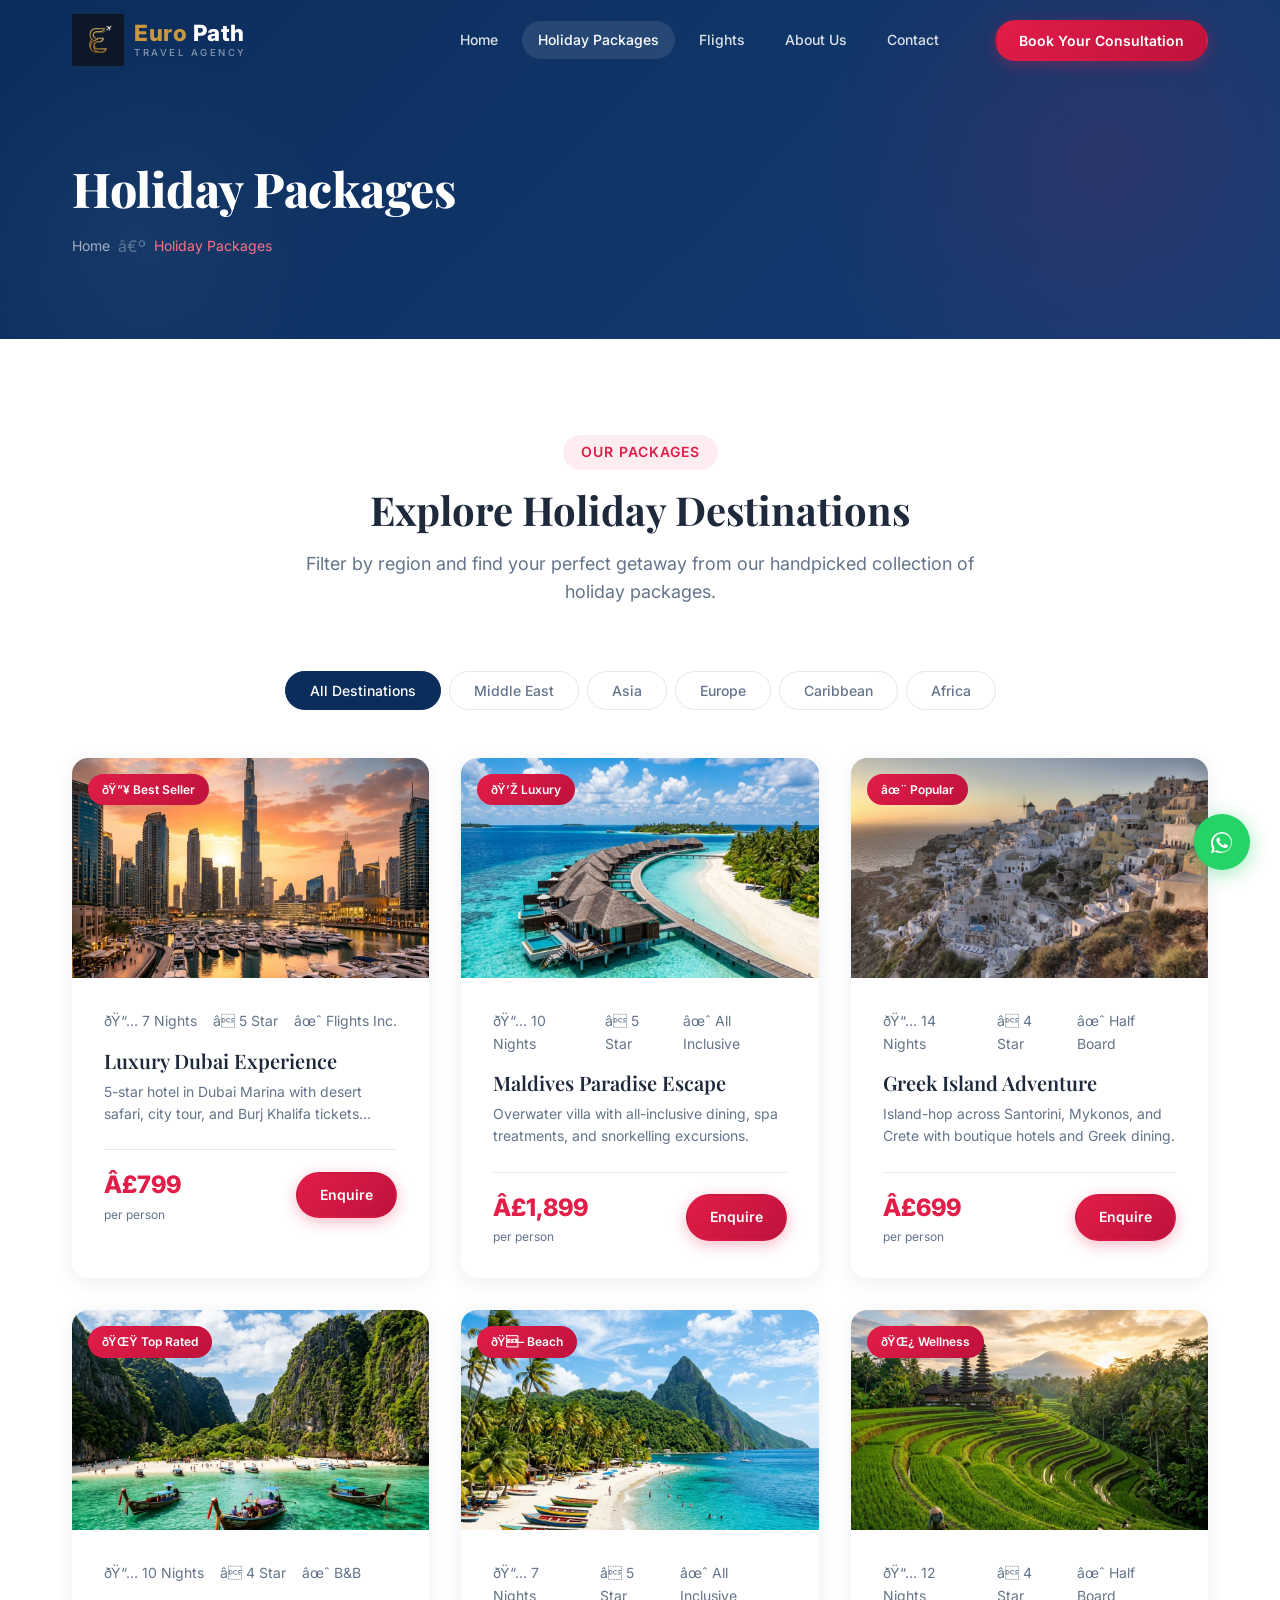
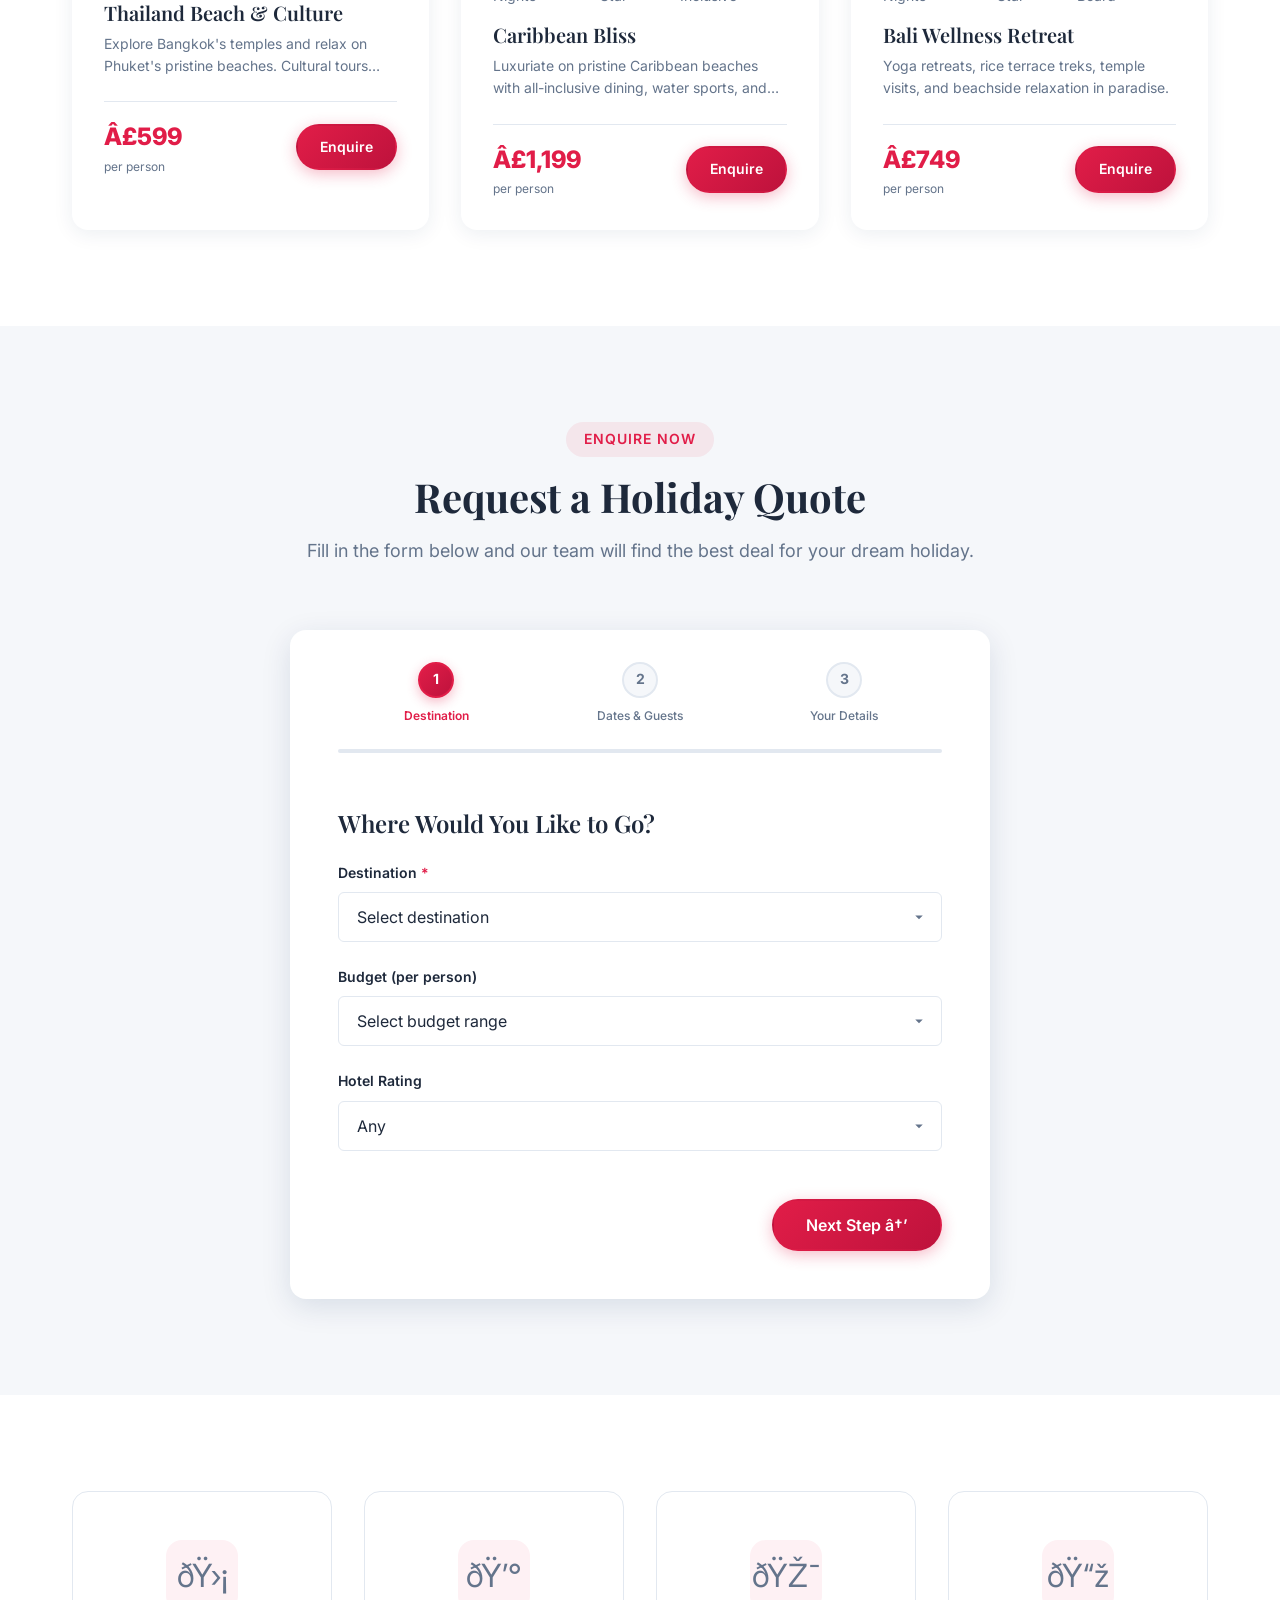
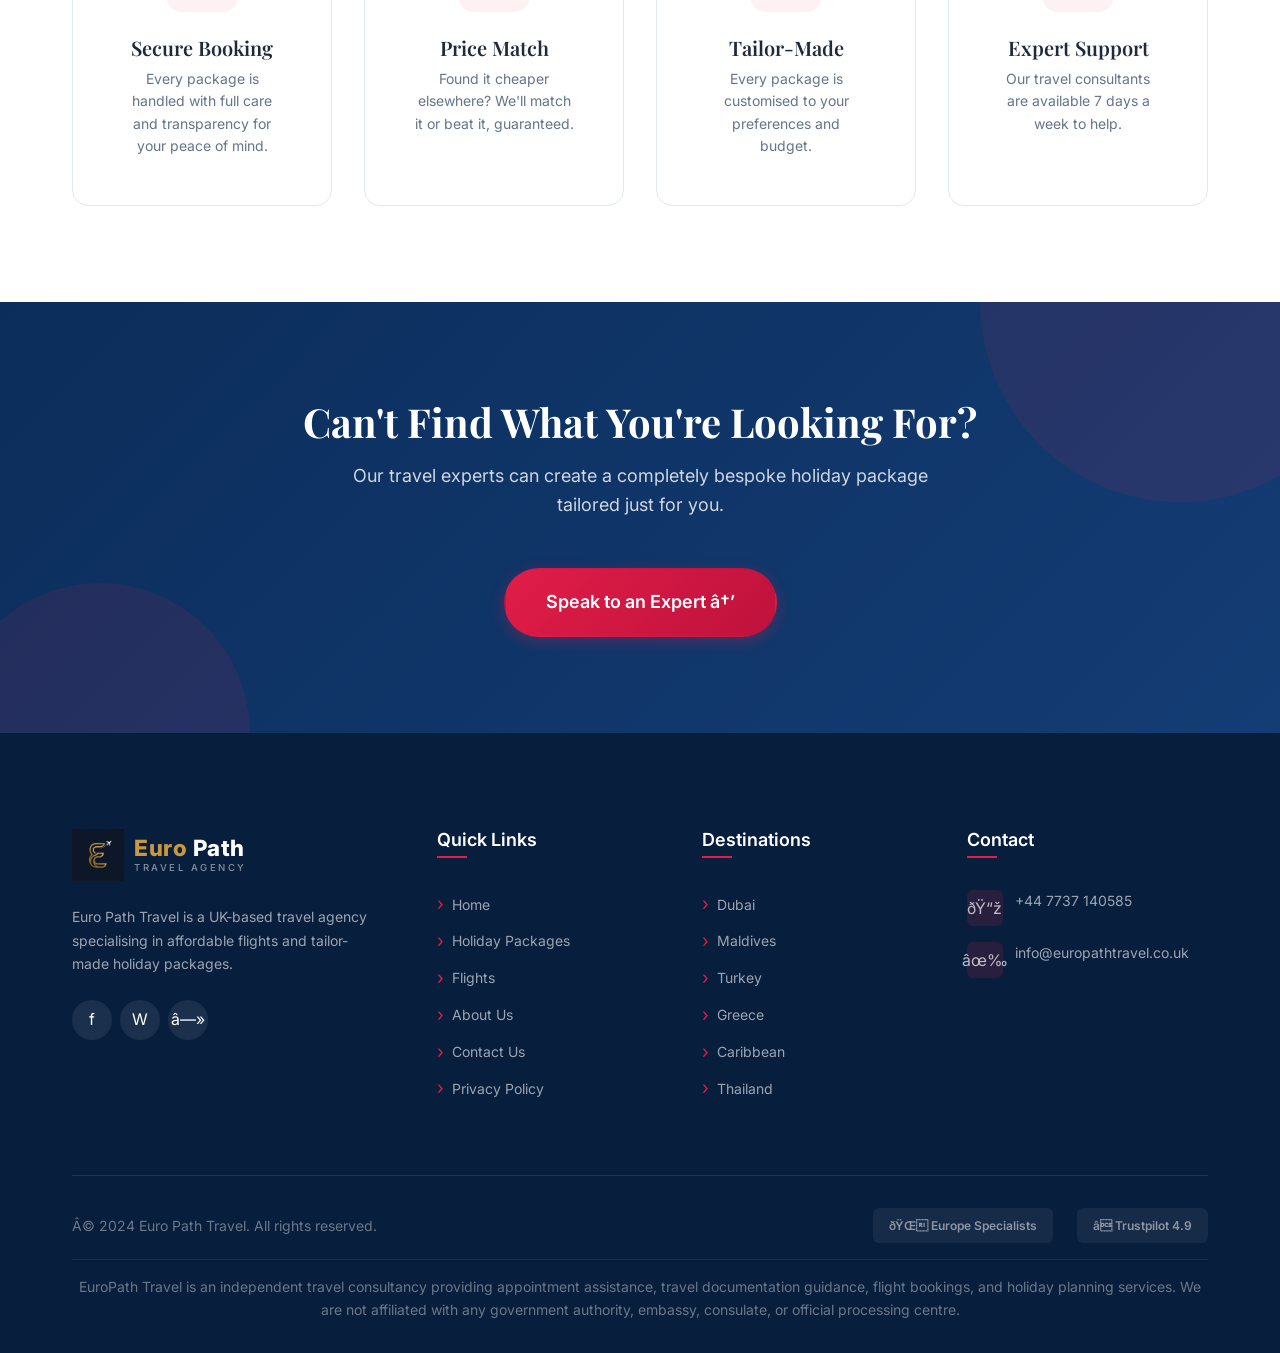
<file: holiday-packages.html>
<!DOCTYPE html>
<html lang="en">
<head>
  <!-- Google tag (gtag.js) -->
  <script async src="https://www.googletagmanager.com/gtag/js?id=AW-18291988415"></script>
  <script>
    window.dataLayer = window.dataLayer || [];
    function gtag(){dataLayer.push(arguments);}
    gtag('js', new Date());

    gtag('config', 'AW-18291988415');
    gtag('config', 'G-J966X2J82V');
  </script>
  <!-- Meta Pixel Code -->
  <script>
  !function(f,b,e,v,n,t,s)
  {if(f.fbq)return;n=f.fbq=function(){n.callMethod?
  n.callMethod.apply(n,arguments):n.queue.push(arguments)};
  if(!f._fbq)f._fbq=n;n.push=n;n.loaded=!0;n.version='2.0';
  n.queue=[];t=b.createElement(e);t.async=!0;
  t.src=v;s=b.getElementsByTagName(e)[0];
  s.parentNode.insertBefore(t,s)}(window, document,'script',
  'https://connect.facebook.net/en_US/fbevents.js');
  fbq('init', '2125989114643503');
  fbq('track', 'PageView');
  </script>
  <noscript><img height="1" width="1" style="display:none"
  src="https://www.facebook.com/tr?id=2125989114643503&ev=PageView&noscript=1"
  /></noscript>
  <!-- End Meta Pixel Code -->
  <meta charset="UTF-8">
  <meta name="viewport" content="width=device-width, initial-scale=1.0">
  <title>Holiday Packages — Affordable All-Inclusive Holidays | Euro Path Travel</title>
  <meta name="description" content="Browse our curated holiday packages to Dubai, Maldives, Greece, Caribbean and more. All-inclusive deals with flights, hotels and transfers.">
  <meta property="og:title" content="Holiday Packages — Euro Path Travel">
  <meta property="og:description" content="Explore affordable all-inclusive holiday packages to top destinations worldwide.">
  <meta property="og:type" content="website">
  <link rel="preconnect" href="https://fonts.googleapis.com">
  <link rel="preconnect" href="https://fonts.gstatic.com" crossorigin>
  <link href="https://fonts.googleapis.com/css2?family=Inter:wght@400;500;600;700;800&family=Playfair+Display:ital,wght@0,600;0,700;0,800;1,600;1,700&display=swap" rel="stylesheet">
  <link rel="icon" type="image/png" href="images/favicon.png">
  <link rel="apple-touch-icon" href="images/favicon.png">
  <link rel="stylesheet" href="css/style.css">
</head>
<body>

  <!-- ===== HEADER ===== -->
  <header class="header transparent" id="header">
    <div class="container">
      <div class="header-inner">
        <a href="index.html" class="logo"><img src="images/logo-white.png" alt="Euro Path Travel"><div class="logo-text"><span class="brand-name"><span class="gold">Euro</span> Path</span><span class="brand-tagline">Travel Agency</span></div></a>
        <nav class="nav">
          <div class="nav-links">
            <a href="index.html">Home</a>
            <a href="holiday-packages.html" class="active">Holiday Packages</a>
            <a href="flights.html">Flights</a>
            <a href="about.html">About Us</a>
            <a href="contact.html">Contact</a>
          </div>
          <button type="button" class="btn btn-primary btn-sm nav-cta open-consultation-btn">Book Your Consultation</button>
        </nav>
        <button class="hamburger" id="hamburger" aria-label="Toggle menu"><span></span><span></span><span></span></button>
      </div>
    </div>
  </header>
  <div class="mobile-nav-overlay" id="mobile-nav">
    <div class="mobile-nav">
      <a href="index.html">Home</a>
      <a href="holiday-packages.html">Holiday Packages</a>
      <a href="flights.html">Flights</a>
      <a href="about.html">About Us</a>
      <a href="contact.html">Contact</a>
      <button type="button" class="btn btn-primary open-consultation-btn" style="margin-top:16px;">Book Your Consultation</button>
    </div>
  </div>

  <!-- ===== BOOK YOUR CONSULTATION MODAL ===== -->
  <div class="query-modal-overlay" id="consultation-modal-overlay">
    <div class="query-modal">
      <button type="button" class="query-modal-close" id="consultation-modal-close" aria-label="Close">&times;</button>
      <div class="query-modal-body">
        <h3 class="query-modal-title">Book Your Consultation</h3>
        <p class="query-modal-sub">Complete the form below, and our visa consultant will get in touch with you as soon as possible.</p>

        <form id="consultation-form" novalidate>
          <input type="hidden" name="access_key" value="928235df-5d4d-4fe7-bce0-ea703df89a52">
          <input type="hidden" name="subject" value="📅 New Consultation Booking — EuroPath Travel">
          <input type="hidden" name="form_type" value="Consultation Booking">
          <input type="text" name="website" style="display:none" tabindex="-1" autocomplete="off">

          <div class="visa-field">
            <label>Full Name <span class="req">*</span></label>
            <input type="text" name="name" placeholder="Your full name" required>
          </div>
          <div class="visa-field">
            <label>Email <span class="req">*</span></label>
            <input type="email" name="email" placeholder="Enter your email" required>
          </div>
          <div class="visa-field">
            <label>Phone <span class="req">*</span></label>
            <input type="tel" name="phone" placeholder="+44 7xxx xxx xxx" required>
          </div>
          <div class="visa-field">
            <label>Nationality <span class="req">*</span></label>
            <select name="nationality" required>
              <option value="">Select your nationality</option>
              <option>Pakistani</option>
              <option>Indian</option>
              <option>Bangladeshi</option>
              <option>Nigerian</option>
              <option>Ghanaian</option>
              <option>Sri Lankan</option>
              <option>Nepalese</option>
              <option>Afghan</option>
              <option>Egyptian</option>
              <option>Turkish</option>
              <option>Iranian</option>
              <option>Iraqi</option>
              <option>Zimbabwean</option>
              <option>South African</option>
              <option>Chinese</option>
              <option>Filipino</option>
              <option>Other</option>
            </select>
          </div>
          <div class="visa-field">
            <label>Message <span class="req">*</span></label>
            <textarea name="message" rows="3" placeholder="Tell us about your travel plans or questions..." required></textarea>
          </div>

          <div class="visa-actions">
            <button type="submit" class="btn btn-primary" style="width:100%; justify-content:center;">Book Consultation</button>
          </div>
        </form>

        <div class="visa-confirm" id="consultation-confirm">
          <div class="success-anim">
            <svg viewBox="0 0 52 52" aria-hidden="true">
              <circle class="success-circle" cx="26" cy="26" r="24" fill="none"/>
              <path class="success-tick" fill="none" d="M15 27l8 8 15-16"/>
            </svg>
          </div>
          <h3 class="success-text-1">Thank You!</h3>
          <p class="success-text-2">Your consultation request has been received. Redirecting you now…</p>
        </div>
      </div>
    </div>
  </div>

  <main>
    <!-- ===== PAGE HERO ===== -->
    <section class="page-hero">
      <div class="container">
        <h1>Holiday Packages</h1>
        <div class="breadcrumb">
          <a href="index.html">Home</a>
          <span class="separator">›</span>
          <span class="current">Holiday Packages</span>
        </div>
      </div>
    </section>

    <!-- ===== PACKAGES WITH FILTERS ===== -->
    <section class="section" id="packages-list">
      <div class="container">
        <div class="section-header reveal">
          <span class="section-tag">Our Packages</span>
          <h2>Explore Holiday Destinations</h2>
          <p>Filter by region and find your perfect getaway from our handpicked collection of holiday packages.</p>
        </div>

        <!-- Filters -->
        <div class="filter-bar reveal">
          <button class="filter-btn active" data-filter="all">All Destinations</button>
          <button class="filter-btn" data-filter="middle-east">Middle East</button>
          <button class="filter-btn" data-filter="asia">Asia</button>
          <button class="filter-btn" data-filter="europe">Europe</button>
          <button class="filter-btn" data-filter="caribbean">Caribbean</button>
          <button class="filter-btn" data-filter="africa">Africa</button>
        </div>

        <!-- Package Grid -->
        <div class="grid grid-3 stagger-children">
          
          <!-- Dubai -->
          <div class="package-card reveal" data-category="middle-east">
            <div class="package-img">
              <img src="images/dubai.png" alt="Dubai luxury holiday package" loading="lazy">
              <span class="package-badge">🔥 Best Seller</span>
            </div>
            <div class="package-body">
              <div class="package-meta">
                <span class="package-meta-item">📅 7 Nights</span>
                <span class="package-meta-item">⭐ 5 Star</span>
                <span class="package-meta-item">✈ Flights Inc.</span>
              </div>
              <h3>Luxury Dubai Experience</h3>
              <p>5-star hotel in Dubai Marina with desert safari, city tour, and Burj Khalifa tickets included.</p>
              <div class="package-footer">
                <div class="package-price">£799 <small>per person</small></div>
                <a href="#package-enquiry" class="btn btn-primary btn-sm">Enquire</a>
              </div>
            </div>
          </div>

          <!-- Maldives -->
          <div class="package-card reveal" data-category="asia">
            <div class="package-img">
              <img src="images/maldives.png" alt="Maldives all inclusive holiday" loading="lazy">
              <span class="package-badge">💎 Luxury</span>
            </div>
            <div class="package-body">
              <div class="package-meta">
                <span class="package-meta-item">📅 10 Nights</span>
                <span class="package-meta-item">⭐ 5 Star</span>
                <span class="package-meta-item">✈ All Inclusive</span>
              </div>
              <h3>Maldives Paradise Escape</h3>
              <p>Overwater villa with all-inclusive dining, spa treatments, and snorkelling excursions.</p>
              <div class="package-footer">
                <div class="package-price">£1,899 <small>per person</small></div>
                <a href="#package-enquiry" class="btn btn-primary btn-sm">Enquire</a>
              </div>
            </div>
          </div>

          <!-- Greece -->
          <div class="package-card reveal" data-category="europe">
            <div class="package-img">
              <img src="images/greece.jpg" alt="Greek island hopping holiday" loading="lazy">
              <span class="package-badge">✨ Popular</span>
            </div>
            <div class="package-body">
              <div class="package-meta">
                <span class="package-meta-item">📅 14 Nights</span>
                <span class="package-meta-item">⭐ 4 Star</span>
                <span class="package-meta-item">✈ Half Board</span>
              </div>
              <h3>Greek Island Adventure</h3>
              <p>Island-hop across Santorini, Mykonos, and Crete with boutique hotels and Greek dining.</p>
              <div class="package-footer">
                <div class="package-price">£699 <small>per person</small></div>
                <a href="#package-enquiry" class="btn btn-primary btn-sm">Enquire</a>
              </div>
            </div>
          </div>

          <!-- Thailand -->
          <div class="package-card reveal" data-category="asia">
            <div class="package-img">
              <img src="images/thailand.png" alt="Thailand beach holiday" loading="lazy">
              <span class="package-badge">🌟 Top Rated</span>
            </div>
            <div class="package-body">
              <div class="package-meta">
                <span class="package-meta-item">📅 10 Nights</span>
                <span class="package-meta-item">⭐ 4 Star</span>
                <span class="package-meta-item">✈ B&B</span>
              </div>
              <h3>Thailand Beach & Culture</h3>
              <p>Explore Bangkok's temples and relax on Phuket's pristine beaches. Cultural tours included.</p>
              <div class="package-footer">
                <div class="package-price">£599 <small>per person</small></div>
                <a href="#package-enquiry" class="btn btn-primary btn-sm">Enquire</a>
              </div>
            </div>
          </div>

          <!-- Caribbean -->
          <div class="package-card reveal" data-category="caribbean">
            <div class="package-img">
              <img src="images/caribbean.png" alt="Caribbean all inclusive holiday" loading="lazy">
              <span class="package-badge">🏖 Beach</span>
            </div>
            <div class="package-body">
              <div class="package-meta">
                <span class="package-meta-item">📅 7 Nights</span>
                <span class="package-meta-item">⭐ 5 Star</span>
                <span class="package-meta-item">✈ All Inclusive</span>
              </div>
              <h3>Caribbean Bliss</h3>
              <p>Luxuriate on pristine Caribbean beaches with all-inclusive dining, water sports, and more.</p>
              <div class="package-footer">
                <div class="package-price">£1,199 <small>per person</small></div>
                <a href="#package-enquiry" class="btn btn-primary btn-sm">Enquire</a>
              </div>
            </div>
          </div>

          <!-- Bali -->
          <div class="package-card reveal" data-category="asia">
            <div class="package-img">
              <img src="images/bali.png" alt="Bali cultural holiday" loading="lazy">
              <span class="package-badge">🌿 Wellness</span>
            </div>
            <div class="package-body">
              <div class="package-meta">
                <span class="package-meta-item">📅 12 Nights</span>
                <span class="package-meta-item">⭐ 4 Star</span>
                <span class="package-meta-item">✈ Half Board</span>
              </div>
              <h3>Bali Wellness Retreat</h3>
              <p>Yoga retreats, rice terrace treks, temple visits, and beachside relaxation in paradise.</p>
              <div class="package-footer">
                <div class="package-price">£749 <small>per person</small></div>
                <a href="#package-enquiry" class="btn btn-primary btn-sm">Enquire</a>
              </div>
            </div>
          </div>

        </div>
      </div>
    </section>

    <!-- ===== PACKAGE ENQUIRY FORM ===== -->
    <section class="section bg-light" id="package-enquiry">
      <div class="container">
        <div class="section-header reveal">
          <span class="section-tag">Enquire Now</span>
          <h2>Request a Holiday Quote</h2>
          <p>Fill in the form below and our team will find the best deal for your dream holiday.</p>
        </div>

        <div class="multistep-form reveal">
          <div class="form-progress">
            <div class="progress-step active">
              <span class="step-num">1</span>
              <span class="step-label">Destination</span>
            </div>
            <div class="progress-step">
              <span class="step-num">2</span>
              <span class="step-label">Dates & Guests</span>
            </div>
            <div class="progress-step">
              <span class="step-num">3</span>
              <span class="step-label">Your Details</span>
            </div>
          </div>
          <div class="progress-bar-track">
            <div class="progress-bar-fill" style="width:0%"></div>
          </div>

          <form>
            <!-- Honeypot -->
            <div class="honey-pot">
              <input type="text" name="website" tabindex="-1" autocomplete="off">
            </div>

            <div class="form-steps-container">
              <!-- Step 1 -->
              <div class="form-step active">
                <h3>Where Would You Like to Go?</h3>
                <div class="form-group">
                  <label>Destination <span class="required">*</span></label>
                  <select class="form-input" name="destination" required>
                    <option value="">Select destination</option>
                    <option>Dubai</option>
                    <option>Maldives</option>
                    <option>Greece</option>
                    <option>Thailand</option>
                    <option>Caribbean</option>
                    <option>Bali</option>
                    <option>Turkey</option>
                    <option>Egypt</option>
                    <option>Spain</option>
                    <option>Other</option>
                  </select>
                  <span class="form-error">Please select a destination</span>
                </div>
                <div class="form-group">
                  <label>Budget (per person)</label>
                  <select class="form-input" name="budget">
                    <option value="">Select budget range</option>
                    <option>Under £500</option>
                    <option>£500 - £1,000</option>
                    <option>£1,000 - £2,000</option>
                    <option>£2,000 - £3,000</option>
                    <option>£3,000+</option>
                  </select>
                </div>
                <div class="form-group">
                  <label>Hotel Rating</label>
                  <select class="form-input" name="hotel_rating">
                    <option value="">Any</option>
                    <option>3 Star</option>
                    <option>4 Star</option>
                    <option>5 Star</option>
                  </select>
                </div>
                <div class="form-nav">
                  <div></div>
                  <button type="button" class="btn btn-primary btn-next">Next Step →</button>
                </div>
              </div>

              <!-- Step 2 -->
              <div class="form-step">
                <h3>Travel Dates & Guests</h3>
                <div class="form-row">
                  <div class="form-group">
                    <label>Check-in Date <span class="required">*</span></label>
                    <input type="date" class="form-input" name="checkin" required>
                    <span class="form-error">Please select a date</span>
                  </div>
                  <div class="form-group">
                    <label>Duration</label>
                    <select class="form-input" name="duration">
                      <option>7 Nights</option>
                      <option>10 Nights</option>
                      <option>14 Nights</option>
                      <option>Other</option>
                    </select>
                  </div>
                </div>
                <div class="form-group">
                  <label>Board Basis</label>
                  <select class="form-input" name="board">
                    <option>Room Only</option>
                    <option>Bed & Breakfast</option>
                    <option>Half Board</option>
                    <option>Full Board</option>
                    <option>All Inclusive</option>
                  </select>
                </div>
                <div class="form-group">
                  <label>Guests</label>
                  <div class="passenger-counter">
                    <div class="passenger-info"><h4>Adults</h4><p>12+ years</p></div>
                    <div class="counter-controls">
                      <button type="button" class="counter-btn counter-minus" data-min="1">−</button>
                      <span class="counter-value">2</span>
                      <button type="button" class="counter-btn counter-plus" data-max="9">+</button>
                    </div>
                  </div>
                  <div class="passenger-counter">
                    <div class="passenger-info"><h4>Children</h4><p>2-11 years</p></div>
                    <div class="counter-controls">
                      <button type="button" class="counter-btn counter-minus" data-min="0">−</button>
                      <span class="counter-value">0</span>
                      <button type="button" class="counter-btn counter-plus" data-max="6">+</button>
                    </div>
                  </div>
                </div>
                <div class="form-nav">
                  <button type="button" class="btn btn-outline btn-prev">← Back</button>
                  <button type="button" class="btn btn-primary btn-next">Next Step →</button>
                </div>
              </div>

              <!-- Step 3 -->
              <div class="form-step">
                <h3>Your Contact Details</h3>
                <div class="form-group">
                  <label>Full Name <span class="required">*</span></label>
                  <input type="text" class="form-input" name="name" placeholder="John Smith" required>
                  <span class="form-error">Please enter your name</span>
                </div>
                <div class="form-row">
                  <div class="form-group">
                    <label>Email <span class="required">*</span></label>
                    <input type="email" class="form-input" name="email" placeholder="john@example.com" required>
                    <span class="form-error">Please enter a valid email</span>
                  </div>
                  <div class="form-group">
                    <label>Phone / WhatsApp <span class="required">*</span></label>
                    <input type="tel" class="form-input" name="phone" placeholder="+44 7xxx xxx xxx" required>
                    <span class="form-error">Please enter your phone number</span>
                  </div>
                </div>
                <div class="form-group">
                  <label>Additional Notes</label>
                  <textarea class="form-input" name="notes" placeholder="Any special requirements, preferences, or questions..." rows="3"></textarea>
                </div>
                <div class="form-nav">
                  <button type="button" class="btn btn-outline btn-prev">← Back</button>
                  <button type="button" class="btn btn-primary btn-lg btn-submit">Submit Enquiry</button>
                </div>
              </div>
            </div>

            <!-- Confirmation -->
            <div class="form-confirmation" style="display:none;">
              <div class="success-anim">
                <svg viewBox="0 0 52 52" aria-hidden="true">
                  <circle class="success-circle" cx="26" cy="26" r="24" fill="none"/>
                  <path class="success-tick" fill="none" d="M15 27l8 8 15-16"/>
                </svg>
              </div>
              <h2 class="success-text-1">Thank You!</h2>
              <p class="success-text-2">Your holiday enquiry has been received. One of our travel experts will contact you within 30 minutes with the best available deals.</p>
              <a href="index.html" class="btn btn-primary success-text-3">Back to Home</a>
            </div>
          </form>
        </div>
      </div>
    </section>

    <!-- ===== WHY BOOK WITH US ===== -->
    <section class="section">
      <div class="container">
        <div class="grid grid-4 stagger-children">
          <div class="feature-card reveal">
            <div class="feature-icon">🛡</div>
            <h3>Secure Booking</h3>
            <p>Every package is handled with full care and transparency for your peace of mind.</p>
          </div>
          <div class="feature-card reveal">
            <div class="feature-icon">💰</div>
            <h3>Price Match</h3>
            <p>Found it cheaper elsewhere? We'll match it or beat it, guaranteed.</p>
          </div>
          <div class="feature-card reveal">
            <div class="feature-icon">🎯</div>
            <h3>Tailor-Made</h3>
            <p>Every package is customised to your preferences and budget.</p>
          </div>
          <div class="feature-card reveal">
            <div class="feature-icon">📞</div>
            <h3>Expert Support</h3>
            <p>Our travel consultants are available 7 days a week to help.</p>
          </div>
        </div>
      </div>
    </section>

    <!-- CTA -->
    <section class="cta-banner">
      <div class="container">
        <h2 class="reveal">Can't Find What You're Looking For?</h2>
        <p class="reveal">Our travel experts can create a completely bespoke holiday package tailored just for you.</p>
        <div class="reveal"><a href="contact.html" class="btn btn-primary btn-lg">Speak to an Expert →</a></div>
      </div>
    </section>
  </main>

  <!-- Footer -->
  <footer class="footer">
    <div class="container">
      <div class="footer-grid">
        <div class="footer-about">
          <a href="index.html" class="logo"><img src="images/logo-white.png" alt="Euro Path Travel"><div class="logo-text"><span class="brand-name"><span class="gold">Euro</span> Path</span><span class="brand-tagline">Travel Agency</span></div></a>
          <p>Euro Path Travel is a UK-based travel agency specialising in affordable flights and tailor-made holiday packages.</p>
          <div class="footer-social">
            <a href="https://www.facebook.com/profile.php?id=61590407525509" target="_blank" rel="noopener" aria-label="Facebook">f</a><a href="https://wa.me/447737140585" target="_blank" rel="noopener" aria-label="WhatsApp">W</a><a href="https://www.instagram.com/europathtravel?igsh=MW5qb3phNzFnbTd6cg==" target="_blank" rel="noopener" aria-label="Instagram">◻</a>
          </div>
        </div>
        <div class="footer-col">
          <h4>Quick Links</h4>
          <ul class="footer-links">
            <li><a href="index.html">Home</a></li>
            <li><a href="holiday-packages.html">Holiday Packages</a></li>
            <li><a href="flights.html">Flights</a></li>
            <li><a href="about.html">About Us</a></li>
            <li><a href="contact.html">Contact Us</a></li>
            <li><a href="privacy.html">Privacy Policy</a></li>
          </ul>
        </div>
        <div class="footer-col">
          <h4>Destinations</h4>
          <ul class="footer-links">
            <li><a href="#">Dubai</a></li><li><a href="#">Maldives</a></li>
            <li><a href="#">Turkey</a></li><li><a href="#">Greece</a></li>
            <li><a href="#">Caribbean</a></li><li><a href="#">Thailand</a></li>
          </ul>
        </div>
        <div class="footer-col">
          <h4>Contact</h4>
          <ul class="footer-contact">
            <li><span class="footer-contact-icon">📞</span><div><a href="tel:+447737140585" style="color:rgba(255,255,255,0.6);">+44 7737 140585</a></div></li>
            <li><span class="footer-contact-icon">✉</span><div><a href="mailto:info@europathtravel.co.uk" style="color:rgba(255,255,255,0.6);">info@europathtravel.co.uk</a></div></li>
          </ul>
        </div>
      </div>
      <div class="footer-bottom">
        <p>© 2024 Euro Path Travel. All rights reserved.</p>
        <div class="footer-badges">
          <span class="footer-badge">🌍 Europe Specialists</span>
          <span class="footer-badge">⭐ Trustpilot 4.9</span>
        </div>
        <p class="footer-disclaimer">EuroPath Travel is an independent travel consultancy providing appointment assistance, travel documentation guidance, flight bookings, and holiday planning services. We are not affiliated with any government authority, embassy, consulate, or official processing centre.</p>
      </div>
    </div>
  </footer>

  <a href="https://wa.me/447737140585" target="_blank" rel="noopener" class="whatsapp-float" aria-label="Chat with us on WhatsApp">
    <svg width="30" height="30" viewBox="0 0 24 24" fill="currentColor"><path d="M17.6 6.32A8.86 8.86 0 0 0 12.05 4a8.94 8.94 0 0 0-7.7 13.4L3 21l3.7-1.28a8.9 8.9 0 0 0 4.36 1.13h.01A8.94 8.94 0 0 0 20 12.94a8.94 8.94 0 0 0-2.4-6.62zm-5.55 13.5h-.01a7.4 7.4 0 0 1-3.78-1.04l-.27-.16-2.8.96.94-2.72-.18-.28a7.42 7.42 0 0 1 6.1-11.44 7.4 7.4 0 0 1 7.4 7.42 7.4 7.4 0 0 1-7.4 7.26zm4.06-5.55c-.22-.11-1.31-.65-1.51-.72-.2-.07-.35-.11-.5.11-.15.22-.57.72-.7.87-.13.15-.26.16-.48.05-.22-.11-.94-.35-1.79-1.1-.66-.59-1.11-1.32-1.24-1.54-.13-.22-.01-.34.1-.45.1-.1.22-.26.33-.39.11-.13.15-.22.22-.37.07-.15.04-.28-.02-.39-.05-.11-.5-1.2-.68-1.65-.18-.43-.36-.37-.5-.38h-.43c-.15 0-.39.05-.6.28-.2.22-.79.77-.79 1.87 0 1.1.81 2.16.92 2.31.11.15 1.6 2.44 3.87 3.42.54.23.96.37 1.29.48.54.17 1.03.15 1.42.09.43-.06 1.31-.54 1.5-1.05.18-.51.18-.95.13-1.05-.05-.09-.2-.15-.42-.26z"/></svg>
  </a>
  <button class="back-to-top" id="back-to-top" aria-label="Back to top">↑</button>
  <script src="js/main.js"></script>
</body>
</html>
</file>
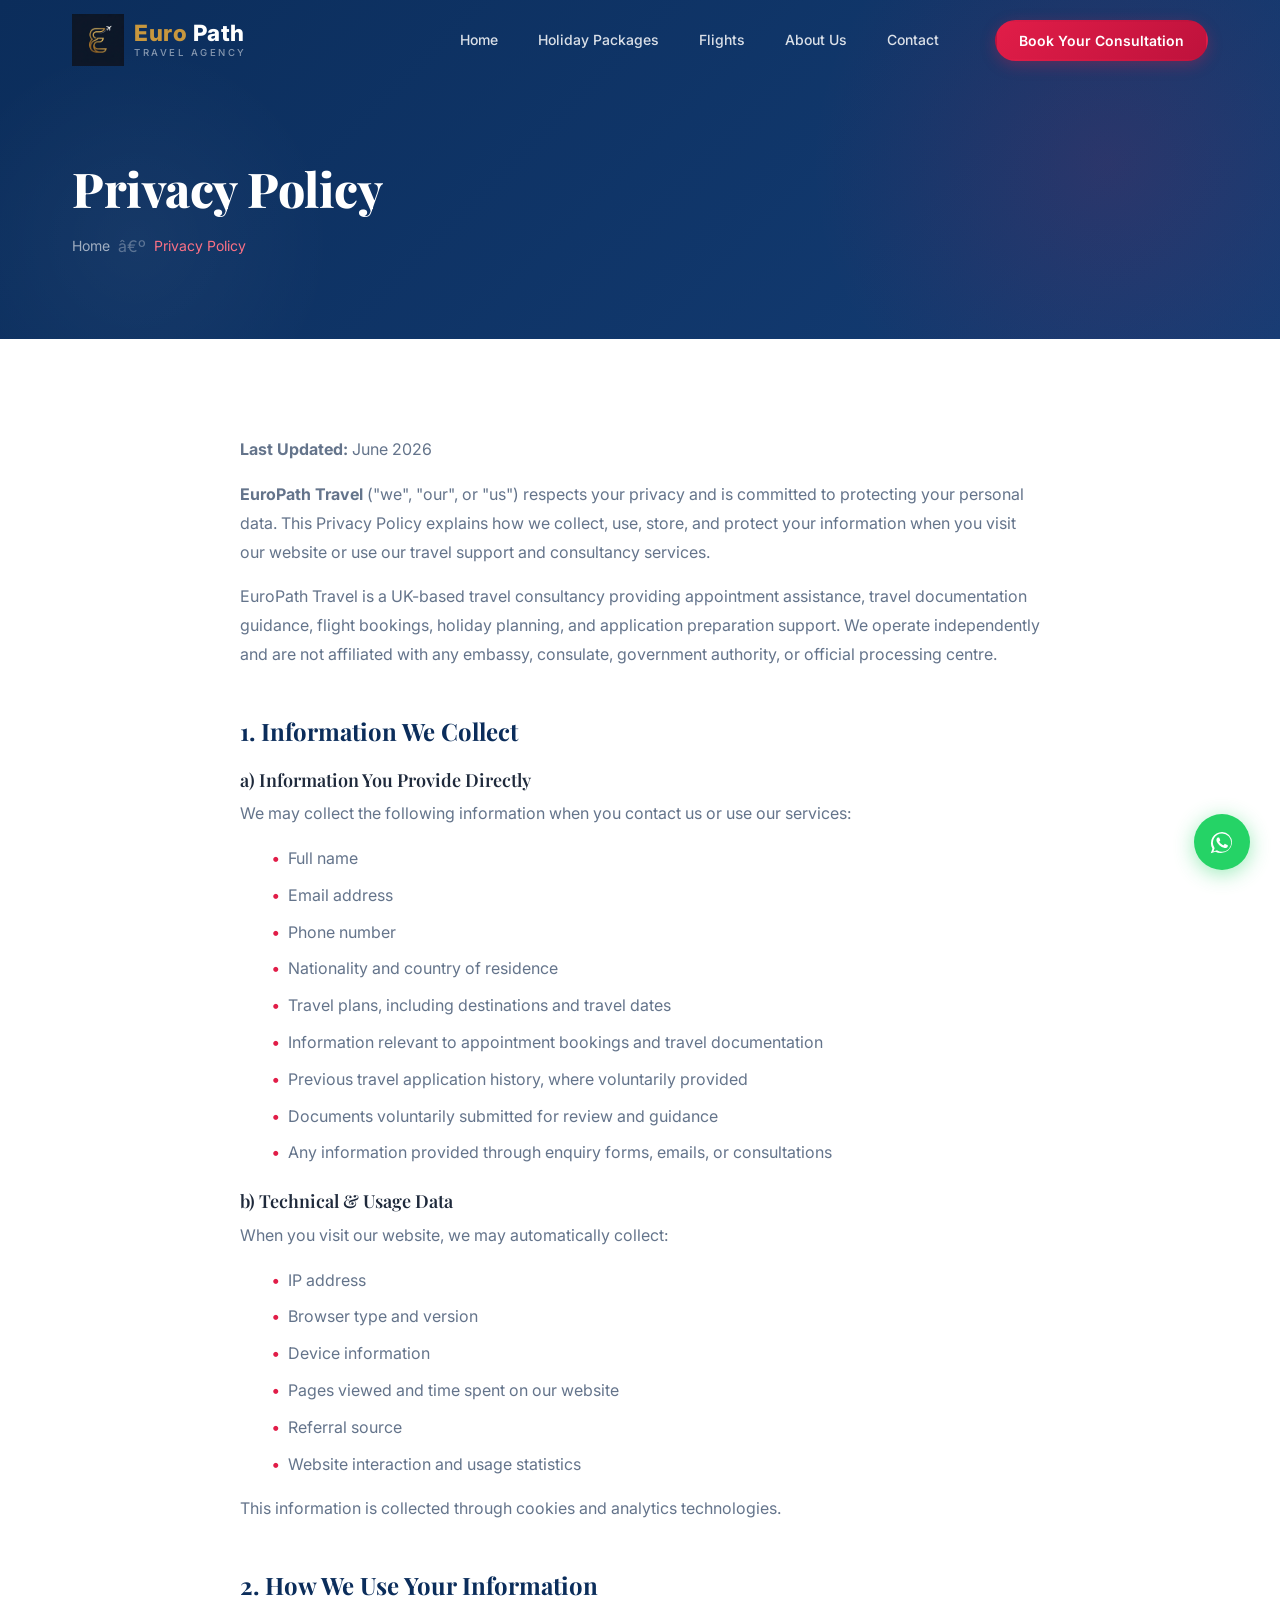
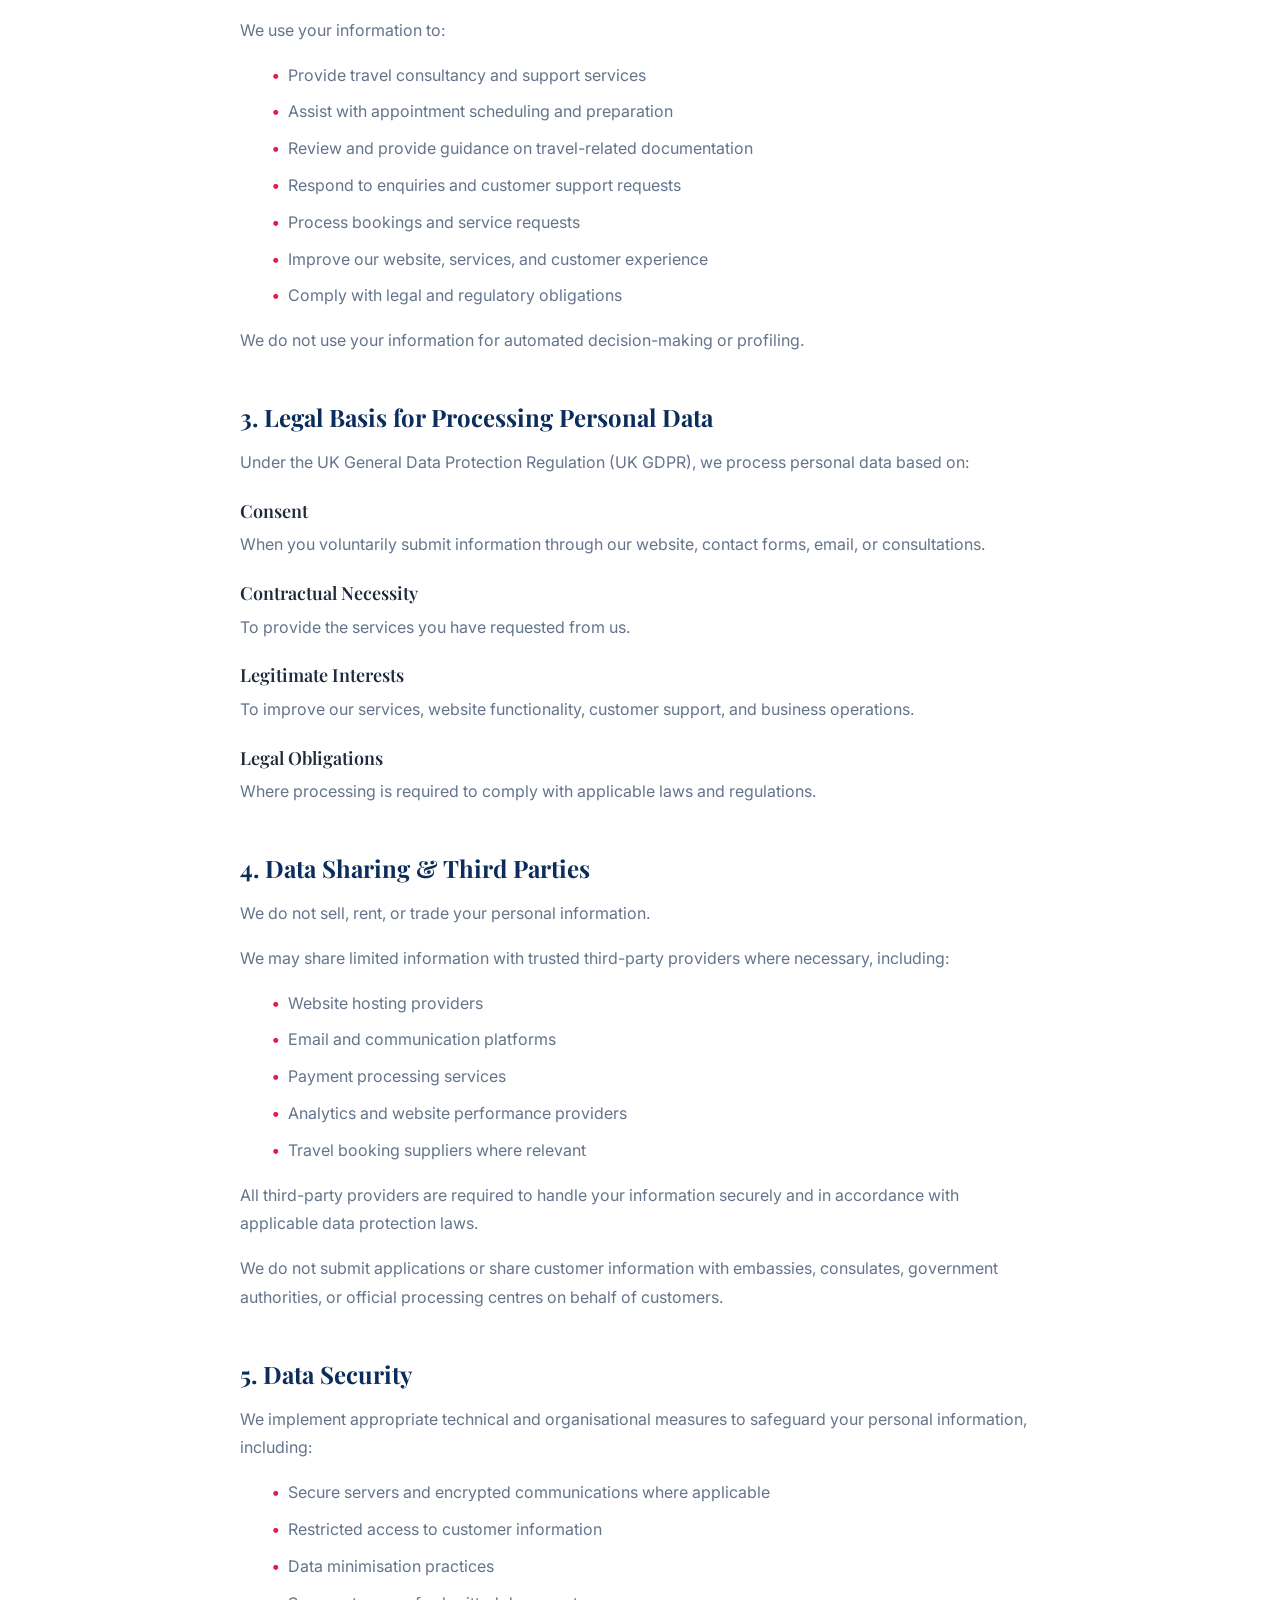
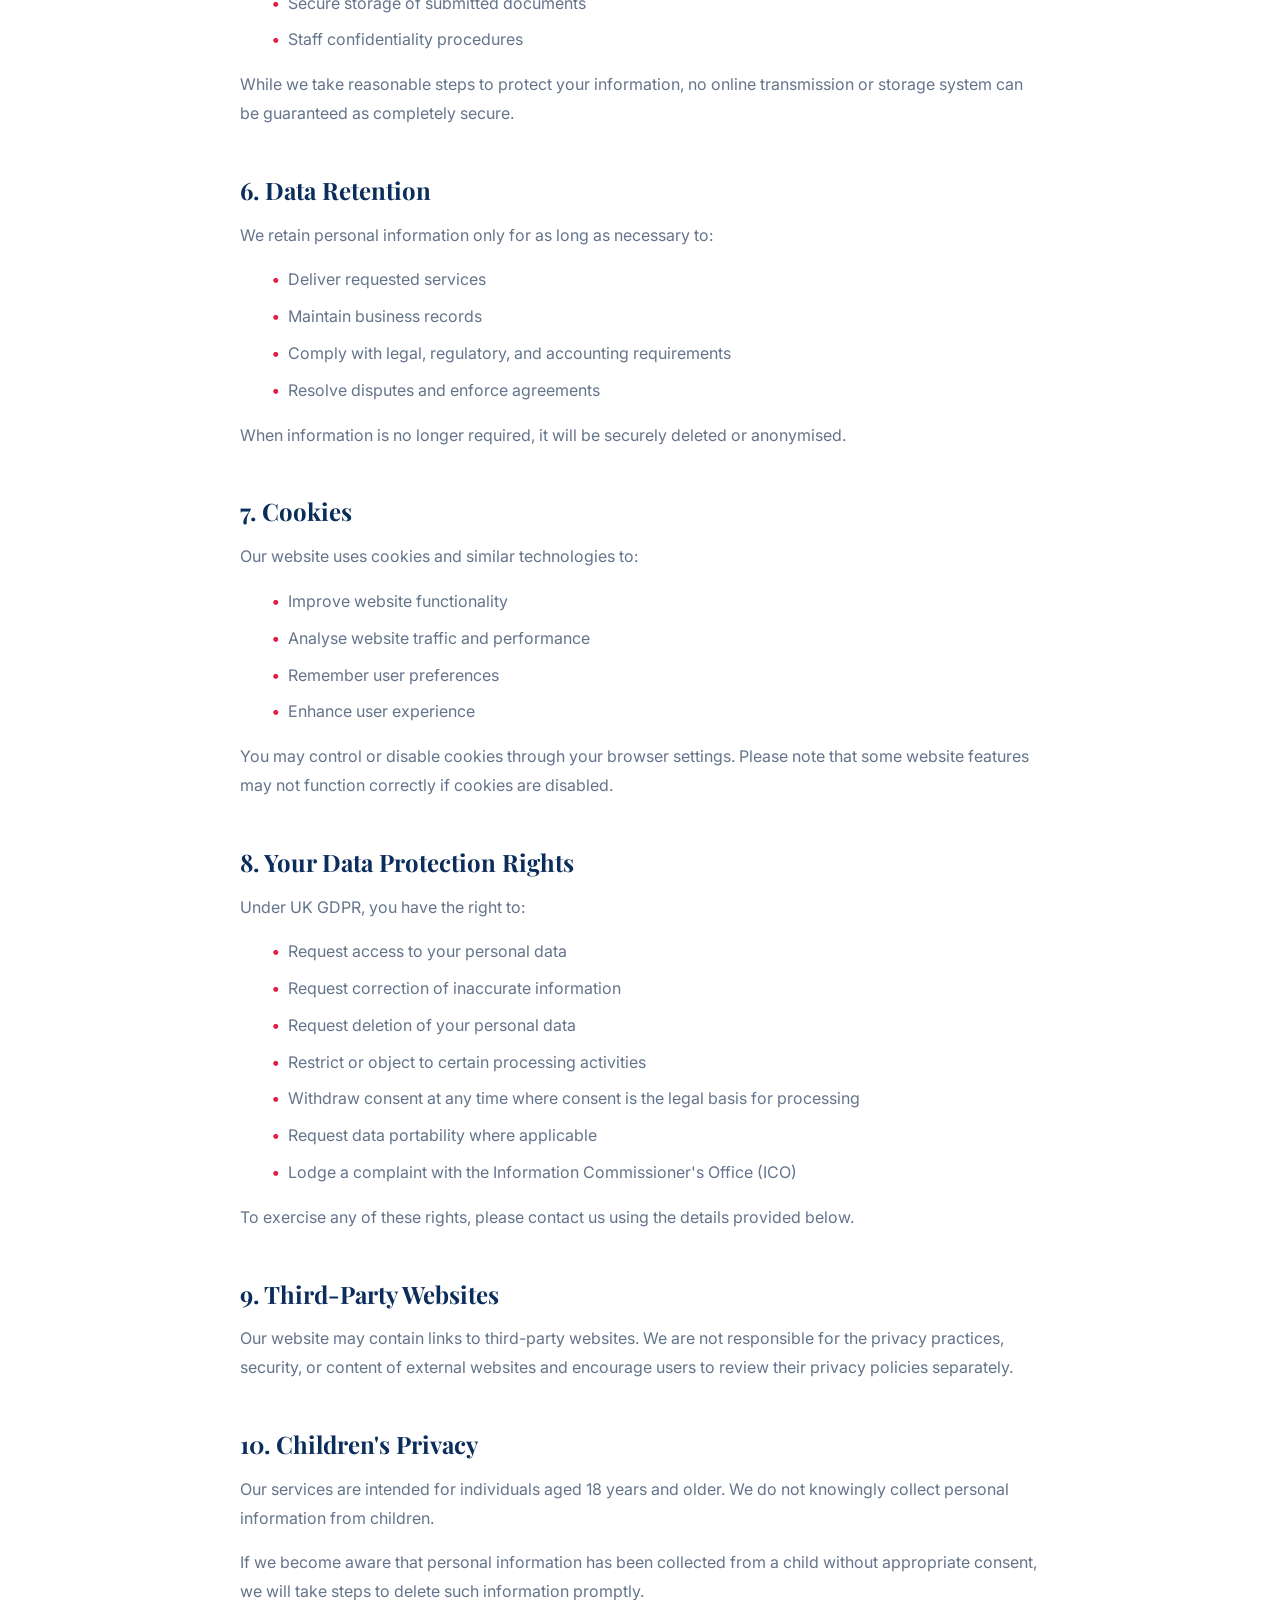
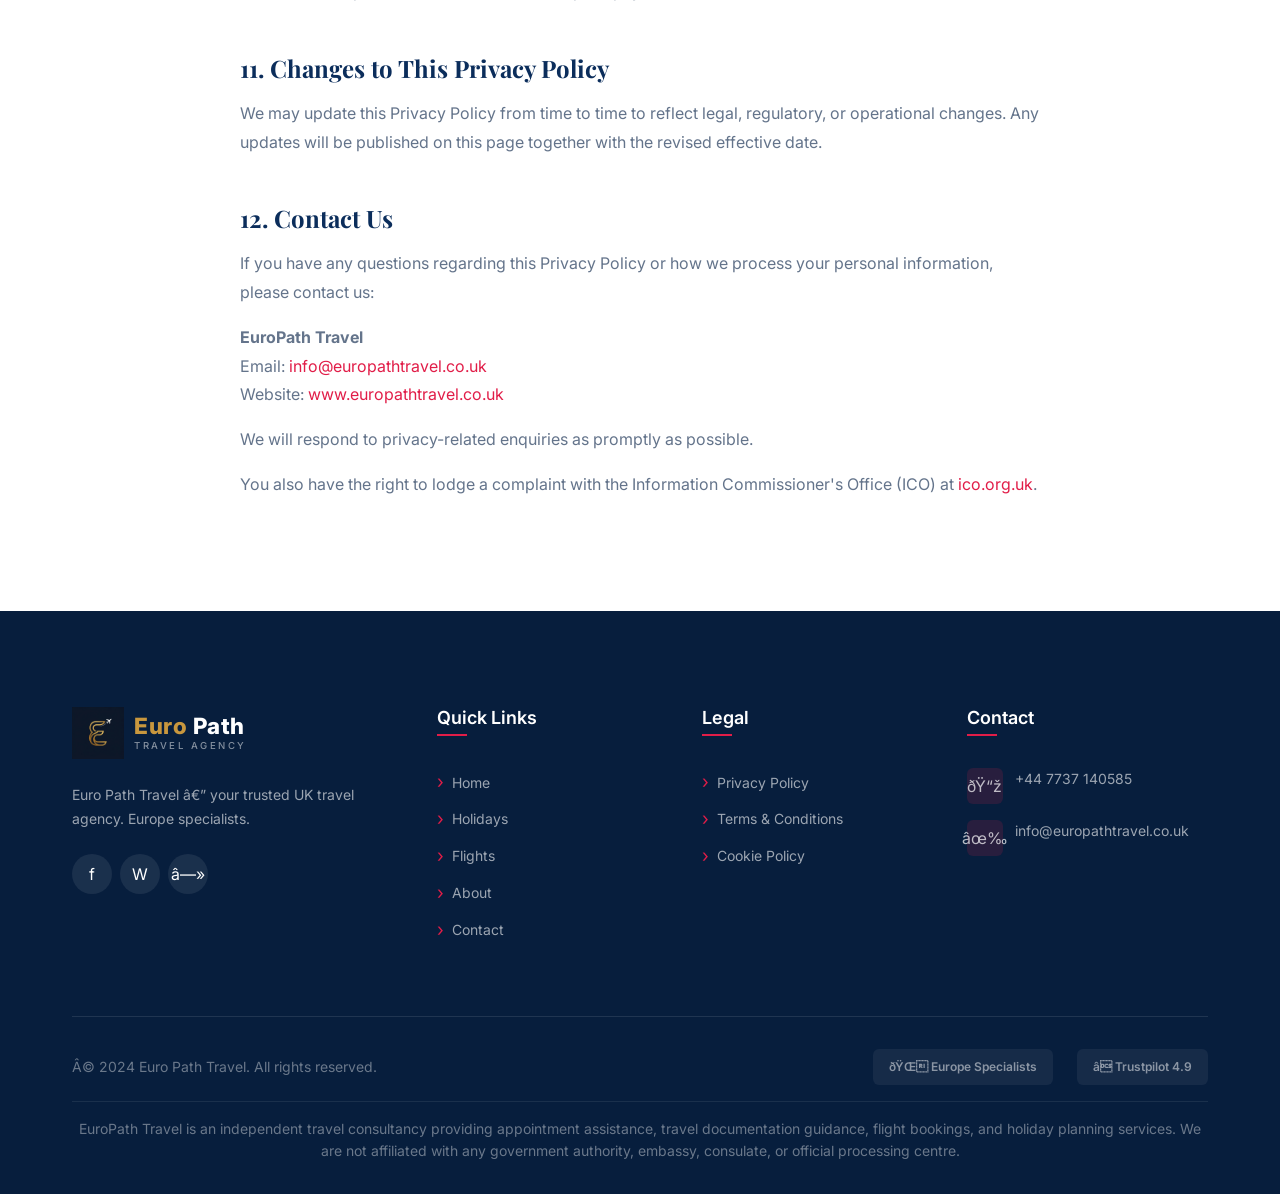
<file: privacy.html>
<!DOCTYPE html>
<html lang="en">
<head>
  <!-- Google tag (gtag.js) -->
  <script async src="https://www.googletagmanager.com/gtag/js?id=AW-18291988415"></script>
  <script>
    window.dataLayer = window.dataLayer || [];
    function gtag(){dataLayer.push(arguments);}
    gtag('js', new Date());

    gtag('config', 'AW-18291988415');
    gtag('config', 'G-J966X2J82V');
  </script>
  <!-- Meta Pixel Code -->
  <script>
  !function(f,b,e,v,n,t,s)
  {if(f.fbq)return;n=f.fbq=function(){n.callMethod?
  n.callMethod.apply(n,arguments):n.queue.push(arguments)};
  if(!f._fbq)f._fbq=n;n.push=n;n.loaded=!0;n.version='2.0';
  n.queue=[];t=b.createElement(e);t.async=!0;
  t.src=v;s=b.getElementsByTagName(e)[0];
  s.parentNode.insertBefore(t,s)}(window, document,'script',
  'https://connect.facebook.net/en_US/fbevents.js');
  fbq('init', '2125989114643503');
  fbq('track', 'PageView');
  </script>
  <noscript><img height="1" width="1" style="display:none"
  src="https://www.facebook.com/tr?id=2125989114643503&ev=PageView&noscript=1"
  /></noscript>
  <!-- End Meta Pixel Code -->
  <meta charset="UTF-8">
  <meta name="viewport" content="width=device-width, initial-scale=1.0">
  <title>Privacy Policy — EuroPath Travel | UK GDPR Compliant</title>
  <meta name="description" content="EuroPath Travel Privacy Policy — how we collect, use, store and protect your personal data. UK GDPR compliant travel consultancy.">
  <link rel="preconnect" href="https://fonts.googleapis.com">
  <link rel="preconnect" href="https://fonts.gstatic.com" crossorigin>
  <link href="https://fonts.googleapis.com/css2?family=Inter:wght@400;500;600;700;800&family=Playfair+Display:ital,wght@0,600;0,700;0,800;1,600;1,700&display=swap" rel="stylesheet">
  <link rel="icon" type="image/png" href="images/favicon.png">
  <link rel="apple-touch-icon" href="images/favicon.png">
  <link rel="stylesheet" href="css/style.css">
</head>
<body>

  <!-- Header -->
  <header class="header transparent" id="header">
    <div class="container">
      <div class="header-inner">
        <a href="index.html" class="logo"><img src="images/logo-white.png" alt="Euro Path Travel"><div class="logo-text"><span class="brand-name"><span class="gold">Euro</span> Path</span><span class="brand-tagline">Travel Agency</span></div></a>
        <nav class="nav">
          <div class="nav-links">
            <a href="index.html">Home</a><a href="holiday-packages.html">Holiday Packages</a>
            <a href="flights.html">Flights</a><a href="about.html">About Us</a><a href="contact.html">Contact</a>
          </div>
          <button type="button" class="btn btn-primary btn-sm nav-cta open-consultation-btn">Book Your Consultation</button>
        </nav>
        <button class="hamburger" id="hamburger" aria-label="Toggle menu"><span></span><span></span><span></span></button>
      </div>
    </div>
  </header>
  <div class="mobile-nav-overlay" id="mobile-nav">
    <div class="mobile-nav">
      <a href="index.html">Home</a><a href="holiday-packages.html">Holiday Packages</a>
      <a href="flights.html">Flights</a><a href="about.html">About Us</a><a href="contact.html">Contact</a>
    </div>
  </div>

  <!-- ===== BOOK YOUR CONSULTATION MODAL ===== -->
  <div class="query-modal-overlay" id="consultation-modal-overlay">
    <div class="query-modal">
      <button type="button" class="query-modal-close" id="consultation-modal-close" aria-label="Close">&times;</button>
      <div class="query-modal-body">
        <h3 class="query-modal-title">Book Your Consultation</h3>
        <p class="query-modal-sub">Complete the form below, and our visa consultant will get in touch with you as soon as possible.</p>

        <form id="consultation-form" novalidate>
          <input type="hidden" name="access_key" value="928235df-5d4d-4fe7-bce0-ea703df89a52">
          <input type="hidden" name="subject" value="📅 New Consultation Booking — EuroPath Travel">
          <input type="hidden" name="form_type" value="Consultation Booking">
          <input type="text" name="website" style="display:none" tabindex="-1" autocomplete="off">

          <div class="visa-field">
            <label>Full Name <span class="req">*</span></label>
            <input type="text" name="name" placeholder="Your full name" required>
          </div>
          <div class="visa-field">
            <label>Email <span class="req">*</span></label>
            <input type="email" name="email" placeholder="Enter your email" required>
          </div>
          <div class="visa-field">
            <label>Phone <span class="req">*</span></label>
            <input type="tel" name="phone" placeholder="+44 7xxx xxx xxx" required>
          </div>
          <div class="visa-field">
            <label>Nationality <span class="req">*</span></label>
            <select name="nationality" required>
              <option value="">Select your nationality</option>
              <option>Pakistani</option>
              <option>Indian</option>
              <option>Bangladeshi</option>
              <option>Nigerian</option>
              <option>Ghanaian</option>
              <option>Sri Lankan</option>
              <option>Nepalese</option>
              <option>Afghan</option>
              <option>Egyptian</option>
              <option>Turkish</option>
              <option>Iranian</option>
              <option>Iraqi</option>
              <option>Zimbabwean</option>
              <option>South African</option>
              <option>Chinese</option>
              <option>Filipino</option>
              <option>Other</option>
            </select>
          </div>
          <div class="visa-field">
            <label>Message <span class="req">*</span></label>
            <textarea name="message" rows="3" placeholder="Tell us about your travel plans or questions..." required></textarea>
          </div>

          <div class="visa-actions">
            <button type="submit" class="btn btn-primary" style="width:100%; justify-content:center;">Book Consultation</button>
          </div>
        </form>

        <div class="visa-confirm" id="consultation-confirm">
          <div class="success-anim">
            <svg viewBox="0 0 52 52" aria-hidden="true">
              <circle class="success-circle" cx="26" cy="26" r="24" fill="none"/>
              <path class="success-tick" fill="none" d="M15 27l8 8 15-16"/>
            </svg>
          </div>
          <h3 class="success-text-1">Thank You!</h3>
          <p class="success-text-2">Your consultation request has been received. Redirecting you now…</p>
        </div>
      </div>
    </div>
  </div>

  <main>
    <section class="page-hero">
      <div class="container">
        <h1>Privacy Policy</h1>
        <div class="breadcrumb">
          <a href="index.html">Home</a><span class="separator">›</span><span class="current">Privacy Policy</span>
        </div>
      </div>
    </section>

    <section class="section">
      <div class="container">
        <div class="privacy-content">
          <p><strong>Last Updated:</strong> June 2026</p>

          <p><strong>EuroPath Travel</strong> ("we", "our", or "us") respects your privacy and is committed to protecting your personal data. This Privacy Policy explains how we collect, use, store, and protect your information when you visit our website or use our travel support and consultancy services.</p>
          <p>EuroPath Travel is a UK-based travel consultancy providing appointment assistance, travel documentation guidance, flight bookings, holiday planning, and application preparation support. We operate independently and are not affiliated with any embassy, consulate, government authority, or official processing centre.</p>

          <h2>1. Information We Collect</h2>

          <h3>a) Information You Provide Directly</h3>
          <p>We may collect the following information when you contact us or use our services:</p>
          <ul>
            <li>Full name</li>
            <li>Email address</li>
            <li>Phone number</li>
            <li>Nationality and country of residence</li>
            <li>Travel plans, including destinations and travel dates</li>
            <li>Information relevant to appointment bookings and travel documentation</li>
            <li>Previous travel application history, where voluntarily provided</li>
            <li>Documents voluntarily submitted for review and guidance</li>
            <li>Any information provided through enquiry forms, emails, or consultations</li>
          </ul>

          <h3>b) Technical &amp; Usage Data</h3>
          <p>When you visit our website, we may automatically collect:</p>
          <ul>
            <li>IP address</li>
            <li>Browser type and version</li>
            <li>Device information</li>
            <li>Pages viewed and time spent on our website</li>
            <li>Referral source</li>
            <li>Website interaction and usage statistics</li>
          </ul>
          <p>This information is collected through cookies and analytics technologies.</p>

          <h2>2. How We Use Your Information</h2>
          <p>We use your information to:</p>
          <ul>
            <li>Provide travel consultancy and support services</li>
            <li>Assist with appointment scheduling and preparation</li>
            <li>Review and provide guidance on travel-related documentation</li>
            <li>Respond to enquiries and customer support requests</li>
            <li>Process bookings and service requests</li>
            <li>Improve our website, services, and customer experience</li>
            <li>Comply with legal and regulatory obligations</li>
          </ul>
          <p>We do not use your information for automated decision-making or profiling.</p>

          <h2>3. Legal Basis for Processing Personal Data</h2>
          <p>Under the UK General Data Protection Regulation (UK GDPR), we process personal data based on:</p>

          <h3>Consent</h3>
          <p>When you voluntarily submit information through our website, contact forms, email, or consultations.</p>

          <h3>Contractual Necessity</h3>
          <p>To provide the services you have requested from us.</p>

          <h3>Legitimate Interests</h3>
          <p>To improve our services, website functionality, customer support, and business operations.</p>

          <h3>Legal Obligations</h3>
          <p>Where processing is required to comply with applicable laws and regulations.</p>

          <h2>4. Data Sharing &amp; Third Parties</h2>
          <p>We do not sell, rent, or trade your personal information.</p>
          <p>We may share limited information with trusted third-party providers where necessary, including:</p>
          <ul>
            <li>Website hosting providers</li>
            <li>Email and communication platforms</li>
            <li>Payment processing services</li>
            <li>Analytics and website performance providers</li>
            <li>Travel booking suppliers where relevant</li>
          </ul>
          <p>All third-party providers are required to handle your information securely and in accordance with applicable data protection laws.</p>
          <p>We do not submit applications or share customer information with embassies, consulates, government authorities, or official processing centres on behalf of customers.</p>

          <h2>5. Data Security</h2>
          <p>We implement appropriate technical and organisational measures to safeguard your personal information, including:</p>
          <ul>
            <li>Secure servers and encrypted communications where applicable</li>
            <li>Restricted access to customer information</li>
            <li>Data minimisation practices</li>
            <li>Secure storage of submitted documents</li>
            <li>Staff confidentiality procedures</li>
          </ul>
          <p>While we take reasonable steps to protect your information, no online transmission or storage system can be guaranteed as completely secure.</p>

          <h2>6. Data Retention</h2>
          <p>We retain personal information only for as long as necessary to:</p>
          <ul>
            <li>Deliver requested services</li>
            <li>Maintain business records</li>
            <li>Comply with legal, regulatory, and accounting requirements</li>
            <li>Resolve disputes and enforce agreements</li>
          </ul>
          <p>When information is no longer required, it will be securely deleted or anonymised.</p>

          <h2>7. Cookies</h2>
          <p>Our website uses cookies and similar technologies to:</p>
          <ul>
            <li>Improve website functionality</li>
            <li>Analyse website traffic and performance</li>
            <li>Remember user preferences</li>
            <li>Enhance user experience</li>
          </ul>
          <p>You may control or disable cookies through your browser settings. Please note that some website features may not function correctly if cookies are disabled.</p>

          <h2>8. Your Data Protection Rights</h2>
          <p>Under UK GDPR, you have the right to:</p>
          <ul>
            <li>Request access to your personal data</li>
            <li>Request correction of inaccurate information</li>
            <li>Request deletion of your personal data</li>
            <li>Restrict or object to certain processing activities</li>
            <li>Withdraw consent at any time where consent is the legal basis for processing</li>
            <li>Request data portability where applicable</li>
            <li>Lodge a complaint with the Information Commissioner's Office (ICO)</li>
          </ul>
          <p>To exercise any of these rights, please contact us using the details provided below.</p>

          <h2>9. Third-Party Websites</h2>
          <p>Our website may contain links to third-party websites. We are not responsible for the privacy practices, security, or content of external websites and encourage users to review their privacy policies separately.</p>

          <h2>10. Children's Privacy</h2>
          <p>Our services are intended for individuals aged 18 years and older. We do not knowingly collect personal information from children.</p>
          <p>If we become aware that personal information has been collected from a child without appropriate consent, we will take steps to delete such information promptly.</p>

          <h2>11. Changes to This Privacy Policy</h2>
          <p>We may update this Privacy Policy from time to time to reflect legal, regulatory, or operational changes. Any updates will be published on this page together with the revised effective date.</p>

          <h2>12. Contact Us</h2>
          <p>If you have any questions regarding this Privacy Policy or how we process your personal information, please contact us:</p>
          <p>
            <strong>EuroPath Travel</strong><br>
            Email: <a href="mailto:info@europathtravel.co.uk" style="color:var(--secondary);">info@europathtravel.co.uk</a><br>
            Website: <a href="http://www.europathtravel.co.uk" style="color:var(--secondary);">www.europathtravel.co.uk</a>
          </p>
          <p>We will respond to privacy-related enquiries as promptly as possible.</p>
          <p>You also have the right to lodge a complaint with the Information Commissioner's Office (ICO) at <a href="https://ico.org.uk" target="_blank" rel="noopener" style="color:var(--secondary);">ico.org.uk</a>.</p>
        </div>
      </div>
    </section>
  </main>

  <!-- Footer -->
  <footer class="footer">
    <div class="container">
      <div class="footer-grid">
        <div class="footer-about">
          <a href="index.html" class="logo"><img src="images/logo-white.png" alt="Euro Path Travel"><div class="logo-text"><span class="brand-name"><span class="gold">Euro</span> Path</span><span class="brand-tagline">Travel Agency</span></div></a>
          <p>Euro Path Travel — your trusted UK travel agency. Europe specialists.</p>
          <div class="footer-social"><a href="https://www.facebook.com/profile.php?id=61590407525509" target="_blank" rel="noopener" aria-label="Facebook">f</a><a href="https://wa.me/447737140585" target="_blank" rel="noopener" aria-label="WhatsApp">W</a><a href="https://www.instagram.com/europathtravel?igsh=MW5qb3phNzFnbTd6cg==" target="_blank" rel="noopener" aria-label="Instagram">◻</a></div>
        </div>
        <div class="footer-col"><h4>Quick Links</h4><ul class="footer-links"><li><a href="index.html">Home</a></li><li><a href="holiday-packages.html">Holidays</a></li><li><a href="flights.html">Flights</a></li><li><a href="about.html">About</a></li><li><a href="contact.html">Contact</a></li></ul></div>
        <div class="footer-col"><h4>Legal</h4><ul class="footer-links"><li><a href="privacy.html">Privacy Policy</a></li><li><a href="#">Terms & Conditions</a></li><li><a href="#">Cookie Policy</a></li></ul></div>
        <div class="footer-col"><h4>Contact</h4><ul class="footer-contact"><li><span class="footer-contact-icon">📞</span><div><a href="tel:+447737140585" style="color:rgba(255,255,255,0.6);">+44 7737 140585</a></div></li><li><span class="footer-contact-icon">✉</span><div><a href="mailto:info@europathtravel.co.uk" style="color:rgba(255,255,255,0.6);">info@europathtravel.co.uk</a></div></li></ul></div>
      </div>
      <div class="footer-bottom"><p>© 2024 Euro Path Travel. All rights reserved.</p><div class="footer-badges"><span class="footer-badge">🌍 Europe Specialists</span><span class="footer-badge">⭐ Trustpilot 4.9</span></div><p class="footer-disclaimer">EuroPath Travel is an independent travel consultancy providing appointment assistance, travel documentation guidance, flight bookings, and holiday planning services. We are not affiliated with any government authority, embassy, consulate, or official processing centre.</p></div>
    </div>
  </footer>
  <a href="https://wa.me/447737140585" target="_blank" rel="noopener" class="whatsapp-float" aria-label="Chat with us on WhatsApp">
    <svg width="30" height="30" viewBox="0 0 24 24" fill="currentColor"><path d="M17.6 6.32A8.86 8.86 0 0 0 12.05 4a8.94 8.94 0 0 0-7.7 13.4L3 21l3.7-1.28a8.9 8.9 0 0 0 4.36 1.13h.01A8.94 8.94 0 0 0 20 12.94a8.94 8.94 0 0 0-2.4-6.62zm-5.55 13.5h-.01a7.4 7.4 0 0 1-3.78-1.04l-.27-.16-2.8.96.94-2.72-.18-.28a7.42 7.42 0 0 1 6.1-11.44 7.4 7.4 0 0 1 7.4 7.42 7.4 7.4 0 0 1-7.4 7.26zm4.06-5.55c-.22-.11-1.31-.65-1.51-.72-.2-.07-.35-.11-.5.11-.15.22-.57.72-.7.87-.13.15-.26.16-.48.05-.22-.11-.94-.35-1.79-1.1-.66-.59-1.11-1.32-1.24-1.54-.13-.22-.01-.34.1-.45.1-.1.22-.26.33-.39.11-.13.15-.22.22-.37.07-.15.04-.28-.02-.39-.05-.11-.5-1.2-.68-1.65-.18-.43-.36-.37-.5-.38h-.43c-.15 0-.39.05-.6.28-.2.22-.79.77-.79 1.87 0 1.1.81 2.16.92 2.31.11.15 1.6 2.44 3.87 3.42.54.23.96.37 1.29.48.54.17 1.03.15 1.42.09.43-.06 1.31-.54 1.5-1.05.18-.51.18-.95.13-1.05-.05-.09-.2-.15-.42-.26z"/></svg>
  </a>
  <button class="back-to-top" id="back-to-top" aria-label="Back to top">↑</button>
  <script src="js/main.js"></script>
</body>
</html>
</file>
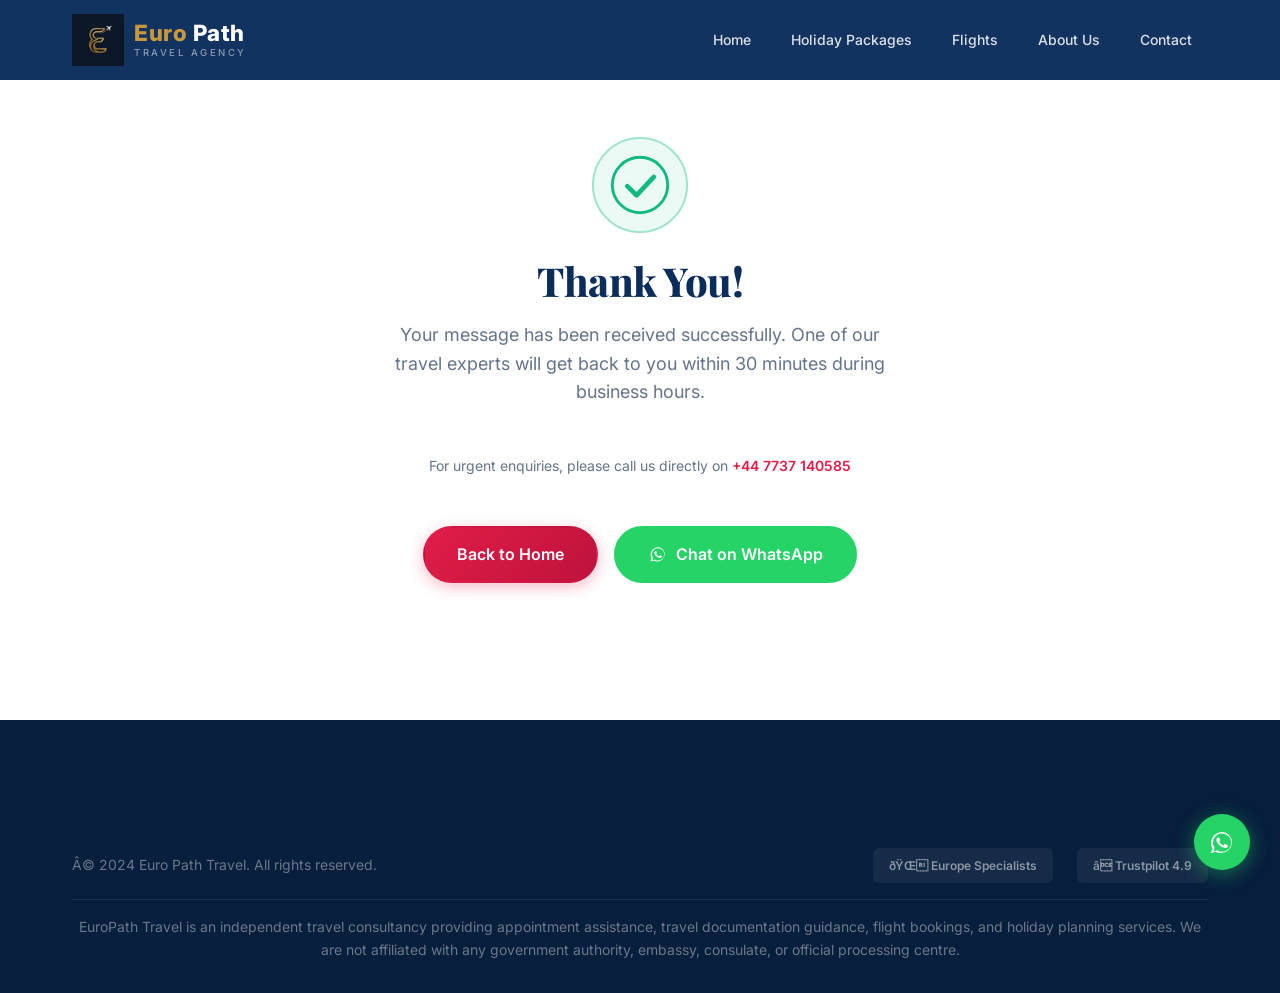
<file: thank-you.html>
<!DOCTYPE html>
<html lang="en">
<head>
  <!-- Google tag (gtag.js) -->
  <script async src="https://www.googletagmanager.com/gtag/js?id=AW-18291988415"></script>
  <script>
    window.dataLayer = window.dataLayer || [];
    function gtag(){dataLayer.push(arguments);}
    gtag('js', new Date());

    gtag('config', 'AW-18291988415');
    gtag('config', 'G-J966X2J82V');
  </script>
  <!-- Meta Pixel Code -->
  <script>
  !function(f,b,e,v,n,t,s)
  {if(f.fbq)return;n=f.fbq=function(){n.callMethod?
  n.callMethod.apply(n,arguments):n.queue.push(arguments)};
  if(!f._fbq)f._fbq=n;n.push=n;n.loaded=!0;n.version='2.0';
  n.queue=[];t=b.createElement(e);t.async=!0;
  t.src=v;s=b.getElementsByTagName(e)[0];
  s.parentNode.insertBefore(t,s)}(window, document,'script',
  'https://connect.facebook.net/en_US/fbevents.js');
  fbq('init', '2125989114643503');
  fbq('track', 'PageView');
  </script>
  <noscript><img height="1" width="1" style="display:none"
  src="https://www.facebook.com/tr?id=2125989114643503&ev=PageView&noscript=1"
  /></noscript>
  <!-- End Meta Pixel Code -->
  <meta charset="UTF-8">
  <meta name="viewport" content="width=device-width, initial-scale=1.0">
  <title>Thank You — Euro Path Travel</title>
  <meta name="robots" content="noindex, nofollow">
  <link rel="preconnect" href="https://fonts.googleapis.com">
  <link rel="preconnect" href="https://fonts.gstatic.com" crossorigin>
  <link href="https://fonts.googleapis.com/css2?family=Inter:wght@400;500;600;700;800&family=Playfair+Display:ital,wght@0,600;0,700;0,800;1,600;1,700&display=swap" rel="stylesheet">
  <link rel="icon" type="image/png" href="images/favicon.png">
  <link rel="apple-touch-icon" href="images/favicon.png">
  <link rel="stylesheet" href="css/style.css">
</head>
<body>

  <!-- Header -->
  <header class="header scrolled" id="header" style="background:rgba(11,45,91,0.97);">
    <div class="container">
      <div class="header-inner">
        <a href="index.html" class="logo"><img src="images/logo-white.png" alt="Euro Path Travel"><div class="logo-text"><span class="brand-name"><span class="gold">Euro</span> Path</span><span class="brand-tagline">Travel Agency</span></div></a>
        <nav class="nav">
          <div class="nav-links">
            <a href="index.html">Home</a><a href="holiday-packages.html">Holiday Packages</a>
            <a href="flights.html">Flights</a><a href="about.html">About Us</a><a href="contact.html">Contact</a>
          </div>
        </nav>
        <button class="hamburger" id="hamburger" aria-label="Toggle menu"><span></span><span></span><span></span></button>
      </div>
    </div>
  </header>
  <div class="mobile-nav-overlay" id="mobile-nav">
    <div class="mobile-nav">
      <a href="index.html">Home</a><a href="holiday-packages.html">Holiday Packages</a>
      <a href="flights.html">Flights</a><a href="about.html">About Us</a><a href="contact.html">Contact</a>
    </div>
  </div>

  <main>
    <section class="thankyou-section">
      <div class="thankyou-content">
        <div class="success-anim">
          <svg viewBox="0 0 52 52" aria-hidden="true">
            <circle class="success-circle" cx="26" cy="26" r="24" fill="none"/>
            <path class="success-tick" fill="none" d="M15 27l8 8 15-16"/>
          </svg>
        </div>
        <h1 class="success-text-1">Thank You!</h1>
        <p class="success-text-2">Your message has been received successfully. One of our travel experts will get back to you within 30 minutes during business hours.</p>
        <p class="success-text-2" style="font-size:var(--fs-sm);color:var(--body-text);">For urgent enquiries, please call us directly on <a href="tel:+447737140585" style="color:var(--secondary);font-weight:600;">+44 7737 140585</a></p>
        <div class="success-text-3" style="display:flex;gap:var(--space-md);justify-content:center;flex-wrap:wrap;margin-top:var(--space-xl);">
          <a href="index.html" class="btn btn-primary">Back to Home</a>
          <a href="https://wa.me/447737140585" target="_blank" rel="noopener" class="btn btn-whatsapp" aria-label="Chat with us on WhatsApp">
            <svg width="20" height="20" viewBox="0 0 24 24" fill="currentColor"><path d="M17.6 6.32A8.86 8.86 0 0 0 12.05 4a8.94 8.94 0 0 0-7.7 13.4L3 21l3.7-1.28a8.9 8.9 0 0 0 4.36 1.13h.01A8.94 8.94 0 0 0 20 12.94a8.94 8.94 0 0 0-2.4-6.62zm-5.55 13.5h-.01a7.4 7.4 0 0 1-3.78-1.04l-.27-.16-2.8.96.94-2.72-.18-.28a7.42 7.42 0 0 1 6.1-11.44 7.4 7.4 0 0 1 7.4 7.42 7.4 7.4 0 0 1-7.4 7.26zm4.06-5.55c-.22-.11-1.31-.65-1.51-.72-.2-.07-.35-.11-.5.11-.15.22-.57.72-.7.87-.13.15-.26.16-.48.05-.22-.11-.94-.35-1.79-1.1-.66-.59-1.11-1.32-1.24-1.54-.13-.22-.01-.34.1-.45.1-.1.22-.26.33-.39.11-.13.15-.22.22-.37.07-.15.04-.28-.02-.39-.05-.11-.5-1.2-.68-1.65-.18-.43-.36-.37-.5-.38h-.43c-.15 0-.39.05-.6.28-.2.22-.79.77-.79 1.87 0 1.1.81 2.16.92 2.31.11.15 1.6 2.44 3.87 3.42.54.23.96.37 1.29.48.54.17 1.03.15 1.42.09.43-.06 1.31-.54 1.5-1.05.18-.51.18-.95.13-1.05-.05-.09-.2-.15-.42-.26z"/></svg>
            Chat on WhatsApp
          </a>
        </div>
      </div>
    </section>
  </main>

  <!-- Footer -->
  <footer class="footer">
    <div class="container">
      <div class="footer-bottom" style="border:none;">
        <p>© 2024 Euro Path Travel. All rights reserved.</p>
        <div class="footer-badges"><span class="footer-badge">🌍 Europe Specialists</span><span class="footer-badge">⭐ Trustpilot 4.9</span></div>
        <p class="footer-disclaimer">EuroPath Travel is an independent travel consultancy providing appointment assistance, travel documentation guidance, flight bookings, and holiday planning services. We are not affiliated with any government authority, embassy, consulate, or official processing centre.</p>
      </div>
    </div>
  </footer>

  <a href="https://wa.me/447737140585" target="_blank" rel="noopener" class="whatsapp-float" aria-label="Chat with us on WhatsApp">
    <svg width="30" height="30" viewBox="0 0 24 24" fill="currentColor"><path d="M17.6 6.32A8.86 8.86 0 0 0 12.05 4a8.94 8.94 0 0 0-7.7 13.4L3 21l3.7-1.28a8.9 8.9 0 0 0 4.36 1.13h.01A8.94 8.94 0 0 0 20 12.94a8.94 8.94 0 0 0-2.4-6.62zm-5.55 13.5h-.01a7.4 7.4 0 0 1-3.78-1.04l-.27-.16-2.8.96.94-2.72-.18-.28a7.42 7.42 0 0 1 6.1-11.44 7.4 7.4 0 0 1 7.4 7.42 7.4 7.4 0 0 1-7.4 7.26zm4.06-5.55c-.22-.11-1.31-.65-1.51-.72-.2-.07-.35-.11-.5.11-.15.22-.57.72-.7.87-.13.15-.26.16-.48.05-.22-.11-.94-.35-1.79-1.1-.66-.59-1.11-1.32-1.24-1.54-.13-.22-.01-.34.1-.45.1-.1.22-.26.33-.39.11-.13.15-.22.22-.37.07-.15.04-.28-.02-.39-.05-.11-.5-1.2-.68-1.65-.18-.43-.36-.37-.5-.38h-.43c-.15 0-.39.05-.6.28-.2.22-.79.77-.79 1.87 0 1.1.81 2.16.92 2.31.11.15 1.6 2.44 3.87 3.42.54.23.96.37 1.29.48.54.17 1.03.15 1.42.09.43-.06 1.31-.54 1.5-1.05.18-.51.18-.95.13-1.05-.05-.09-.2-.15-.42-.26z"/></svg>
  </a>

  <script src="js/main.js"></script>
</body>
</html>
</file>
<file: css/style.css>
/* ==========================================================================
   EURO PATH TRAVEL — Design System & Styles
   ========================================================================== */

/* ---------- CSS Custom Properties (Design Tokens) ---------- */
:root {
  /* Colors */
  --primary: #0B2D5B;
  --primary-light: #143d75;
  --primary-dark: #071e3d;
  --secondary: #E11D48;
  --secondary-light: #FB7185;
  --secondary-dark: #BE123C;
  --gold: #C8973E;
  --gold-light: #D4A94E;
  --accent-bg: #F5F7FA;
  --white: #FFFFFF;
  --dark: #1E293B;
  --body-text: #64748B;
  --border: #E2E8F0;
  --success: #10B981;
  --warning: #F59E0B;
  
  /* Gradients */
  --gradient-primary: linear-gradient(135deg, #0B2D5B 0%, #143d75 100%);
  --gradient-hero: linear-gradient(135deg, rgba(11,45,91,0.92) 0%, rgba(11,45,91,0.75) 50%, rgba(225,29,72,0.4) 100%);
  --gradient-cta: linear-gradient(135deg, #E11D48 0%, #BE123C 100%);
  --gradient-card: linear-gradient(180deg, transparent 0%, rgba(11,45,91,0.85) 100%);
  
  /* Typography */
  --font: 'Inter', -apple-system, BlinkMacSystemFont, 'Segoe UI', sans-serif;
  --font-heading: 'Playfair Display', Georgia, serif;
  --fs-xs: 0.75rem;
  --fs-sm: 0.875rem;
  --fs-base: 1rem;
  --fs-md: 1.125rem;
  --fs-lg: 1.25rem;
  --fs-xl: 1.5rem;
  --fs-2xl: 2rem;
  --fs-3xl: 2.5rem;
  --fs-4xl: 3rem;
  --fs-5xl: 3.5rem;
  
  /* Spacing */
  --space-xs: 0.25rem;
  --space-sm: 0.5rem;
  --space-md: 1rem;
  --space-lg: 1.5rem;
  --space-xl: 2rem;
  --space-2xl: 3rem;
  --space-3xl: 4rem;
  --space-4xl: 6rem;
  
  /* Borders & Shadows */
  --radius-sm: 6px;
  --radius-md: 10px;
  --radius-lg: 16px;
  --radius-xl: 24px;
  --radius-full: 50px;
  --shadow-sm: 0 1px 3px rgba(11,45,91,0.08);
  --shadow-md: 0 4px 12px rgba(11,45,91,0.1);
  --shadow-lg: 0 8px 30px rgba(11,45,91,0.12);
  --shadow-xl: 0 16px 48px rgba(11,45,91,0.16);
  --shadow-card: 0 4px 20px rgba(11,45,91,0.08);
  --shadow-card-hover: 0 12px 36px rgba(11,45,91,0.15);
  
  /* Transitions */
  --transition-fast: 0.2s ease;
  --transition-base: 0.3s ease;
  --transition-slow: 0.5s ease;
  
  /* Layout */
  --container: 1200px;
  --header-h: 80px;
}

/* ---------- Reset & Base ---------- */
*, *::before, *::after {
  margin: 0;
  padding: 0;
  box-sizing: border-box;
}

html {
  scroll-behavior: smooth;
  -webkit-text-size-adjust: 100%;
}

body {
  font-family: var(--font);
  font-size: var(--fs-base);
  line-height: 1.6;
  color: var(--body-text);
  background: var(--white);
  overflow-x: hidden;
  -webkit-font-smoothing: antialiased;
  -moz-osx-font-smoothing: grayscale;
}

img {
  max-width: 100%;
  height: auto;
  display: block;
}

a {
  text-decoration: none;
  color: inherit;
  transition: color var(--transition-fast);
}

ul, ol { list-style: none; }

button, input, textarea, select {
  font-family: var(--font);
  font-size: var(--fs-base);
  border: none;
  outline: none;
  background: none;
}

button { cursor: pointer; }

h1, h2, h3, h4, h5, h6 {
  color: var(--dark);
  font-family: var(--font-heading);
  font-weight: 700;
  line-height: 1.2;
}

h1 { font-size: var(--fs-5xl); font-weight: 800; letter-spacing: -0.5px; }
h2 { font-size: var(--fs-3xl); font-weight: 700; }
h3 { font-size: var(--fs-xl); font-weight: 600; }
h4 { font-size: var(--fs-lg); font-family: var(--font); font-weight: 600; }

p { margin-bottom: var(--space-md); }

/* ---------- Utility Classes ---------- */
.container {
  width: 100%;
  max-width: var(--container);
  margin: 0 auto;
  padding: 0 var(--space-xl);
}

.section {
  padding: var(--space-4xl) 0;
}

.section-sm {
  padding: var(--space-3xl) 0;
}

.section-header {
  text-align: center;
  max-width: 680px;
  margin: 0 auto var(--space-3xl);
}

.section-header .section-tag {
  display: inline-block;
  background: rgba(225,29,72,0.08);
  color: var(--secondary);
  font-weight: 600;
  font-size: var(--fs-sm);
  padding: 6px 18px;
  border-radius: var(--radius-full);
  margin-bottom: var(--space-md);
  text-transform: uppercase;
  letter-spacing: 1px;
}

.section-header h2 {
  margin-bottom: var(--space-md);
}

.section-header p {
  color: var(--body-text);
  font-size: var(--fs-md);
}

.section-tag.section-tag--solid {
  background: var(--secondary);
  color: var(--white);
}

/* ---------- Consultancy Services Grid ---------- */
.consult-grid {
  display: grid;
  grid-template-columns: repeat(3, 1fr);
  border-top: 1px solid var(--border);
  border-left: 1px solid var(--border);
}

.consult-item {
  padding: var(--space-2xl) var(--space-xl);
  text-align: center;
  border-right: 1px solid var(--border);
  border-bottom: 1px solid var(--border);
}

.consult-item h3 {
  font-size: var(--fs-lg);
  color: var(--primary-dark);
  margin-bottom: var(--space-md);
}

.consult-item p {
  color: var(--body-text);
  font-size: var(--fs-sm);
  line-height: 1.8;
}

@media (max-width: 900px) {
  .consult-grid { grid-template-columns: repeat(2, 1fr); }
}

@media (max-width: 600px) {
  .consult-grid { grid-template-columns: 1fr; }
}

.bg-light { background: var(--accent-bg); }
.bg-primary { background: var(--primary); }
.bg-dark { background: var(--primary-dark); }

.text-white { color: var(--white) !important; }
.text-white h2, .text-white h3, .text-white h4 { color: var(--white) !important; }
.text-white p { color: rgba(255,255,255,0.8) !important; }

.grid { display: grid; gap: var(--space-xl); }
.grid-2 { grid-template-columns: repeat(2, 1fr); }
.grid-3 { grid-template-columns: repeat(3, 1fr); }
.grid-4 { grid-template-columns: repeat(4, 1fr); }

/* ---------- Buttons ---------- */
.btn {
  display: inline-flex;
  align-items: center;
  justify-content: center;
  gap: 8px;
  padding: 14px 32px;
  font-weight: 600;
  font-size: var(--fs-base);
  border-radius: var(--radius-full);
  transition: all var(--transition-base);
  cursor: pointer;
  border: 2px solid transparent;
  white-space: nowrap;
}

.btn-primary {
  background: var(--gradient-cta);
  color: var(--white);
  box-shadow: 0 4px 15px rgba(225,29,72,0.3);
}

.btn-primary:hover {
  transform: translateY(-2px);
  box-shadow: 0 8px 25px rgba(225,29,72,0.4);
}

.btn-secondary {
  background: var(--white);
  color: var(--primary);
  border-color: var(--white);
}

.btn-secondary:hover {
  background: transparent;
  color: var(--white);
}

.btn-outline {
  background: transparent;
  color: var(--primary);
  border-color: var(--primary);
}

.btn-outline:hover {
  background: var(--primary);
  color: var(--white);
}

.btn-outline-white {
  background: transparent;
  color: var(--white);
  border-color: rgba(255,255,255,0.4);
}

.btn-outline-white:hover {
  background: var(--white);
  color: var(--primary);
}

.btn-sm {
  padding: 10px 22px;
  font-size: var(--fs-sm);
}

.btn-whatsapp {
  background: #25D366;
  color: var(--white);
  border-color: #25D366;
}

.btn-whatsapp:hover {
  background: #1DA851;
  border-color: #1DA851;
  transform: translateY(-2px);
}

.btn-lg {
  padding: 18px 40px;
  font-size: var(--fs-md);
}

.btn-icon {
  width: 48px;
  height: 48px;
  padding: 0;
  border-radius: 50%;
}

/* ---------- Header / Navigation ---------- */
.header {
  position: fixed;
  top: 0;
  left: 0;
  right: 0;
  z-index: 1000;
  transition: all var(--transition-base);
  height: var(--header-h);
}

.header-inner {
  display: flex;
  align-items: center;
  justify-content: space-between;
  height: var(--header-h);
}

.header.transparent {
  background: transparent;
}

.header.scrolled {
  background: rgba(11,45,91,0.97);
  backdrop-filter: blur(12px);
  box-shadow: 0 2px 20px rgba(0,0,0,0.15);
}

.logo {
  display: flex;
  align-items: center;
  gap: 10px;
  z-index: 1001;
  text-decoration: none;
}

.logo img {
  height: 52px;
  width: auto;
  object-fit: contain;
  transition: all var(--transition-fast);
}

.logo-text {
  display: flex;
  flex-direction: column;
  line-height: 1.1;
}

.logo-text .brand-name {
  font-size: 1.4rem;
  font-weight: 800;
  letter-spacing: 0.5px;
  color: var(--white);
}

.logo-text .brand-name .gold {
  color: var(--gold);
}

.logo-text .brand-tagline {
  font-size: 0.6rem;
  font-weight: 500;
  text-transform: uppercase;
  letter-spacing: 2.5px;
  color: rgba(255,255,255,0.5);
  margin-top: 2px;
}

.logo-icon {
  width: 42px;
  height: 42px;
  background: var(--gradient-cta);
  border-radius: var(--radius-md);
  display: flex;
  align-items: center;
  justify-content: center;
  font-size: 20px;
}

.logo span {
  color: var(--secondary-light);
}

.nav {
  display: flex;
  align-items: center;
  gap: 32px;
}

.nav-links {
  display: flex;
  align-items: center;
  gap: 8px;
}

.nav-links a {
  color: rgba(255,255,255,0.85);
  font-weight: 500;
  font-size: var(--fs-sm);
  padding: 8px 16px;
  border-radius: var(--radius-full);
  transition: all var(--transition-fast);
  position: relative;
}

.nav-links a:hover,
.nav-links a.active {
  color: var(--white);
  background: rgba(255,255,255,0.1);
}

.nav-cta {
  margin-left: 8px;
}

.hamburger {
  display: none;
  flex-direction: column;
  gap: 5px;
  cursor: pointer;
  z-index: 1001;
  background: none;
  border: none;
  padding: 8px;
}

.hamburger span {
  display: block;
  width: 26px;
  height: 2.5px;
  background: var(--white);
  border-radius: 3px;
  transition: all var(--transition-base);
}

.hamburger.active span:nth-child(1) {
  transform: rotate(45deg) translate(5px, 5px);
}

.hamburger.active span:nth-child(2) {
  opacity: 0;
}

.hamburger.active span:nth-child(3) {
  transform: rotate(-45deg) translate(5px, -5px);
}

/* Mobile Nav Overlay */
.mobile-nav-overlay {
  display: none;
  position: fixed;
  inset: 0;
  background: rgba(7,30,61,0.97);
  backdrop-filter: blur(10px);
  z-index: 999;
  opacity: 0;
  transition: opacity var(--transition-base);
}

.mobile-nav-overlay.active {
  opacity: 1;
}

.mobile-nav {
  display: flex;
  flex-direction: column;
  align-items: center;
  justify-content: center;
  height: 100%;
  gap: 12px;
}

.mobile-nav a {
  color: var(--white);
  font-size: var(--fs-xl);
  font-weight: 600;
  padding: 12px 24px;
  border-radius: var(--radius-md);
  transition: all var(--transition-fast);
}

.mobile-nav a:hover {
  background: rgba(255,255,255,0.1);
  color: var(--secondary-light);
}

/* ---------- Hero Section ---------- */
.hero {
  position: relative;
  min-height: 100vh;
  display: flex;
  align-items: center;
  overflow: hidden;
  background: var(--primary-dark);
}

.hero-bg {
  position: absolute;
  inset: 0;
  z-index: 0;
}

.hero-bg img {
  width: 100%;
  height: 100%;
  object-fit: cover;
}

.hero-overlay {
  position: absolute;
  inset: 0;
  background: var(--gradient-hero);
  z-index: 1;
}

.hero-content {
  position: relative;
  z-index: 2;
  display: flex;
  align-items: center;
  gap: var(--space-3xl);
  padding-top: var(--header-h);
  min-height: 100vh;
}

.hero-text {
  flex: 1;
  max-width: 620px;
}

.hero-badge {
  display: inline-flex;
  align-items: center;
  gap: 8px;
  background: rgba(255,255,255,0.12);
  backdrop-filter: blur(8px);
  color: var(--white);
  padding: 8px 20px;
  border-radius: var(--radius-full);
  font-size: var(--fs-sm);
  font-weight: 500;
  margin-bottom: var(--space-xl);
  border: 1px solid rgba(255,255,255,0.15);
}

.hero-badge span {
  color: var(--secondary-light);
}

.hero h1 {
  color: var(--white);
  font-size: clamp(2.5rem, 5vw, 3.8rem);
  line-height: 1.15;
  margin-bottom: var(--space-lg);
  font-weight: 800;
}

.hero h1 .highlight {
  background: var(--gradient-cta);
  -webkit-background-clip: text;
  -webkit-text-fill-color: transparent;
  background-clip: text;
}

.hero-desc {
  color: rgba(255,255,255,0.8);
  font-size: var(--fs-md);
  line-height: 1.7;
  margin-bottom: var(--space-2xl);
  max-width: 520px;
}

.hero-buttons {
  display: flex;
  gap: var(--space-md);
  flex-wrap: wrap;
  margin-bottom: var(--space-3xl);
}

.hero-stats {
  display: flex;
  gap: var(--space-2xl);
}

.hero-stat {
  text-align: center;
}

.hero-stat .number {
  display: block;
  color: var(--white);
  font-size: var(--fs-2xl);
  font-weight: 800;
}

.hero-stat .label {
  color: rgba(255,255,255,0.6);
  font-size: var(--fs-sm);
  font-weight: 500;
}

/* Hero Search Widget */
.hero-search {
  flex: 0 0 420px;
  background: var(--white);
  border-radius: var(--radius-lg);
  box-shadow: var(--shadow-xl);
  overflow: hidden;
}

.search-tabs {
  display: flex;
  background: var(--accent-bg);
}

.search-tab {
  flex: 1;
  padding: 16px;
  text-align: center;
  font-weight: 600;
  font-size: var(--fs-sm);
  color: var(--body-text);
  cursor: pointer;
  transition: all var(--transition-fast);
  border-bottom: 3px solid transparent;
}

.search-tab.active {
  background: var(--white);
  color: var(--secondary);
  border-bottom-color: var(--secondary);
}

.search-tab:hover:not(.active) {
  color: var(--dark);
}

.search-form-widget {
  padding: var(--space-xl);
}

.search-form-widget .form-group {
  margin-bottom: var(--space-md);
}

.search-form-widget label {
  display: block;
  font-size: var(--fs-sm);
  font-weight: 600;
  color: var(--dark);
  margin-bottom: 6px;
}

.search-form-widget input,
.search-form-widget select {
  width: 100%;
  padding: 12px 16px;
  border: 1.5px solid var(--border);
  border-radius: var(--radius-sm);
  font-size: var(--fs-sm);
  transition: border-color var(--transition-fast);
  color: var(--dark);
  background: var(--white);
}

.search-form-widget input:focus,
.search-form-widget select:focus {
  border-color: var(--secondary);
  box-shadow: 0 0 0 3px rgba(225,29,72,0.1);
}

.search-form-widget .btn {
  width: 100%;
  margin-top: 8px;
}

.form-row {
  display: grid;
  grid-template-columns: 1fr 1fr;
  gap: var(--space-md);
}

/* ---------- Hero Centered Variant ---------- */
.hero-content--centered {
  justify-content: center;
  text-align: center;
}

.hero-text--centered {
  max-width: 800px;
  margin: 0 auto;
}

.hero-text--centered .hero-desc {
  max-width: 640px;
  margin-left: auto;
  margin-right: auto;
}

.hero-text--centered .hero-buttons {
  justify-content: center;
}

.hero-text--centered .hero-stats {
  justify-content: center;
}

.hero-text--centered .hero-badge {
  margin-left: auto;
  margin-right: auto;
}

/* ---------- How It Works Steps ---------- */
.steps-container {
  display: flex;
  align-items: flex-start;
  justify-content: space-between;
  gap: var(--space-xl);
  position: relative;
  max-width: 960px;
  margin: 0 auto;
  padding-top: var(--space-xl);
}

.steps-line {
  position: absolute;
  top: calc(var(--space-xl) + 28px);
  left: 60px;
  right: 60px;
  height: 3px;
  background: var(--border);
  z-index: 0;
}

.steps-line::after {
  content: '';
  position: absolute;
  top: 0;
  left: 0;
  width: 100%;
  height: 100%;
  background: var(--gradient-primary);
  border-radius: 3px;
}

.step-item {
  flex: 1;
  text-align: center;
  position: relative;
  z-index: 1;
}

.step-number {
  width: 56px;
  height: 56px;
  border-radius: 50%;
  background: var(--primary);
  color: var(--white);
  font-size: var(--fs-xl);
  font-weight: 800;
  display: flex;
  align-items: center;
  justify-content: center;
  margin: 0 auto var(--space-lg);
  box-shadow: 0 4px 15px rgba(11,45,91,0.25);
  transition: all var(--transition-base);
}

.step-item:hover .step-number {
  background: var(--secondary);
  transform: scale(1.1);
  box-shadow: 0 6px 20px rgba(225,29,72,0.3);
}

.step-item h4 {
  font-size: var(--fs-base);
  font-weight: 700;
  color: var(--dark);
  margin-bottom: 6px;
}

.step-item p {
  font-size: var(--fs-sm);
  color: var(--body-text);
  line-height: 1.5;
  margin: 0;
  max-width: 180px;
  margin-left: auto;
  margin-right: auto;
}

/* ---------- Trust Bar ---------- */
.trust-bar {
  background: var(--white);
  padding: var(--space-xl) 0;
  border-bottom: 1px solid var(--border);
  position: relative;
  z-index: 5;
}

.trust-bar-inner {
  display: flex;
  align-items: center;
  justify-content: space-between;
  flex-wrap: wrap;
  gap: var(--space-xl);
}

.trust-item {
  display: flex;
  align-items: center;
  gap: 12px;
  flex: 1;
  min-width: 200px;
  justify-content: center;
}

.trust-icon {
  width: 52px;
  height: 52px;
  background: rgba(225,29,72,0.06);
  border-radius: var(--radius-md);
  display: flex;
  align-items: center;
  justify-content: center;
  font-size: 24px;
  flex-shrink: 0;
}

.trust-item h4 {
  font-size: var(--fs-lg);
  font-weight: 800;
  color: var(--primary);
  margin-bottom: 2px;
}

.trust-item p {
  font-size: var(--fs-xs);
  color: var(--body-text);
  margin: 0;
  text-transform: uppercase;
  letter-spacing: 0.5px;
  font-weight: 500;
}

/* ---------- Destination Cards ---------- */
.dest-card {
  position: relative;
  border-radius: var(--radius-lg);
  overflow: hidden;
  aspect-ratio: 3/4;
  cursor: pointer;
  transition: all var(--transition-base);
}

.dest-card:hover {
  transform: translateY(-8px);
  box-shadow: var(--shadow-xl);
}

.dest-card img {
  width: 100%;
  height: 100%;
  object-fit: cover;
  transition: transform var(--transition-slow);
}

.dest-card:hover img {
  transform: scale(1.08);
}

.dest-card-overlay {
  position: absolute;
  inset: 0;
  background: var(--gradient-card);
  display: flex;
  flex-direction: column;
  justify-content: flex-end;
  padding: var(--space-xl);
}

.dest-card h3 {
  color: var(--white);
  font-size: var(--fs-xl);
  margin-bottom: 4px;
}

.dest-card .dest-desc {
  color: rgba(255,255,255,0.8);
  font-size: var(--fs-sm);
  margin-bottom: var(--space-sm);
  line-height: 1.4;
}

.dest-card .price {
  color: var(--secondary-light);
  font-size: var(--fs-md);
  font-weight: 600;
  margin-bottom: var(--space-md);
}

.dest-card .price small {
  color: rgba(255,255,255,0.6);
  font-size: var(--fs-xs);
  font-weight: 400;
}

.dest-card .btn {
  opacity: 0;
  transform: translateY(10px);
  transition: all var(--transition-base);
}

.dest-card:hover .btn {
  opacity: 1;
  transform: translateY(0);
}

/* ---------- Why Choose Us ---------- */
.feature-card {
  background: var(--white);
  padding: var(--space-2xl);
  border-radius: var(--radius-lg);
  text-align: center;
  transition: all var(--transition-base);
  border: 1px solid var(--border);
}

.feature-card:hover {
  transform: translateY(-6px);
  box-shadow: var(--shadow-card-hover);
  border-color: transparent;
}

.feature-icon {
  width: 72px;
  height: 72px;
  background: rgba(225,29,72,0.06);
  border-radius: var(--radius-lg);
  display: flex;
  align-items: center;
  justify-content: center;
  font-size: 32px;
  margin: 0 auto var(--space-lg);
  transition: all var(--transition-base);
}

.feature-card:hover .feature-icon {
  background: var(--gradient-cta);
  transform: rotateY(180deg);
}

.feature-card:hover .feature-icon svg {
  filter: brightness(0) invert(1);
}

.feature-card h3 {
  font-size: var(--fs-lg);
  margin-bottom: var(--space-sm);
}

.feature-card p {
  color: var(--body-text);
  font-size: var(--fs-sm);
  margin: 0;
  line-height: 1.6;
}

/* ---------- Package Cards ---------- */
.package-card {
  background: var(--white);
  border-radius: var(--radius-lg);
  overflow: hidden;
  box-shadow: var(--shadow-card);
  transition: all var(--transition-base);
}

.package-card:hover {
  transform: translateY(-6px);
  box-shadow: var(--shadow-card-hover);
}

.package-img {
  position: relative;
  height: 220px;
  overflow: hidden;
}

.package-img img {
  width: 100%;
  height: 100%;
  object-fit: cover;
  transition: transform var(--transition-slow);
}

.package-card:hover .package-img img {
  transform: scale(1.06);
}

.package-badge {
  position: absolute;
  top: 16px;
  left: 16px;
  background: var(--gradient-cta);
  color: var(--white);
  padding: 6px 14px;
  border-radius: var(--radius-full);
  font-size: var(--fs-xs);
  font-weight: 600;
}

.package-body {
  padding: var(--space-xl);
}

.package-meta {
  display: flex;
  gap: var(--space-md);
  margin-bottom: var(--space-md);
}

.package-meta-item {
  display: flex;
  align-items: center;
  gap: 6px;
  font-size: var(--fs-sm);
  color: var(--body-text);
}

.package-body h3 {
  font-size: var(--fs-lg);
  margin-bottom: var(--space-sm);
}

.package-body > p {
  font-size: var(--fs-sm);
  color: var(--body-text);
  margin-bottom: var(--space-lg);
  display: -webkit-box;
  -webkit-line-clamp: 2;
  -webkit-box-orient: vertical;
  overflow: hidden;
}

.package-footer {
  display: flex;
  align-items: center;
  justify-content: space-between;
  padding-top: var(--space-md);
  border-top: 1px solid var(--border);
}

.package-price {
  font-size: var(--fs-xl);
  font-weight: 800;
  color: var(--secondary);
}

.package-price small {
  font-size: var(--fs-xs);
  font-weight: 400;
  color: var(--body-text);
  display: block;
}

/* ---------- Testimonials ---------- */
.testimonial-slider {
  overflow: hidden;
  position: relative;
}

.testimonial-track {
  display: flex;
  gap: var(--space-xl);
  transition: transform 0.6s ease;
}

.testimonial-card {
  flex: 0 0 calc(33.333% - var(--space-xl));
  background: var(--white);
  border-radius: var(--radius-lg);
  padding: var(--space-2xl);
  box-shadow: var(--shadow-card);
  border: 1px solid var(--border);
}

.testimonial-stars {
  display: flex;
  gap: 4px;
  margin-bottom: var(--space-md);
  color: var(--warning);
  font-size: 18px;
}

.testimonial-text {
  font-size: var(--fs-base);
  color: var(--dark);
  line-height: 1.7;
  margin-bottom: var(--space-lg);
  font-style: italic;
}

.testimonial-author {
  display: flex;
  align-items: center;
  gap: 12px;
}

.testimonial-avatar {
  width: 48px;
  height: 48px;
  border-radius: 50%;
  background: var(--gradient-cta);
  display: flex;
  align-items: center;
  justify-content: center;
  color: var(--white);
  font-weight: 700;
  font-size: var(--fs-md);
}

.testimonial-author h4 {
  font-size: var(--fs-sm);
  margin-bottom: 2px;
}

.testimonial-author p {
  font-size: var(--fs-xs);
  color: var(--body-text);
  margin: 0;
}

.testimonial-controls {
  display: flex;
  justify-content: center;
  gap: var(--space-md);
  margin-top: var(--space-2xl);
}

.testimonial-controls button {
  width: 48px;
  height: 48px;
  border-radius: 50%;
  border: 2px solid var(--border);
  display: flex;
  align-items: center;
  justify-content: center;
  color: var(--primary);
  transition: all var(--transition-fast);
  background: var(--white);
}

.testimonial-controls button:hover {
  background: var(--primary);
  color: var(--white);
  border-color: var(--primary);
}

/* ---------- FAQ ---------- */
.faq-item {
  background: var(--white);
  border: 1px solid var(--border);
  border-radius: var(--radius-md);
  margin-bottom: var(--space-md);
  overflow: hidden;
  transition: all var(--transition-fast);
}

.faq-item:hover {
  border-color: rgba(225,29,72,0.3);
}

.faq-item.active {
  border-color: var(--secondary);
  box-shadow: 0 4px 16px rgba(225,29,72,0.08);
}

.faq-question {
  display: flex;
  align-items: center;
  justify-content: space-between;
  padding: var(--space-lg) var(--space-xl);
  cursor: pointer;
  font-weight: 600;
  color: var(--dark);
  gap: var(--space-md);
}

.faq-question:hover {
  color: var(--secondary);
}

.faq-toggle {
  width: 32px;
  height: 32px;
  border-radius: 50%;
  background: var(--accent-bg);
  display: flex;
  align-items: center;
  justify-content: center;
  flex-shrink: 0;
  transition: all var(--transition-base);
  font-size: 18px;
  color: var(--primary);
}

.faq-item.active .faq-toggle {
  background: var(--gradient-cta);
  color: var(--white);
  transform: rotate(45deg);
}

.faq-answer {
  max-height: 0;
  overflow: hidden;
  transition: max-height 0.4s ease, padding 0.4s ease;
}

.faq-answer-inner {
  padding: 0 var(--space-xl) var(--space-xl);
  color: var(--body-text);
  line-height: 1.7;
}

.faq-item.active .faq-answer {
  max-height: 300px;
}

/* ---------- CTA Banner ---------- */
.cta-banner {
  background: var(--gradient-primary);
  padding: var(--space-4xl) 0;
  text-align: center;
  position: relative;
  overflow: hidden;
}

.cta-banner::before,
.cta-banner::after {
  content: '';
  position: absolute;
  border-radius: 50%;
  background: rgba(225,29,72,0.1);
}

.cta-banner::before {
  width: 400px;
  height: 400px;
  top: -200px;
  right: -100px;
}

.cta-banner::after {
  width: 300px;
  height: 300px;
  bottom: -150px;
  left: -50px;
}

.cta-banner h2 {
  color: var(--white);
  font-size: var(--fs-3xl);
  margin-bottom: var(--space-md);
  position: relative;
  z-index: 1;
}

.cta-banner p {
  color: rgba(255,255,255,0.8);
  font-size: var(--fs-md);
  max-width: 600px;
  margin: 0 auto var(--space-2xl);
  position: relative;
  z-index: 1;
}

.cta-banner .btn {
  position: relative;
  z-index: 1;
}

/* ---------- Footer ---------- */
.footer {
  background: var(--primary-dark);
  color: rgba(255,255,255,0.7);
  padding-top: var(--space-4xl);
}

.footer-grid {
  display: grid;
  grid-template-columns: 1.5fr 1fr 1fr 1.2fr;
  gap: var(--space-3xl);
  padding-bottom: var(--space-3xl);
  border-bottom: 1px solid rgba(255,255,255,0.1);
}

.footer-about .logo {
  margin-bottom: var(--space-lg);
}

.footer-about p {
  font-size: var(--fs-sm);
  line-height: 1.7;
  color: rgba(255,255,255,0.6);
}

.footer-social {
  display: flex;
  gap: var(--space-sm);
  margin-top: var(--space-lg);
}

.footer-social a {
  width: 40px;
  height: 40px;
  border-radius: 50%;
  background: rgba(255,255,255,0.08);
  display: flex;
  align-items: center;
  justify-content: center;
  color: var(--white);
  transition: all var(--transition-fast);
  font-size: 16px;
}

.footer-social a:hover {
  background: var(--secondary);
  transform: translateY(-3px);
}

.footer-col h4 {
  color: var(--white);
  font-size: var(--fs-md);
  margin-bottom: var(--space-xl);
  position: relative;
  padding-bottom: var(--space-sm);
}

.footer-col h4::after {
  content: '';
  position: absolute;
  bottom: 0;
  left: 0;
  width: 30px;
  height: 2px;
  background: var(--secondary);
}

.footer-links li {
  margin-bottom: var(--space-sm);
}

.footer-links a {
  color: rgba(255,255,255,0.6);
  font-size: var(--fs-sm);
  display: flex;
  align-items: center;
  gap: 8px;
  transition: all var(--transition-fast);
}

.footer-links a:hover {
  color: var(--white);
  transform: translateX(4px);
}

.footer-links a::before {
  content: '›';
  color: var(--secondary);
  font-size: var(--fs-md);
}

.footer-contact li {
  display: flex;
  align-items: flex-start;
  gap: 12px;
  margin-bottom: var(--space-md);
  font-size: var(--fs-sm);
}

.footer-contact-icon {
  width: 36px;
  height: 36px;
  background: rgba(225,29,72,0.15);
  border-radius: var(--radius-sm);
  display: flex;
  align-items: center;
  justify-content: center;
  flex-shrink: 0;
  font-size: 16px;
}

.footer-bottom {
  display: flex;
  align-items: center;
  justify-content: space-between;
  padding: var(--space-xl) 0;
  flex-wrap: wrap;
  gap: var(--space-md);
}

.footer-bottom p {
  font-size: var(--fs-sm);
  margin: 0;
  color: rgba(255,255,255,0.4);
}

.footer-badges {
  display: flex;
  align-items: center;
  gap: var(--space-lg);
}

.footer-badge {
  background: rgba(255,255,255,0.06);
  padding: 8px 16px;
  border-radius: var(--radius-sm);
  font-size: var(--fs-xs);
  font-weight: 600;
  color: rgba(255,255,255,0.5);
  display: flex;
  align-items: center;
  gap: 6px;
}

/* ---------- Breadcrumb Hero ---------- */
.page-hero {
  background: var(--gradient-primary);
  padding: 160px 0 80px;
  position: relative;
  overflow: hidden;
}

.page-hero::before {
  content: '';
  position: absolute;
  top: -40%;
  right: -10%;
  width: 600px;
  height: 600px;
  background: radial-gradient(circle, rgba(225,29,72,0.12) 0%, transparent 70%);
  border-radius: 50%;
}

.page-hero::after {
  content: '';
  position: absolute;
  bottom: -30%;
  left: -5%;
  width: 400px;
  height: 400px;
  background: radial-gradient(circle, rgba(255,255,255,0.04) 0%, transparent 70%);
  border-radius: 50%;
}

.page-hero h1 {
  color: var(--white);
  font-size: var(--fs-4xl);
  position: relative;
  z-index: 1;
}

.breadcrumb {
  display: flex;
  align-items: center;
  gap: 8px;
  margin-top: var(--space-md);
  position: relative;
  z-index: 1;
}

.breadcrumb a {
  color: rgba(255,255,255,0.6);
  font-size: var(--fs-sm);
  transition: color var(--transition-fast);
}

.breadcrumb a:hover {
  color: var(--white);
}

.breadcrumb .separator {
  color: rgba(255,255,255,0.3);
}

.breadcrumb .current {
  color: var(--secondary-light);
  font-size: var(--fs-sm);
}

/* ---------- Filter Buttons ---------- */
.filter-bar {
  display: flex;
  gap: var(--space-sm);
  flex-wrap: wrap;
  margin-bottom: var(--space-2xl);
  justify-content: center;
}

.filter-btn {
  padding: 10px 24px;
  border-radius: var(--radius-full);
  font-weight: 500;
  font-size: var(--fs-sm);
  color: var(--body-text);
  background: var(--white);
  border: 1.5px solid var(--border);
  transition: all var(--transition-fast);
  cursor: pointer;
}

.filter-btn:hover,
.filter-btn.active {
  background: var(--primary);
  color: var(--white);
  border-color: var(--primary);
}

/* ---------- Multi-Step Form ---------- */
.multistep-form {
  background: var(--white);
  border-radius: var(--radius-lg);
  box-shadow: var(--shadow-lg);
  overflow: hidden;
  max-width: 700px;
  margin: 0 auto;
}

.form-progress {
  display: flex;
  padding: var(--space-xl) var(--space-2xl) 0;
  gap: 8px;
}

.progress-step {
  flex: 1;
  text-align: center;
  position: relative;
}

.progress-step .step-num {
  width: 36px;
  height: 36px;
  border-radius: 50%;
  background: var(--accent-bg);
  color: var(--body-text);
  display: inline-flex;
  align-items: center;
  justify-content: center;
  font-weight: 700;
  font-size: var(--fs-sm);
  margin-bottom: 8px;
  transition: all var(--transition-base);
  border: 2px solid var(--border);
}

.progress-step.active .step-num {
  background: var(--gradient-cta);
  color: var(--white);
  border-color: var(--secondary);
  box-shadow: 0 4px 12px rgba(225,29,72,0.3);
}

.progress-step.completed .step-num {
  background: var(--success);
  color: var(--white);
  border-color: var(--success);
}

.progress-step .step-label {
  display: block;
  font-size: var(--fs-xs);
  color: var(--body-text);
  font-weight: 500;
}

.progress-step.active .step-label {
  color: var(--secondary);
  font-weight: 600;
}

.progress-bar-track {
  height: 4px;
  background: var(--border);
  border-radius: 4px;
  margin: var(--space-lg) var(--space-2xl);
  overflow: hidden;
}

.progress-bar-fill {
  height: 100%;
  background: var(--gradient-cta);
  border-radius: 4px;
  transition: width 0.5s ease;
  width: 0%;
}

.form-step {
  display: none;
  padding: var(--space-xl) var(--space-2xl) var(--space-2xl);
  animation: fadeInUp 0.4s ease;
}

.form-step.active {
  display: block;
}

@keyframes fadeInUp {
  from {
    opacity: 0;
    transform: translateY(15px);
  }
  to {
    opacity: 1;
    transform: translateY(0);
  }
}

.form-step h3 {
  margin-bottom: var(--space-lg);
  font-size: var(--fs-xl);
}

.form-group {
  margin-bottom: var(--space-lg);
}

.form-group label {
  display: block;
  font-size: var(--fs-sm);
  font-weight: 600;
  color: var(--dark);
  margin-bottom: 8px;
}

.form-group label .required {
  color: var(--secondary);
}

.form-input {
  width: 100%;
  padding: 14px 18px;
  border: 1.5px solid var(--border);
  border-radius: var(--radius-sm);
  font-size: var(--fs-base);
  color: var(--dark);
  transition: all var(--transition-fast);
  background: var(--white);
}

.form-input:focus {
  border-color: var(--secondary);
  box-shadow: 0 0 0 3px rgba(225,29,72,0.08);
}

.form-input::placeholder {
  color: #94A3B8;
}

.form-input.error {
  border-color: var(--secondary);
  background: rgba(225,29,72,0.02);
}

textarea.form-input {
  resize: vertical;
  min-height: 100px;
}

select.form-input {
  cursor: pointer;
  appearance: none;
  background-image: url("data:image/svg+xml,%3Csvg xmlns='http://www.w3.org/2000/svg' width='12' height='12' fill='%2364748B' viewBox='0 0 16 16'%3E%3Cpath d='M8 11L3 6h10l-5 5z'/%3E%3C/svg%3E");
  background-repeat: no-repeat;
  background-position: right 16px center;
  padding-right: 40px;
}

.form-error {
  color: var(--secondary);
  font-size: var(--fs-xs);
  margin-top: 6px;
  display: none;
}

.form-error.show {
  display: block;
}

/* Trip Type Toggle */
.trip-type-toggle {
  display: flex;
  gap: 8px;
  background: var(--accent-bg);
  border-radius: var(--radius-full);
  padding: 4px;
}

.trip-type-btn {
  flex: 1;
  padding: 10px 16px;
  border-radius: var(--radius-full);
  font-size: var(--fs-sm);
  font-weight: 500;
  color: var(--body-text);
  transition: all var(--transition-fast);
  text-align: center;
  cursor: pointer;
  border: none;
  background: none;
}

.trip-type-btn.active {
  background: var(--primary);
  color: var(--white);
  box-shadow: var(--shadow-sm);
}

/* Passenger Counter */
.passenger-counter {
  display: flex;
  align-items: center;
  justify-content: space-between;
  padding: 10px 0;
  border-bottom: 1px solid var(--border);
}

.passenger-counter:last-child {
  border-bottom: none;
}

.passenger-info h4 {
  font-size: var(--fs-sm);
  margin-bottom: 2px;
}

.passenger-info p {
  font-size: var(--fs-xs);
  color: var(--body-text);
  margin: 0;
}

.counter-controls {
  display: flex;
  align-items: center;
  gap: 12px;
}

.counter-btn {
  width: 34px;
  height: 34px;
  border-radius: 50%;
  border: 1.5px solid var(--border);
  display: flex;
  align-items: center;
  justify-content: center;
  font-size: 18px;
  color: var(--primary);
  transition: all var(--transition-fast);
  background: var(--white);
}

.counter-btn:hover {
  background: var(--primary);
  color: var(--white);
  border-color: var(--primary);
}

.counter-value {
  font-weight: 700;
  font-size: var(--fs-md);
  color: var(--dark);
  min-width: 24px;
  text-align: center;
}

/* Form Navigation */
.form-nav {
  display: flex;
  justify-content: space-between;
  gap: var(--space-md);
  padding-top: var(--space-lg);
}

/* Form Confirmation */
.form-confirmation {
  text-align: center;
  padding: var(--space-3xl) var(--space-2xl);
}

.confirmation-icon {
  width: 80px;
  height: 80px;
  background: rgba(16,185,129,0.1);
  border-radius: 50%;
  display: flex;
  align-items: center;
  justify-content: center;
  margin: 0 auto var(--space-xl);
  font-size: 36px;
  color: var(--success);
}

.form-confirmation h2 {
  font-size: var(--fs-2xl);
  margin-bottom: var(--space-md);
  color: var(--primary);
}

.form-confirmation p {
  color: var(--body-text);
  max-width: 400px;
  margin: 0 auto var(--space-xl);
}

/* Honeypot (spam protection) */
.honey-pot {
  position: absolute;
  left: -9999px;
  opacity: 0;
  height: 0;
  width: 0;
  overflow: hidden;
}

/* ---------- About Page Specific ---------- */
.about-split {
  display: grid;
  grid-template-columns: 1fr 1fr;
  gap: var(--space-3xl);
  align-items: center;
}

.about-image {
  border-radius: var(--radius-lg);
  overflow: hidden;
  position: relative;
}

.about-image img {
  width: 100%;
  height: 400px;
  object-fit: cover;
}

.about-image-badge {
  position: absolute;
  bottom: -20px;
  right: 30px;
  background: var(--gradient-cta);
  color: var(--white);
  padding: var(--space-lg) var(--space-xl);
  border-radius: var(--radius-md);
  text-align: center;
  box-shadow: var(--shadow-lg);
}

.about-image-badge .number {
  font-size: var(--fs-3xl);
  font-weight: 800;
  display: block;
  line-height: 1;
}

.about-image-badge .text {
  font-size: var(--fs-xs);
  font-weight: 500;
  opacity: 0.9;
}

.about-text h2 {
  margin-bottom: var(--space-lg);
}

.about-text p {
  margin-bottom: var(--space-md);
  line-height: 1.7;
}

.about-list {
  margin-top: var(--space-lg);
}

.about-list li {
  display: flex;
  align-items: center;
  gap: 12px;
  margin-bottom: var(--space-md);
  font-weight: 500;
  color: var(--dark);
}

.about-list li::before {
  content: '✓';
  width: 24px;
  height: 24px;
  border-radius: 50%;
  background: rgba(16,185,129,0.1);
  color: var(--success);
  display: flex;
  align-items: center;
  justify-content: center;
  font-size: 12px;
  font-weight: 700;
  flex-shrink: 0;
}

/* Stats Counter */
.stats-section {
  background: var(--gradient-primary);
  padding: var(--space-3xl) 0;
}

.stats-grid {
  display: grid;
  grid-template-columns: repeat(4, 1fr);
  gap: var(--space-xl);
  text-align: center;
}

.stat-item {
  padding: var(--space-xl);
}

.stat-number {
  font-size: var(--fs-4xl);
  font-weight: 800;
  color: var(--white);
  display: block;
  line-height: 1;
  margin-bottom: var(--space-sm);
}

.stat-label {
  color: rgba(255,255,255,0.6);
  font-size: var(--fs-sm);
  font-weight: 500;
}

/* Accreditations */
.accreditations {
  display: flex;
  align-items: center;
  justify-content: center;
  gap: var(--space-3xl);
  flex-wrap: wrap;
}

.accreditation-item {
  background: var(--white);
  border: 1px solid var(--border);
  border-radius: var(--radius-md);
  padding: var(--space-xl) var(--space-2xl);
  display: flex;
  align-items: center;
  gap: 12px;
  font-weight: 700;
  color: var(--primary);
  font-size: var(--fs-lg);
  transition: all var(--transition-fast);
}

.accreditation-item:hover {
  transform: translateY(-4px);
  box-shadow: var(--shadow-md);
}

.accreditation-icon {
  width: 48px;
  height: 48px;
  background: rgba(11,45,91,0.06);
  border-radius: var(--radius-sm);
  display: flex;
  align-items: center;
  justify-content: center;
  font-size: 24px;
}

/* ---------- Contact Page ---------- */
.contact-grid {
  display: grid;
  grid-template-columns: 1fr 1.5fr;
  gap: var(--space-3xl);
}

.contact-info-cards {
  display: flex;
  flex-direction: column;
  gap: var(--space-lg);
}

.contact-info-card {
  background: var(--white);
  border: 1px solid var(--border);
  border-radius: var(--radius-md);
  padding: var(--space-xl);
  display: flex;
  align-items: flex-start;
  gap: var(--space-md);
  transition: all var(--transition-fast);
}

.contact-info-card:hover {
  border-color: var(--secondary);
  box-shadow: var(--shadow-md);
}

.contact-card-icon {
  width: 48px;
  height: 48px;
  background: rgba(225,29,72,0.06);
  border-radius: var(--radius-md);
  display: flex;
  align-items: center;
  justify-content: center;
  font-size: 22px;
  flex-shrink: 0;
}

.contact-info-card h4 {
  font-size: var(--fs-base);
  margin-bottom: 6px;
}

.contact-info-card p {
  font-size: var(--fs-sm);
  margin: 0;
  color: var(--body-text);
}

.contact-info-card a {
  color: var(--secondary);
  font-weight: 500;
}

.contact-form-card {
  background: var(--white);
  border: 1px solid var(--border);
  border-radius: var(--radius-lg);
  padding: var(--space-2xl);
}

.contact-form-card h3 {
  margin-bottom: var(--space-xl);
}

.map-container {
  border-radius: var(--radius-lg);
  overflow: hidden;
  height: 350px;
  margin-top: var(--space-3xl);
}

.map-container iframe {
  width: 100%;
  height: 100%;
  border: none;
}

/* ---------- Privacy Policy ---------- */
.privacy-content {
  max-width: 800px;
  margin: 0 auto;
}

.privacy-content h2 {
  font-size: var(--fs-xl);
  margin-top: var(--space-2xl);
  margin-bottom: var(--space-md);
  color: var(--primary);
}

.privacy-content h3 {
  font-size: var(--fs-md);
  margin-top: var(--space-lg);
  margin-bottom: var(--space-sm);
}

.privacy-content p, .privacy-content li {
  font-size: var(--fs-base);
  line-height: 1.8;
  color: var(--body-text);
}

.privacy-content ul {
  padding-left: var(--space-xl);
  margin-bottom: var(--space-md);
}

.privacy-content ul li {
  margin-bottom: var(--space-sm);
  position: relative;
  padding-left: var(--space-md);
}

.privacy-content ul li::before {
  content: '•';
  position: absolute;
  left: 0;
  color: var(--secondary);
  font-weight: 700;
}

/* ---------- Scroll Animations ---------- */
.reveal {
  opacity: 0;
  transform: translateY(30px);
  transition: opacity 0.7s ease, transform 0.7s ease;
}

.reveal.visible {
  opacity: 1;
  transform: translateY(0);
}

.reveal-left {
  opacity: 0;
  transform: translateX(-30px);
  transition: opacity 0.7s ease, transform 0.7s ease;
}

.reveal-left.visible {
  opacity: 1;
  transform: translateX(0);
}

.reveal-right {
  opacity: 0;
  transform: translateX(30px);
  transition: opacity 0.7s ease, transform 0.7s ease;
}

.reveal-right.visible {
  opacity: 1;
  transform: translateX(0);
}

/* Stagger children */
.stagger-children .reveal:nth-child(1) { transition-delay: 0.1s; }
.stagger-children .reveal:nth-child(2) { transition-delay: 0.2s; }
.stagger-children .reveal:nth-child(3) { transition-delay: 0.3s; }
.stagger-children .reveal:nth-child(4) { transition-delay: 0.4s; }
.stagger-children .reveal:nth-child(5) { transition-delay: 0.5s; }
.stagger-children .reveal:nth-child(6) { transition-delay: 0.6s; }

/* ---------- Visa Inquiry Section ---------- */
.visa-inquiry-section { background: #f4f6fb; }

.visa-inquiry-grid {
  display: grid;
  grid-template-columns: 1fr 1.25fr;
  gap: var(--space-3xl);
  align-items: start;
}

.visa-info-heading { color: var(--primary-dark); line-height: 1.25; margin-bottom: var(--space-lg); }
.visa-info-heading .highlight { color: var(--secondary); }

.visa-info-desc {
  color: var(--body-text);
  line-height: 1.75;
  margin-bottom: var(--space-xl);
  font-size: var(--fs-sm);
}

.visa-contact-list { list-style: none; display: flex; flex-direction: column; gap: var(--space-lg); }

.visa-contact-list li { display: flex; align-items: flex-start; gap: var(--space-md); }

.visa-cicon {
  width: 48px; height: 48px; min-width: 48px;
  background: var(--secondary);
  border-radius: 50%;
  display: flex; align-items: center; justify-content: center;
  font-size: 1.1rem; color: #fff;
}

.visa-contact-list strong { display: block; color: var(--primary-dark); font-weight: 700; font-size: var(--fs-sm); }
.visa-contact-list span  { color: var(--body-text); font-size: var(--fs-sm); }

/* Form card */
.visa-form-card {
  background: #fff;
  border-radius: var(--radius-xl);
  box-shadow: 0 8px 40px rgba(11,45,91,0.12);
  overflow: hidden;
}

/* Progress bar */
.visa-progress {
  display: flex;
  border-bottom: 1px solid var(--border);
}
.visa-progress-step {
  flex: 1; text-align: center;
  padding: 14px var(--space-lg);
  font-size: var(--fs-sm); font-weight: 600;
  color: #aaa; position: relative; transition: color var(--transition-base);
}
.visa-progress-step::after {
  content: '';
  position: absolute; bottom: -1px; left: 0; right: 0;
  height: 3px; background: transparent; transition: background var(--transition-base);
}
.visa-progress-step.active  { color: var(--secondary); }
.visa-progress-step.active::after { background: var(--secondary); }
.visa-progress-step.done    { color: var(--primary); }
.visa-progress-step.done::after { background: var(--primary); }

/* Form body */
.visa-form-body { padding: var(--space-xl); }

.visa-step { display: none; }
.visa-step.active { display: block; }

.visa-row {
  display: grid; grid-template-columns: 1fr 1fr;
  gap: var(--space-md); margin-bottom: var(--space-md);
}
.visa-row.full { grid-template-columns: 1fr; }

.visa-field { display: flex; flex-direction: column; gap: 5px; }

.visa-field label { font-size: 13px; font-weight: 600; color: var(--dark); }
.visa-field label .req { color: var(--secondary); }

.visa-field input,
.visa-field select,
.visa-field textarea {
  padding: 10px 13px;
  border: 1.5px solid #dde1ea;
  border-radius: 8px;
  font-size: var(--fs-sm);
  font-family: var(--font);
  color: var(--dark);
  background: #fff;
  transition: border-color 0.2s;
  outline: none; width: 100%;
  -webkit-appearance: none; appearance: none;
}
.visa-field input:focus,
.visa-field select:focus,
.visa-field textarea:focus { border-color: var(--secondary); }
.visa-field input.verr,
.visa-field select.verr { border-color: var(--secondary); }

.visa-phone-wrap {
  display: flex; align-items: center;
  border: 1.5px solid #dde1ea; border-radius: 8px;
  overflow: hidden; transition: border-color 0.2s;
}
.visa-phone-wrap:focus-within { border-color: var(--secondary); }
.visa-phone-prefix {
  padding: 10px 11px;
  background: #f5f7fa; border-right: 1.5px solid #dde1ea;
  font-size: 13px; font-weight: 600; color: var(--dark);
  white-space: nowrap; flex-shrink: 0;
}
.visa-phone-wrap input { border: none !important; border-radius: 0 !important; flex: 1; }
.visa-phone-wrap input:focus { border-color: transparent !important; }

.visa-actions { display: flex; justify-content: flex-end; margin-top: var(--space-lg); gap: var(--space-md); }
.visa-actions.space-between { justify-content: space-between; }

/* Confirmation */
.visa-confirm {
  display: none; text-align: center;
  padding: var(--space-3xl) var(--space-xl);
}
.visa-confirm-icon {
  width: 68px; height: 68px; background: var(--secondary);
  border-radius: 50%; display: flex; align-items: center;
  justify-content: center; font-size: 2rem; color: #fff;
  margin: 0 auto var(--space-lg);
}

@media (max-width: 900px) {
  .visa-inquiry-grid { grid-template-columns: 1fr; }
}
@media (max-width: 600px) {
  .visa-row { grid-template-columns: 1fr; }
  .visa-form-body { padding: var(--space-lg); }
}

/* ---------- Send a Query Modal ---------- */
.query-modal-overlay {
  display: flex;
  align-items: center;
  justify-content: center;
  position: fixed;
  inset: 0;
  background: rgba(7,30,61,0.75);
  backdrop-filter: blur(6px);
  z-index: 1200;
  opacity: 0;
  pointer-events: none;
  padding: var(--space-lg);
  transition: opacity var(--transition-base);
}

.query-modal-overlay.active {
  opacity: 1;
  pointer-events: all;
}

.query-modal {
  position: relative;
  background: #fff;
  border-radius: var(--radius-xl);
  box-shadow: 0 20px 60px rgba(11,45,91,0.3);
  width: 100%;
  max-width: 480px;
  max-height: 90vh;
  overflow-y: auto;
  transform: translateY(20px) scale(0.98);
  transition: transform var(--transition-base);
}

.query-modal-overlay.active .query-modal {
  transform: translateY(0) scale(1);
}

.query-modal-close {
  position: absolute;
  top: 14px; right: 14px;
  width: 34px; height: 34px;
  border: none; background: #f5f7fa;
  border-radius: 50%;
  font-size: 1.4rem; line-height: 1;
  color: var(--dark);
  cursor: pointer;
  display: flex; align-items: center; justify-content: center;
  transition: background var(--transition-fast);
  z-index: 2;
}
.query-modal-close:hover { background: #ebeef3; color: var(--secondary); }

.query-modal-body { padding: var(--space-xl); }

.query-modal-title {
  font-size: var(--fs-xl);
  color: var(--primary-dark);
  margin-bottom: 4px;
}

.query-modal-sub {
  color: var(--body-text);
  font-size: var(--fs-sm);
  margin-bottom: var(--space-lg);
}

.query-modal-body form .visa-field { margin-bottom: var(--space-md); }

body.query-modal-open { overflow: hidden; }

@media (max-width: 600px) {
  .query-modal-body { padding: var(--space-lg); }
}

/* ---------- Disclaimer Section ---------- */
.disclaimer-section {
  background: #f8f6f0;
  border-top: 3px solid #d4a017;
  padding: var(--space-xl) 0;
}

.disclaimer-section .disclaimer-inner {
  display: flex;
  gap: var(--space-lg);
  align-items: flex-start;
  max-width: 860px;
  margin: 0 auto;
}

.disclaimer-section .disclaimer-icon {
  font-size: 1.6rem;
  flex-shrink: 0;
  margin-top: 2px;
}

.disclaimer-section h4 {
  font-size: var(--fs-md);
  color: var(--primary-dark);
  margin-bottom: 6px;
  font-weight: 700;
  letter-spacing: 0.5px;
  text-transform: uppercase;
}

.disclaimer-section p {
  font-size: var(--fs-sm);
  color: #555;
  line-height: 1.7;
  margin: 0;
}

/* ---------- Footer Disclaimer ---------- */
.footer-disclaimer {
  border-top: 1px solid rgba(255,255,255,0.08);
  margin-top: var(--space-md);
  padding-top: var(--space-md);
  font-size: var(--fs-xs);
  color: rgba(255,255,255,0.4);
  line-height: 1.6;
  text-align: center;
}

/* ---------- Back to Top ---------- */
.back-to-top {
  position: fixed;
  bottom: 96px;
  right: 30px;
  width: 48px;
  height: 48px;
  border-radius: 50%;
  background: var(--gradient-cta);
  color: var(--white);
  display: flex;
  align-items: center;
  justify-content: center;
  font-size: 20px;
  z-index: 100;
  opacity: 0;
  visibility: hidden;
  transform: translateY(10px);
  transition: all var(--transition-base);
  box-shadow: 0 4px 16px rgba(225,29,72,0.3);
  cursor: pointer;
  border: none;
}

.back-to-top.visible {
  opacity: 1;
  visibility: visible;
  transform: translateY(0);
}

.back-to-top:hover {
  transform: translateY(-3px);
  box-shadow: 0 8px 24px rgba(225,29,72,0.4);
}

/* ---------- WhatsApp Floating Button ---------- */
.whatsapp-float {
  position: fixed;
  bottom: 30px;
  right: 30px;
  width: 56px;
  height: 56px;
  border-radius: 50%;
  background: #25D366;
  color: var(--white);
  display: flex;
  align-items: center;
  justify-content: center;
  z-index: 999;
  box-shadow: 0 4px 20px rgba(37,211,102,0.45);
  transition: transform var(--transition-fast), box-shadow var(--transition-fast);
}

.whatsapp-float:hover {
  transform: scale(1.08);
  box-shadow: 0 6px 24px rgba(37,211,102,0.55);
}

@media (max-width: 600px) {
  .whatsapp-float {
    width: 50px;
    height: 50px;
    bottom: 20px;
    right: 20px;
  }
  .back-to-top {
    bottom: 82px;
    right: 20px;
  }
}

/* ---------- Thank You Page ---------- */
.thankyou-section {
  min-height: 80vh;
  display: flex;
  align-items: center;
  justify-content: center;
  text-align: center;
  padding: var(--space-4xl) var(--space-xl);
}

.thankyou-content {
  max-width: 500px;
}

.thankyou-icon {
  width: 100px;
  height: 100px;
  background: rgba(16,185,129,0.1);
  border-radius: 50%;
  display: flex;
  align-items: center;
  justify-content: center;
  margin: 0 auto var(--space-2xl);
  font-size: 48px;
  color: var(--success);
  animation: scaleIn 0.5s ease;
}

@keyframes scaleIn {
  from { transform: scale(0); }
  to { transform: scale(1); }
}

.thankyou-content h1 {
  font-size: var(--fs-3xl);
  margin-bottom: var(--space-md);
  color: var(--primary);
}

.thankyou-content p {
  font-size: var(--fs-md);
  color: var(--body-text);
  margin-bottom: var(--space-2xl);
}

/* ---------- Pulse Animation for Hero Badge ---------- */
@keyframes pulse {
  0%, 100% { opacity: 1; }
  50% { opacity: 0.6; }
}

.pulse {
  animation: pulse 2s ease-in-out infinite;
}

/* ---------- Float Animation ---------- */
@keyframes float {
  0%, 100% { transform: translateY(0); }
  50% { transform: translateY(-10px); }
}

.float-anim {
  animation: float 4s ease-in-out infinite;
}

/* ---------- Responsive Design ---------- */

/* Tablet */
@media (max-width: 1024px) {
  :root {
    --fs-5xl: 2.8rem;
    --fs-4xl: 2.2rem;
    --fs-3xl: 2rem;
  }
  
  .grid-4 { grid-template-columns: repeat(2, 1fr); }
  
  .hero {
    align-items: flex-start;
  }

  .hero-content {
    flex-direction: column;
    justify-content: flex-start;
    text-align: center;
    min-height: auto;
    padding-top: calc(var(--header-h) + 24px);
    padding-bottom: var(--space-3xl);
  }
  
  .hero-text { max-width: 100%; }
  .hero-desc { margin: 0 auto var(--space-2xl); }
  .hero-buttons { justify-content: center; }
  .hero-stats { justify-content: center; }
  
  .steps-container {
    flex-wrap: wrap;
    gap: var(--space-lg);
  }
  
  .steps-line {
    display: none;
  }
  
  .step-item {
    flex: 0 0 calc(50% - var(--space-lg));
  }
  
  .footer-grid {
    grid-template-columns: 1fr 1fr;
  }
  
  .about-split {
    grid-template-columns: 1fr;
  }
  
  .contact-grid {
    grid-template-columns: 1fr;
  }
  
  .stats-grid {
    grid-template-columns: repeat(2, 1fr);
  }
  
  .testimonial-card {
    flex: 0 0 calc(50% - var(--space-xl));
  }
}

/* Mobile */
@media (max-width: 768px) {
  :root {
    --fs-5xl: 2.2rem;
    --fs-4xl: 1.8rem;
    --fs-3xl: 1.6rem;
    --fs-2xl: 1.4rem;
    --space-4xl: 4rem;
  }
  
  .container {
    padding: 0 var(--space-md);
  }
  
  .grid-2, .grid-3, .grid-4 {
    grid-template-columns: 1fr;
  }
  
  .hamburger {
    display: flex;
  }
  
  .nav {
    display: none;
  }
  
  .mobile-nav-overlay {
    display: block;
    pointer-events: none;
  }
  
  .mobile-nav-overlay.active {
    pointer-events: all;
  }
  
  .hero {
    min-height: auto;
    padding: calc(var(--header-h) + 16px) 0 40px;
  }

  .hero-content {
    min-height: auto;
    padding-top: 0;
    padding-bottom: var(--space-2xl);
  }
  
  .hero-stats {
    flex-wrap: wrap;
    gap: var(--space-lg);
  }
  
  .hero-stat {
    flex: 0 0 calc(50% - var(--space-md));
  }
  
  .form-row {
    grid-template-columns: 1fr;
  }
  
  .footer-grid {
    grid-template-columns: 1fr;
    gap: var(--space-2xl);
  }
  
  .footer-bottom {
    flex-direction: column;
    text-align: center;
  }
  
  .footer-badges {
    flex-wrap: wrap;
    justify-content: center;
  }
  
  .testimonial-card {
    flex: 0 0 100%;
  }
  
  .page-hero {
    padding: 130px 0 60px;
  }
  
  .page-hero h1 {
    font-size: var(--fs-2xl);
  }
  
  .trust-bar-inner {
    flex-direction: column;
    gap: var(--space-lg);
  }
  
  .trust-item {
    justify-content: flex-start;
    width: 100%;
  }
  
  .filter-bar {
    overflow-x: auto;
    flex-wrap: nowrap;
    justify-content: flex-start;
    padding-bottom: var(--space-sm);
    -webkit-overflow-scrolling: touch;
  }
  
  .filter-btn {
    flex-shrink: 0;
  }
  
  .multistep-form {
    border-radius: var(--radius-md);
  }
  
  .form-progress {
    padding: var(--space-md) var(--space-md) 0;
  }
  
  .progress-step .step-label {
    display: none;
  }
  
  .form-step {
    padding: var(--space-md);
  }
  
  .progress-bar-track {
    margin: var(--space-md);
  }
  
  .cta-banner {
    padding: var(--space-3xl) 0;
  }
  
  .stats-grid {
    grid-template-columns: repeat(2, 1fr);
    gap: var(--space-md);
  }
  
  .stat-number {
    font-size: var(--fs-2xl);
  }
  
  .accreditations {
    flex-direction: column;
    gap: var(--space-md);
  }
  
  .accreditation-item {
    width: 100%;
    justify-content: center;
  }
  
  .steps-container {
    flex-direction: column;
    align-items: center;
    gap: var(--space-xl);
  }
  
  .step-item {
    flex: none;
    width: 100%;
    max-width: 280px;
  }
}

/* Small Mobile */
@media (max-width: 480px) {
  :root {
    --fs-5xl: 1.8rem;
    --fs-4xl: 1.5rem;
    --fs-3xl: 1.35rem;
  }

  .hero-buttons {
    flex-direction: column;
    width: 100%;
  }

  .hero-buttons .btn {
    width: 100%;
  }

  .btn-lg {
    padding: 16px 30px;
    font-size: var(--fs-base);
  }
}

/* ---------- Animated Success Confirmation ---------- */
.success-anim {
  width: 96px;
  height: 96px;
  margin: 0 auto var(--space-lg);
  border-radius: 50%;
  background: rgba(16,185,129,0.08);
  display: flex;
  align-items: center;
  justify-content: center;
  position: relative;
  animation: successPop 0.6s cubic-bezier(0.68, -0.55, 0.27, 1.55) both;
}

.success-anim::after {
  content: '';
  position: absolute;
  inset: 0;
  border-radius: 50%;
  border: 2px solid rgba(16,185,129,0.35);
  animation: successRing 1.8s ease-out 0.9s infinite;
}

.success-anim svg {
  width: 60px;
  height: 60px;
}

.success-circle {
  stroke: var(--success, #10B981);
  stroke-width: 2.5;
  stroke-dasharray: 151;
  stroke-dashoffset: 151;
  animation: successDraw 0.7s ease-out 0.3s forwards;
}

.success-tick {
  stroke: var(--success, #10B981);
  stroke-width: 4;
  stroke-linecap: round;
  stroke-linejoin: round;
  stroke-dasharray: 40;
  stroke-dashoffset: 40;
  animation: successDraw 0.45s ease-out 0.85s forwards;
}

.success-text-1,
.success-text-2,
.success-text-3 {
  opacity: 0;
  animation: successRise 0.55s ease-out forwards;
}

.success-text-1 { animation-delay: 0.45s; }
.success-text-2 { animation-delay: 0.65s; }
.success-text-3 { animation-delay: 0.85s; }

@keyframes successPop {
  from { transform: scale(0); opacity: 0; }
  to { transform: scale(1); opacity: 1; }
}

@keyframes successDraw {
  to { stroke-dashoffset: 0; }
}

@keyframes successRing {
  from { transform: scale(1); opacity: 0.8; }
  to { transform: scale(1.5); opacity: 0; }
}

@keyframes successRise {
  from { opacity: 0; transform: translateY(16px); }
  to { opacity: 1; transform: translateY(0); }
}

@media (prefers-reduced-motion: reduce) {
  .success-anim,
  .success-anim::after,
  .success-circle,
  .success-tick,
  .success-text-1,
  .success-text-2,
  .success-text-3 {
    animation: none;
    opacity: 1;
    stroke-dashoffset: 0;
  }
}
</file>
